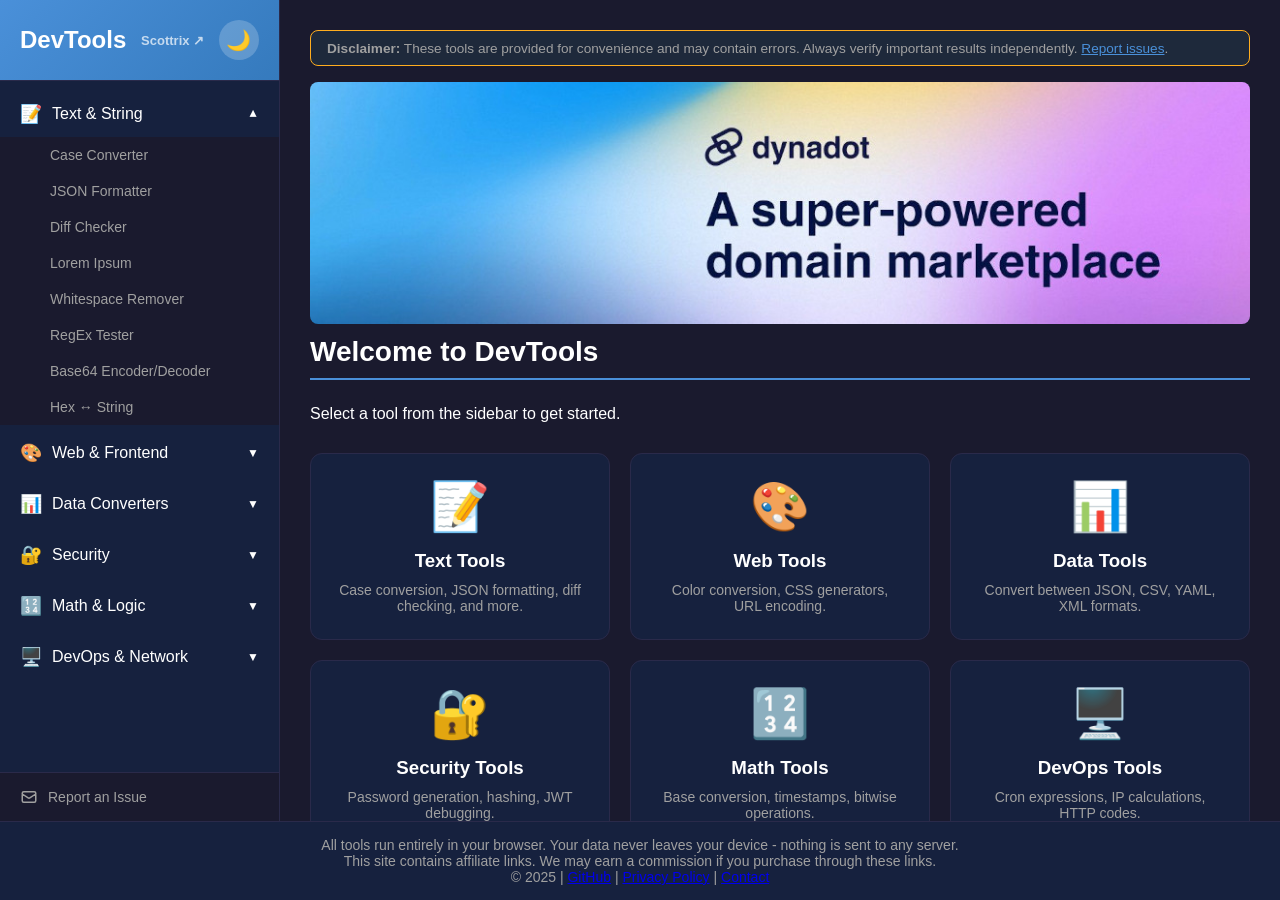
<file: index.html>
<!DOCTYPE html>
<html lang="en">
<head>
<script>/* gcanonical-redirect */(function(){var p=location.pathname,q=location.search,h=location.hash,m=/^(.*)\/index\.html$/.exec(p);if(m){location.replace(m[1]+"/"+q+h);return}if(!p.endsWith("/")&&!/\.[a-z0-9]{1,10}$/i.test(p)){location.replace(p+".html"+q+h)}})();</script>
    <meta charset="UTF-8">
    <meta name="viewport" content="width=device-width, initial-scale=1.0">
    <title>DevTools - Free Online Developer Utilities | JSON, Base64, Regex & More</title>
    
    <meta name="description" content="Free online developer tools: JSON formatter, Base64 encoder/decoder, regex tester, timestamp converter, password generator, color converter, and 30+ more utilities. All client-side, fast & private.">
    <meta name="keywords" content="json formatter, base64 encoder, base64 decoder, regex tester, timestamp converter, password generator, color converter, online developer tools, url encoder, hash generator, uuid generator, cron generator, ascii table, calculator, unit converter">
    <meta name="author" content="Scott Harrison">
    <meta name="robots" content="index, follow">
    <link rel="canonical" href="https://scottrix.github.io/devtools/">
    
    <meta property="og:title" content="DevTools - Free Online Developer Utilities">
    <meta property="og:description" content="30+ free online developer tools: JSON formatter, Base64 encoder, regex tester, timestamp converter & more. All client-side, fast & private.">
    <meta property="og:type" content="website">
    <meta property="og:url" content="https://scottrix.github.io/devtools/">
    <meta property="og:site_name" content="DevTools">
    <meta property="og:locale" content="en_US">
    
    <meta name="twitter:card" content="summary_large_image">
    <meta name="twitter:title" content="DevTools - Free Online Developer Utilities">
    <meta name="twitter:description" content="30+ free online developer tools: JSON formatter, Base64 encoder, regex tester, timestamp converter & more.">
    
    <link rel="stylesheet" href="styles.css">
    
    <script type="application/ld+json">
    {
        "@context": "https://schema.org",
        "@type": "WebApplication",
        "name": "DevTools",
        "description": "Free online developer utilities: JSON formatter, Base64 encoder/decoder, regex tester, timestamp converter, password generator, and 30+ more tools.",
        "url": "https://scottrix.github.io/devtools/",
        "applicationCategory": "DeveloperApplication",
        "operatingSystem": "Any",
        "offers": {
            "@type": "Offer",
            "price": "0",
            "priceCurrency": "USD"
        },
        "featureList": [
            "JSON Formatter",
            "Base64 Encoder/Decoder",
            "Regex Tester",
            "Unix Timestamp Converter",
            "Password Generator",
            "Hash Generator",
            "Color Converter",
            "UUID Generator",
            "Cron Expression Generator",
            "ASCII Table",
            "Calculator"
        ]
    }
    </script>
</head>
<body>
<button class="mobile-menu-btn" onclick="toggleMobileMenu()" aria-label="Toggle menu">☰</button>
<div class="app-layout">
<div class="sidebar-overlay" onclick="toggleMobileMenu()"></div>
<nav class="sidebar">
        <div class="logo">
            <h1>DevTools</h1>
            <a href="https://scottrix.github.io/" class="scottrix-home-link" title="Scottrix home">Scottrix &#8599;</a>
            <button class="theme-toggle" onclick="toggleTheme()" title="Toggle theme">
                <span id="theme-icon">🌙</span>
            </button>
        </div>
        <ul class="nav-categories">
            <li class="category">
                <span class="category-header" onclick="toggleCategory(this)">
                    <span class="icon">📝</span> Text & String
                    <span class="arrow">▼</span>
                </span>
                <ul class="nav-items">
                    <li><a href="#" data-tool="case-converter">Case Converter</a></li>
                    <li><a href="#" data-tool="json-formatter">JSON Formatter</a></li>
                    <li><a href="#" data-tool="diff-checker">Diff Checker</a></li>
                    <li><a href="#" data-tool="lorem-ipsum">Lorem Ipsum</a></li>
                    <li><a href="#" data-tool="whitespace-remover">Whitespace Remover</a></li>
                    <li><a href="#" data-tool="regex-tester">RegEx Tester</a></li>
                    <li><a href="#" data-tool="base64">Base64 Encoder/Decoder</a></li>
                    <li><a href="#" data-tool="hex-string">Hex ↔ String</a></li>
                </ul>
            </li>
            <li class="category">
                <span class="category-header" onclick="toggleCategory(this)">
                    <span class="icon">🎨</span> Web & Frontend
                    <span class="arrow">▼</span>
                </span>
                <ul class="nav-items">
                    <li><a href="#" data-tool="color-converter">Color Converter</a></li>
                    <li><a href="#" data-tool="pixel-rem">Pixel to REM/EM</a></li>
                    <li><a href="#" data-tool="css-grid">CSS Grid Generator</a></li>
                    <li><a href="#" data-tool="svg-optimizer">SVG Optimizer</a></li>
                    <li><a href="#" data-tool="url-encoder">URL Encoder/Decoder</a></li>
                    <li><a href="#" data-tool="html-entity">HTML Entity Encoder</a></li>
                </ul>
            </li>
            <li class="category">
                <span class="category-header" onclick="toggleCategory(this)">
                    <span class="icon">📊</span> Data Converters
                    <span class="arrow">▼</span>
                </span>
                <ul class="nav-items">
                    <li><a href="#" data-tool="json-csv">JSON ↔ CSV</a></li>
                    <li><a href="#" data-tool="json-yaml">JSON ↔ YAML</a></li>
                    <li><a href="#" data-tool="xml-json">XML ↔ JSON</a></li>
                    <li><a href="#" data-tool="sql-formatter">SQL Formatter</a></li>
                    <li><a href="#" data-tool="markdown-preview">Markdown Preview</a></li>
                </ul>
            </li>
            <li class="category">
                <span class="category-header" onclick="toggleCategory(this)">
                    <span class="icon">🔐</span> Security
                    <span class="arrow">▼</span>
                </span>
                <ul class="nav-items">
                    <li><a href="#" data-tool="password-generator">Password Generator</a></li>
                    <li><a href="#" data-tool="hash-generator">Hash Generator</a></li>
                    <li><a href="#" data-tool="jwt-debugger">JWT Debugger</a></li>
                    <li><a href="#" data-tool="uuid-generator">UUID Generator</a></li>
                </ul>
            </li>
            <li class="category">
                <span class="category-header" onclick="toggleCategory(this)">
                    <span class="icon">🔢</span> Math & Logic
                    <span class="arrow">▼</span>
                </span>
                <ul class="nav-items">
                    <li><a href="#" data-tool="calculator">Calculator</a></li>
                    <li><a href="#" data-tool="base-converter">Base Converter</a></li>
                    <li><a href="#" data-tool="timestamp">Unix Timestamp</a></li>
                    <li><a href="#" data-tool="bitwise">Bitwise Calculator</a></li>
                    <li><a href="#" data-tool="big-o">Big O Cheat Sheet</a></li>
                    <li><a href="#" data-tool="prime-numbers">Prime Numbers</a></li>
                    <li><a href="#" data-tool="ascii-table">ASCII Table</a></li>
                </ul>
            </li>
            <li class="category">
                <span class="category-header" onclick="toggleCategory(this)">
                    <span class="icon">🖥️</span> DevOps & Network
                    <span class="arrow">▼</span>
                </span>
                <ul class="nav-items">
                    <li><a href="#" data-tool="cron-generator">Cron Generator</a></li>
                    <li><a href="#" data-tool="ip-calculator">IP Calculator</a></li>
                    <li><a href="#" data-tool="http-status">HTTP Status Codes</a></li>
                    <li><a href="#" data-tool="curl-converter">Curl to Fetch</a></li>
                </ul>
            </li>
        </ul>
        <div class="sidebar-footer">
            <a href="mailto:devtools@scott.scottrix.co.uk" class="contact-link">
                <svg xmlns="http://www.w3.org/2000/svg" fill="none" viewBox="0 0 24 24" stroke="currentColor">
                    <path stroke-linecap="round" stroke-linejoin="round" stroke-width="2" d="M3 8l7.89 5.26a2 2 0 002.22 0L21 8M5 19h14a2 2 0 002-2V7a2 2 0 00-2-2H5a2 2 0 00-2 2v10a2 2 0 002 2z" />
                </svg>
                Report an Issue
            </a>
        </div>
    </nav>

<main class="content">
<div class="disclaimer-banner"><strong>Disclaimer:</strong> These tools are provided for convenience and may contain errors. Always verify important results independently. <a href="mailto:devtools@scott.scottrix.co.uk">Report issues</a>.</div>
<a class="fastmail-topbar" data-banner="fastmail" href="https://join.fastmail.com/0d63b2d52105" target="_blank" rel="noopener"><img src="FM Billboard 970x250.png" alt="Fastmail" loading="lazy"></a>
<a class="fastmail-topbar" data-banner="dynadot" href="https://www.dynadot.com/?ref=scottrix" target="_blank" rel="nofollow noopener" hidden><img src="dynadot-banner.jpg" alt="Dynadot — register a new domain, web hosting, SSL" loading="lazy" onerror="this.parentElement.style.display='none';document.querySelector('[data-banner=fastmail]').hidden=false"></a>
<script>(function(){var fm=document.querySelector('[data-banner=fastmail]');var dd=document.querySelector('[data-banner=dynadot]');if(Math.random()<0.5){fm.hidden=true;dd.hidden=false}})();</script>
<div id="welcome" class="tool-panel active">
    <h2>Welcome to DevTools</h2>
    <p class="welcome-msg-desktop">Select a tool from the sidebar to get started.</p>
    <p class="welcome-msg-mobile">Tap the menu button (☰) or a category below to get started.</p>
    <div class="feature-grid">
        <div class="feature-card" onclick="scrollToCategory(0)">
            <span class="feature-icon">📝</span>
            <h3>Text Tools</h3>
            <p>Case conversion, JSON formatting, diff checking, and more.</p>
        </div>
        <div class="feature-card" onclick="scrollToCategory(1)">
            <span class="feature-icon">🎨</span>
            <h3>Web Tools</h3>
            <p>Color conversion, CSS generators, URL encoding.</p>
        </div>
        <div class="feature-card" onclick="scrollToCategory(2)">
            <span class="feature-icon">📊</span>
            <h3>Data Tools</h3>
            <p>Convert between JSON, CSV, YAML, XML formats.</p>
        </div>
        <div class="feature-card" onclick="scrollToCategory(3)">
            <span class="feature-icon">🔐</span>
            <h3>Security Tools</h3>
            <p>Password generation, hashing, JWT debugging.</p>
        </div>
<div class="feature-card" onclick="scrollToCategory(4)">
            <span class="feature-icon">🔢</span>
            <h3>Math Tools</h3>
            <p>Base conversion, timestamps, bitwise operations.</p>
        </div>
        <div class="feature-card" onclick="scrollToCategory(5)">
            <span class="feature-icon">🖥️</span>
            <h3>DevOps Tools</h3>
            <p>Cron expressions, IP calculations, HTTP codes.</p>
        </div>
    </div>
</div>

        <div id="case-converter" class="tool-panel">
            <h2>Case Converter</h2>
            <div class="tool-container">
                <div class="input-section">
                    <label>Input Text:</label>
                    <textarea id="case-input" placeholder="Enter your text here..."></textarea>
                </div>
                <div class="button-group">
                    <button onclick="convertCase('camel')">camelCase</button>
                    <button onclick="convertCase('snake')">snake_case</button>
                    <button onclick="convertCase('pascal')">PascalCase</button>
                    <button onclick="convertCase('kebab')">kebab-case</button>
                    <button onclick="convertCase('upper')">UPPERCASE</button>
                    <button onclick="convertCase('lower')">lowercase</button>
                </div>
                <div class="output-section">
                    <label>Output:</label>
                    <textarea id="case-output" readonly></textarea>
                    <button onclick="copyToClipboard('case-output')" class="copy-btn">Copy</button>
                </div>
            </div>

  <div class="affiliate-section">
    <h3>Recommended</h3>
    <div class="affiliate-cards">
      <a data-amazon-search="JavaScript programming books" href="#" class="affiliate-card" target="_blank" rel="nofollow noopener">
        <div class="affiliate-card-title">Browse JavaScript Programming Books →</div>
        <div class="affiliate-card-desc">Browse javascript programming books on Amazon</div>
        <div class="affiliate-card-store"><img src="amazon-smile.svg" alt="Amazon"> amazon.<span class="affiliate-store-hint">com</span></div>
      
        <div class="affiliate-card-urgency">Essential for developers</div>
      </a>
      <a href="https://join.fastmail.com/0d63b2d52105" class="affiliate-card" target="_blank" rel="nofollow noopener">
        <div class="affiliate-card-title">Fastmail — Private Email</div>
        <div class="affiliate-card-desc">Privacy-first email with no ads and no tracking</div>
        <div class="affiliate-card-store">fastmail.com</div>
      </a>
      <a href="https://www.dynadot.com/?ref=scottrix" class="affiliate-card" target="_blank" rel="nofollow noopener">
        <div class="affiliate-card-title">Dynadot — Domain Registration →</div>
        <div class="affiliate-card-desc">Register or transfer domains with free SSL and affordable pricing</div>
        <div class="affiliate-card-store">dynadot.com</div>
      </a>
      <a href="https://zen.mention-me.com/m/ol/yv3qsjix-scott-harrison" class="affiliate-card" target="_blank" rel="nofollow noopener">
        <div class="affiliate-card-title">Zen Internet — UK Broadband →</div>
        <div class="affiliate-card-desc">Award-winning UK broadband with no data caps and great customer service</div>
        <div class="affiliate-card-store">zen.co.uk</div>
      </a>
    </div>
    <div class="affiliate-disclaimer">We may earn a commission if you purchase through these links.</div>
  </div>
        </div>

        <div id="json-formatter" class="tool-panel">
            <h2>JSON Formatter / Validator</h2>
            <div class="tool-container">
                <div class="input-section">
                    <label>Input JSON:</label>
                    <textarea id="json-input" placeholder='{"key": "value"}'></textarea>
                </div>
                <div class="button-group">
                    <button onclick="formatJSON()">Format</button>
                    <button onclick="minifyJSON()">Minify</button>
                    <button onclick="validateJSON()">Validate</button>
                </div>
                <div id="json-status" class="status-message"></div>
                <div class="output-section">
                    <label>Output:</label>
                    <textarea id="json-output" readonly></textarea>
                    <button onclick="copyToClipboard('json-output')" class="copy-btn">Copy</button>
                </div>
            </div>

  <div class="affiliate-section">
    <h3>Recommended</h3>
    <div class="affiliate-cards">
      <a data-amazon-search="Python programming books" href="#" class="affiliate-card" target="_blank" rel="nofollow noopener">
        <div class="affiliate-card-title">Browse Python Programming Books →</div>
        <div class="affiliate-card-desc">Browse python programming books on Amazon</div>
        <div class="affiliate-card-store"><img src="amazon-smile.svg" alt="Amazon"> amazon.<span class="affiliate-store-hint">com</span></div>
      
        <div class="affiliate-card-urgency">Essential for developers</div>
      </a>
      <a href="https://join.fastmail.com/0d63b2d52105" class="affiliate-card" target="_blank" rel="nofollow noopener">
        <div class="affiliate-card-title">Fastmail — Private Email</div>
        <div class="affiliate-card-desc">Privacy-first email with no ads and no tracking</div>
        <div class="affiliate-card-store">fastmail.com</div>
      </a>
      <a href="https://www.dynadot.com/?ref=scottrix" class="affiliate-card" target="_blank" rel="nofollow noopener">
        <div class="affiliate-card-title">Dynadot — Domain Registration →</div>
        <div class="affiliate-card-desc">Register or transfer domains with free SSL and affordable pricing</div>
        <div class="affiliate-card-store">dynadot.com</div>
      </a>
      <a href="https://zen.mention-me.com/m/ol/yv3qsjix-scott-harrison" class="affiliate-card" target="_blank" rel="nofollow noopener">
        <div class="affiliate-card-title">Zen Internet — UK Broadband →</div>
        <div class="affiliate-card-desc">Award-winning UK broadband with no data caps and great customer service</div>
        <div class="affiliate-card-store">zen.co.uk</div>
      </a>
    </div>
    <div class="affiliate-disclaimer">We may earn a commission if you purchase through these links.</div>
  </div>
        </div>

        <div id="diff-checker" class="tool-panel">
            <h2>Diff Checker</h2>
            <div class="tool-container diff-container">
                <div class="diff-panel">
                    <label>Original Text:</label>
                    <textarea id="diff-input1" placeholder="Enter original text..."></textarea>
                </div>
                <div class="diff-panel">
                    <label>Modified Text:</label>
                    <textarea id="diff-input2" placeholder="Enter modified text..."></textarea>
                </div>
            </div>
            <div class="button-group">
                <button onclick="computeDiff()">Compare</button>
            </div>
            <div id="diff-output" class="diff-output"></div>

  <div class="affiliate-section">
    <h3>Recommended</h3>
    <div class="affiliate-cards">
      <a data-amazon-search="Git version control books" href="#" class="affiliate-card" target="_blank" rel="nofollow noopener">
        <div class="affiliate-card-title">Browse Git Version Control Books →</div>
        <div class="affiliate-card-desc">Browse git version control books on Amazon</div>
        <div class="affiliate-card-store"><img src="amazon-smile.svg" alt="Amazon"> amazon.<span class="affiliate-store-hint">com</span></div>
      
        <div class="affiliate-card-urgency">Essential for developers</div>
      </a>
      <a href="https://join.fastmail.com/0d63b2d52105" class="affiliate-card" target="_blank" rel="nofollow noopener">
        <div class="affiliate-card-title">Fastmail — Private Email</div>
        <div class="affiliate-card-desc">Privacy-first email with no ads and no tracking</div>
        <div class="affiliate-card-store">fastmail.com</div>
      </a>
      <a href="https://www.dynadot.com/?ref=scottrix" class="affiliate-card" target="_blank" rel="nofollow noopener">
        <div class="affiliate-card-title">Dynadot — Domain Registration →</div>
        <div class="affiliate-card-desc">Register or transfer domains with free SSL and affordable pricing</div>
        <div class="affiliate-card-store">dynadot.com</div>
      </a>
      <a href="https://zen.mention-me.com/m/ol/yv3qsjix-scott-harrison" class="affiliate-card" target="_blank" rel="nofollow noopener">
        <div class="affiliate-card-title">Zen Internet — UK Broadband →</div>
        <div class="affiliate-card-desc">Award-winning UK broadband with no data caps and great customer service</div>
        <div class="affiliate-card-store">zen.co.uk</div>
      </a>
    </div>
    <div class="affiliate-disclaimer">We may earn a commission if you purchase through these links.</div>
  </div>
        </div>

        <div id="lorem-ipsum" class="tool-panel">
            <h2>Lorem Ipsum Generator</h2>
            <div class="tool-container">
                <div class="input-section">
                    <div class="form-row">
                        <label>Paragraphs:</label>
                        <input type="number" id="lorem-paragraphs" value="3" min="1" max="20">
                    </div>
                    <div class="form-row">
                        <label>Type:</label>
                        <select id="lorem-type">
                            <option value="paragraphs">Paragraphs</option>
                            <option value="sentences">Sentences</option>
                            <option value="words">Words</option>
                        </select>
                    </div>
                    <div class="form-row">
                        <label>Start with "Lorem ipsum...":</label>
                        <input type="checkbox" id="lorem-start" checked>
                    </div>
                </div>
                <div class="button-group">
                    <button onclick="generateLorem()">Generate</button>
                </div>
                <div class="output-section">
                    <textarea id="lorem-output" readonly></textarea>
                    <button onclick="copyToClipboard('lorem-output')" class="copy-btn">Copy</button>
                </div>
            </div>

  <div class="affiliate-section">
    <h3>Recommended</h3>
    <div class="affiliate-cards">
      <a data-amazon-search="UX web design books" href="#" class="affiliate-card" target="_blank" rel="nofollow noopener">
        <div class="affiliate-card-title">Browse UX Web Design Books →</div>
        <div class="affiliate-card-desc">Browse ux web design books on Amazon</div>
        <div class="affiliate-card-store"><img src="amazon-smile.svg" alt="Amazon"> amazon.<span class="affiliate-store-hint">com</span></div>
      
        <div class="affiliate-card-urgency">Essential for developers</div>
      </a>
      <a href="https://join.fastmail.com/0d63b2d52105" class="affiliate-card" target="_blank" rel="nofollow noopener">
        <div class="affiliate-card-title">Fastmail — Private Email</div>
        <div class="affiliate-card-desc">Privacy-first email with no ads and no tracking</div>
        <div class="affiliate-card-store">fastmail.com</div>
      </a>
      <a href="https://www.dynadot.com/?ref=scottrix" class="affiliate-card" target="_blank" rel="nofollow noopener">
        <div class="affiliate-card-title">Dynadot — Domain Registration →</div>
        <div class="affiliate-card-desc">Register or transfer domains with free SSL and affordable pricing</div>
        <div class="affiliate-card-store">dynadot.com</div>
      </a>
      <a href="https://zen.mention-me.com/m/ol/yv3qsjix-scott-harrison" class="affiliate-card" target="_blank" rel="nofollow noopener">
        <div class="affiliate-card-title">Zen Internet — UK Broadband →</div>
        <div class="affiliate-card-desc">Award-winning UK broadband with no data caps and great customer service</div>
        <div class="affiliate-card-store">zen.co.uk</div>
      </a>
    </div>
    <div class="affiliate-disclaimer">We may earn a commission if you purchase through these links.</div>
  </div>
        </div>

        <div id="whitespace-remover" class="tool-panel">
            <h2>Whitespace Remover</h2>
            <div class="tool-container">
                <div class="input-section">
                    <label>Input Text:</label>
                    <textarea id="ws-input" placeholder="Enter text with extra whitespace..."></textarea>
                </div>
                <div class="checkbox-group">
                    <label><input type="checkbox" id="ws-trailing" checked> Remove trailing spaces</label>
                    <label><input type="checkbox" id="ws-double" checked> Remove double spaces</label>
                    <label><input type="checkbox" id="ws-empty" checked> Remove empty lines</label>
                    <label><input type="checkbox" id="ws-leading"> Remove leading spaces</label>
                </div>
                <div class="button-group">
                    <button onclick="removeWhitespace()">Process</button>
                </div>
                <div class="output-section">
                    <label>Output:</label>
                    <textarea id="ws-output" readonly></textarea>
                    <button onclick="copyToClipboard('ws-output')" class="copy-btn">Copy</button>
                </div>
            </div>

  <div class="affiliate-section">
    <h3>Recommended</h3>
    <div class="affiliate-cards">
      <a data-amazon-search="Python programming books" href="#" class="affiliate-card" target="_blank" rel="nofollow noopener">
        <div class="affiliate-card-title">Browse Python Programming Books →</div>
        <div class="affiliate-card-desc">Browse python programming books on Amazon</div>
        <div class="affiliate-card-store"><img src="amazon-smile.svg" alt="Amazon"> amazon.<span class="affiliate-store-hint">com</span></div>
      
        <div class="affiliate-card-urgency">Essential for developers</div>
      </a>
      <a href="https://join.fastmail.com/0d63b2d52105" class="affiliate-card" target="_blank" rel="nofollow noopener">
        <div class="affiliate-card-title">Fastmail — Private Email</div>
        <div class="affiliate-card-desc">Privacy-first email with no ads and no tracking</div>
        <div class="affiliate-card-store">fastmail.com</div>
      </a>
      <a href="https://www.dynadot.com/?ref=scottrix" class="affiliate-card" target="_blank" rel="nofollow noopener">
        <div class="affiliate-card-title">Dynadot — Domain Registration →</div>
        <div class="affiliate-card-desc">Register or transfer domains with free SSL and affordable pricing</div>
        <div class="affiliate-card-store">dynadot.com</div>
      </a>
      <a href="https://zen.mention-me.com/m/ol/yv3qsjix-scott-harrison" class="affiliate-card" target="_blank" rel="nofollow noopener">
        <div class="affiliate-card-title">Zen Internet — UK Broadband →</div>
        <div class="affiliate-card-desc">Award-winning UK broadband with no data caps and great customer service</div>
        <div class="affiliate-card-store">zen.co.uk</div>
      </a>
    </div>
    <div class="affiliate-disclaimer">We may earn a commission if you purchase through these links.</div>
  </div>
        </div>

        <div id="regex-tester" class="tool-panel">
            <h2>RegEx Tester</h2>
            <div class="tool-container">
                <div class="input-section">
                    <div class="form-row">
                        <label>Pattern:</label>
                        <input type="text" id="regex-pattern" placeholder="Enter regex pattern...">
                    </div>
                    <div class="form-row">
                        <label>Flags:</label>
                        <div class="flag-checkboxes">
                            <label><input type="checkbox" id="flag-g" checked> g (global)</label>
                            <label><input type="checkbox" id="flag-i"> i (case insensitive)</label>
                            <label><input type="checkbox" id="flag-m"> m (multiline)</label>
                        </div>
                    </div>
                    <label>Test String:</label>
                    <textarea id="regex-input" placeholder="Enter test string..."></textarea>
                </div>
                <div class="button-group">
                    <button onclick="testRegex()">Test</button>
                </div>
                <div id="regex-output" class="regex-output">
                    <div class="matches-section">
                        <h4>Matches:</h4>
                        <div id="regex-matches"></div>
                    </div>
                </div>
            </div>

  <div class="affiliate-section">
    <h3>Recommended</h3>
    <div class="affiliate-cards">
      <a data-amazon-search="Regular expressions books" href="#" class="affiliate-card" target="_blank" rel="nofollow noopener">
        <div class="affiliate-card-title">Browse Regular Expressions Books →</div>
        <div class="affiliate-card-desc">Browse regular expressions books on Amazon</div>
        <div class="affiliate-card-store"><img src="amazon-smile.svg" alt="Amazon"> amazon.<span class="affiliate-store-hint">com</span></div>
      
        <div class="affiliate-card-urgency">Essential for developers</div>
      </a>
      <a href="https://join.fastmail.com/0d63b2d52105" class="affiliate-card" target="_blank" rel="nofollow noopener">
        <div class="affiliate-card-title">Fastmail — Private Email</div>
        <div class="affiliate-card-desc">Privacy-first email with no ads and no tracking</div>
        <div class="affiliate-card-store">fastmail.com</div>
      </a>
      <a href="https://www.dynadot.com/?ref=scottrix" class="affiliate-card" target="_blank" rel="nofollow noopener">
        <div class="affiliate-card-title">Dynadot — Domain Registration →</div>
        <div class="affiliate-card-desc">Register or transfer domains with free SSL and affordable pricing</div>
        <div class="affiliate-card-store">dynadot.com</div>
      </a>
      <a href="https://zen.mention-me.com/m/ol/yv3qsjix-scott-harrison" class="affiliate-card" target="_blank" rel="nofollow noopener">
        <div class="affiliate-card-title">Zen Internet — UK Broadband →</div>
        <div class="affiliate-card-desc">Award-winning UK broadband with no data caps and great customer service</div>
        <div class="affiliate-card-store">zen.co.uk</div>
      </a>
    </div>
    <div class="affiliate-disclaimer">We may earn a commission if you purchase through these links.</div>
  </div>
        </div>

        <div id="base64" class="tool-panel">
            <h2>Base64 Encoder / Decoder</h2>
            <div class="tool-container">
                <div class="input-section">
                    <label>Input:</label>
                    <textarea id="base64-input" placeholder="Enter text to encode or Base64 to decode..."></textarea>
                </div>
                <div class="button-group">
                    <button onclick="encodeBase64()">Encode</button>
                    <button onclick="decodeBase64()">Decode</button>
                </div>
                <div class="output-section">
                    <label>Output:</label>
                    <textarea id="base64-output" readonly></textarea>
                    <button onclick="copyToClipboard('base64-output')" class="copy-btn">Copy</button>
                </div>
            </div>

  <div class="affiliate-section">
    <h3>Recommended</h3>
    <div class="affiliate-cards">
      <a data-amazon-search="Cryptography books" href="#" class="affiliate-card" target="_blank" rel="nofollow noopener">
        <div class="affiliate-card-title">Cryptography Books</div>
        <div class="affiliate-card-desc">Browse cryptography books on Amazon</div>
        <div class="affiliate-card-store"><img src="amazon-smile.svg" alt="Amazon"> amazon.<span class="affiliate-store-hint">com</span></div>
      
        <div class="affiliate-card-urgency">Essential for developers</div>
      </a>
      <a href="https://join.fastmail.com/0d63b2d52105" class="affiliate-card" target="_blank" rel="nofollow noopener">
        <div class="affiliate-card-title">Fastmail — Private Email</div>
        <div class="affiliate-card-desc">Privacy-first email with no ads and no tracking</div>
        <div class="affiliate-card-store">fastmail.com</div>
      </a>
      <a href="https://www.dynadot.com/?ref=scottrix" class="affiliate-card" target="_blank" rel="nofollow noopener">
        <div class="affiliate-card-title">Dynadot — Domain Registration →</div>
        <div class="affiliate-card-desc">Register or transfer domains with free SSL and affordable pricing</div>
        <div class="affiliate-card-store">dynadot.com</div>
      </a>
      <a href="https://zen.mention-me.com/m/ol/yv3qsjix-scott-harrison" class="affiliate-card" target="_blank" rel="nofollow noopener">
        <div class="affiliate-card-title">Zen Internet — UK Broadband →</div>
        <div class="affiliate-card-desc">Award-winning UK broadband with no data caps and great customer service</div>
        <div class="affiliate-card-store">zen.co.uk</div>
      </a>
    </div>
    <div class="affiliate-disclaimer">We may earn a commission if you purchase through these links.</div>
  </div>
        </div>

        <div id="hex-string" class="tool-panel">
            <h2>Hex ↔ String Converter</h2>
            <div class="tool-container">
                <div class="input-section">
                    <label>Input:</label>
                    <textarea id="hex-input" placeholder="Enter text or hex string (e.g., 48656c6c6f)"></textarea>
                </div>
                <div class="checkbox-group">
                    <label><input type="checkbox" id="hex-spaces" checked> Add spaces between hex bytes</label>
                    <label><input type="checkbox" id="hex-uppercase"> Uppercase hex letters</label>
                </div>
                <div class="button-group">
                    <button onclick="stringToHex()">String → Hex</button>
                    <button onclick="hexToString()">Hex → String</button>
                </div>
                <div class="output-section">
                    <label>Output:</label>
                    <textarea id="hex-output" readonly></textarea>
                    <button onclick="copyToClipboard('hex-output')" class="copy-btn">Copy</button>
                </div>
            </div>

  <div class="affiliate-section">
    <h3>Recommended</h3>
    <div class="affiliate-cards">
      <a data-amazon-search="Cryptography books" href="#" class="affiliate-card" target="_blank" rel="nofollow noopener">
        <div class="affiliate-card-title">Cryptography Books</div>
        <div class="affiliate-card-desc">Browse cryptography books on Amazon</div>
        <div class="affiliate-card-store"><img src="amazon-smile.svg" alt="Amazon"> amazon.<span class="affiliate-store-hint">com</span></div>
      
        <div class="affiliate-card-urgency">Essential for developers</div>
      </a>
      <a href="https://join.fastmail.com/0d63b2d52105" class="affiliate-card" target="_blank" rel="nofollow noopener">
        <div class="affiliate-card-title">Fastmail — Private Email</div>
        <div class="affiliate-card-desc">Privacy-first email with no ads and no tracking</div>
        <div class="affiliate-card-store">fastmail.com</div>
      </a>
      <a href="https://www.dynadot.com/?ref=scottrix" class="affiliate-card" target="_blank" rel="nofollow noopener">
        <div class="affiliate-card-title">Dynadot — Domain Registration →</div>
        <div class="affiliate-card-desc">Register or transfer domains with free SSL and affordable pricing</div>
        <div class="affiliate-card-store">dynadot.com</div>
      </a>
      <a href="https://zen.mention-me.com/m/ol/yv3qsjix-scott-harrison" class="affiliate-card" target="_blank" rel="nofollow noopener">
        <div class="affiliate-card-title">Zen Internet — UK Broadband →</div>
        <div class="affiliate-card-desc">Award-winning UK broadband with no data caps and great customer service</div>
        <div class="affiliate-card-store">zen.co.uk</div>
      </a>
    </div>
    <div class="affiliate-disclaimer">We may earn a commission if you purchase through these links.</div>
  </div>
        </div>

        <div id="color-converter" class="tool-panel">
            <h2>Color Converter</h2>
            <div class="tool-container">
                <div class="color-preview-section">
                    <div class="color-preview" id="color-preview"></div>
                    <input type="color" id="color-picker" value="#4A90D9">
                </div>
                <div class="input-section">
                    <div class="form-row">
                        <label>HEX:</label>
                        <input type="text" id="color-hex" placeholder="#4A90D9">
                    </div>
                    <div class="form-row">
                        <label>RGB:</label>
                        <input type="text" id="color-rgb" placeholder="rgb(74, 144, 217)">
                    </div>
                    <div class="form-row">
                        <label>HSL:</label>
                        <input type="text" id="color-hsl" placeholder="hsl(210, 65%, 57%)">
                    </div>
                </div>
                <div class="button-group">
                    <button onclick="convertColor('hex')">From HEX</button>
                    <button onclick="convertColor('rgb')">From RGB</button>
                    <button onclick="convertColor('hsl')">From HSL</button>
                </div>
            </div>

  <div class="affiliate-section">
    <h3>Recommended</h3>
    <div class="affiliate-cards">
      <a data-amazon-search="UX web design books" href="#" class="affiliate-card" target="_blank" rel="nofollow noopener">
        <div class="affiliate-card-title">Browse UX Web Design Books →</div>
        <div class="affiliate-card-desc">Browse ux web design books on Amazon</div>
        <div class="affiliate-card-store"><img src="amazon-smile.svg" alt="Amazon"> amazon.<span class="affiliate-store-hint">com</span></div>
      
        <div class="affiliate-card-urgency">Essential for developers</div>
      </a>
      <a href="https://join.fastmail.com/0d63b2d52105" class="affiliate-card" target="_blank" rel="nofollow noopener">
        <div class="affiliate-card-title">Fastmail — Private Email</div>
        <div class="affiliate-card-desc">Privacy-first email with no ads and no tracking</div>
        <div class="affiliate-card-store">fastmail.com</div>
      </a>
      <a href="https://www.dynadot.com/?ref=scottrix" class="affiliate-card" target="_blank" rel="nofollow noopener">
        <div class="affiliate-card-title">Dynadot — Domain Registration →</div>
        <div class="affiliate-card-desc">Register or transfer domains with free SSL and affordable pricing</div>
        <div class="affiliate-card-store">dynadot.com</div>
      </a>
      <a href="https://zen.mention-me.com/m/ol/yv3qsjix-scott-harrison" class="affiliate-card" target="_blank" rel="nofollow noopener">
        <div class="affiliate-card-title">Zen Internet — UK Broadband →</div>
        <div class="affiliate-card-desc">Award-winning UK broadband with no data caps and great customer service</div>
        <div class="affiliate-card-store">zen.co.uk</div>
      </a>
    </div>
    <div class="affiliate-disclaimer">We may earn a commission if you purchase through these links.</div>
  </div>
        </div>

        <div id="pixel-rem" class="tool-panel">
            <h2>Pixel to REM / EM Converter</h2>
            <div class="tool-container">
                <div class="form-row">
                    <label>Base Font Size (px):</label>
                    <input type="number" id="base-font-size" value="16" min="1">
                </div>
                <div class="converter-grid">
                    <div class="converter-col">
                        <h4>Pixels</h4>
                        <input type="number" id="px-value" placeholder="Enter px">
                        <div class="button-group vertical">
                            <button onclick="pxToRem()">Convert to REM →</button>
                            <button onclick="pxToEm()">Convert to EM →</button>
                        </div>
                    </div>
                    <div class="converter-col">
                        <h4>REM</h4>
                        <input type="number" id="rem-value" placeholder="Enter rem" step="0.001">
                        <button onclick="remToPx()">← Convert to PX</button>
                    </div>
                </div>
                <div id="px-result" class="result-display"></div>
            </div>

  <div class="affiliate-section">
    <h3>Recommended</h3>
    <div class="affiliate-cards">
      <a data-amazon-search="CSS web design books" href="#" class="affiliate-card" target="_blank" rel="nofollow noopener">
        <div class="affiliate-card-title">CSS Web Design Books</div>
        <div class="affiliate-card-desc">Browse css web design books on Amazon</div>
        <div class="affiliate-card-store"><img src="amazon-smile.svg" alt="Amazon"> amazon.<span class="affiliate-store-hint">com</span></div>
      
        <div class="affiliate-card-urgency">Essential for developers</div>
      </a>
      <a href="https://join.fastmail.com/0d63b2d52105" class="affiliate-card" target="_blank" rel="nofollow noopener">
        <div class="affiliate-card-title">Fastmail — Private Email</div>
        <div class="affiliate-card-desc">Privacy-first email with no ads and no tracking</div>
        <div class="affiliate-card-store">fastmail.com</div>
      </a>
      <a href="https://www.dynadot.com/?ref=scottrix" class="affiliate-card" target="_blank" rel="nofollow noopener">
        <div class="affiliate-card-title">Dynadot — Domain Registration →</div>
        <div class="affiliate-card-desc">Register or transfer domains with free SSL and affordable pricing</div>
        <div class="affiliate-card-store">dynadot.com</div>
      </a>
      <a href="https://zen.mention-me.com/m/ol/yv3qsjix-scott-harrison" class="affiliate-card" target="_blank" rel="nofollow noopener">
        <div class="affiliate-card-title">Zen Internet — UK Broadband →</div>
        <div class="affiliate-card-desc">Award-winning UK broadband with no data caps and great customer service</div>
        <div class="affiliate-card-store">zen.co.uk</div>
      </a>
    </div>
    <div class="affiliate-disclaimer">We may earn a commission if you purchase through these links.</div>
  </div>
        </div>

        <div id="css-grid" class="tool-panel">
            <h2>CSS Grid Generator</h2>
            <div class="tool-container">
                <div class="grid-controls">
                    <div class="form-row">
                        <label>Columns:</label>
                        <input type="number" id="grid-cols" value="3" min="1" max="12">
                    </div>
                    <div class="form-row">
                        <label>Rows:</label>
                        <input type="number" id="grid-rows" value="2" min="1" max="12">
                    </div>
                    <div class="form-row">
                        <label>Gap (px):</label>
                        <input type="number" id="grid-gap" value="20" min="0" max="100">
                    </div>
                    <div class="form-row">
                        <label>Column Width:</label>
                        <select id="grid-col-type">
                            <option value="fr">fr (flexible)</option>
                            <option value="px">px (fixed)</option>
                            <option value="%">% (percentage)</option>
                        </select>
                    </div>
                </div>
                <div class="button-group">
                    <button onclick="generateGrid()">Generate</button>
                </div>
                <div class="grid-preview" id="grid-preview"></div>
                <div class="output-section">
                    <label>CSS Code:</label>
                    <textarea id="grid-output" readonly></textarea>
                    <button onclick="copyToClipboard('grid-output')" class="copy-btn">Copy</button>
                </div>
            </div>

  <div class="affiliate-section">
    <h3>Recommended</h3>
    <div class="affiliate-cards">
      <a data-amazon-search="CSS web design books" href="#" class="affiliate-card" target="_blank" rel="nofollow noopener">
        <div class="affiliate-card-title">CSS Web Design Books</div>
        <div class="affiliate-card-desc">Browse css web design books on Amazon</div>
        <div class="affiliate-card-store"><img src="amazon-smile.svg" alt="Amazon"> amazon.<span class="affiliate-store-hint">com</span></div>
      
        <div class="affiliate-card-urgency">Essential for developers</div>
      </a>
      <a href="https://join.fastmail.com/0d63b2d52105" class="affiliate-card" target="_blank" rel="nofollow noopener">
        <div class="affiliate-card-title">Fastmail — Private Email</div>
        <div class="affiliate-card-desc">Privacy-first email with no ads and no tracking</div>
        <div class="affiliate-card-store">fastmail.com</div>
      </a>
      <a href="https://www.dynadot.com/?ref=scottrix" class="affiliate-card" target="_blank" rel="nofollow noopener">
        <div class="affiliate-card-title">Dynadot — Domain Registration →</div>
        <div class="affiliate-card-desc">Register or transfer domains with free SSL and affordable pricing</div>
        <div class="affiliate-card-store">dynadot.com</div>
      </a>
      <a href="https://zen.mention-me.com/m/ol/yv3qsjix-scott-harrison" class="affiliate-card" target="_blank" rel="nofollow noopener">
        <div class="affiliate-card-title">Zen Internet — UK Broadband →</div>
        <div class="affiliate-card-desc">Award-winning UK broadband with no data caps and great customer service</div>
        <div class="affiliate-card-store">zen.co.uk</div>
      </a>
    </div>
    <div class="affiliate-disclaimer">We may earn a commission if you purchase through these links.</div>
  </div>
        </div>

        <div id="svg-optimizer" class="tool-panel">
            <h2>SVG Optimizer</h2>
            <div class="tool-container">
                <div class="input-section">
                    <label>Input SVG:</label>
                    <textarea id="svg-input" placeholder="Paste your SVG code..."></textarea>
                </div>
                <div class="checkbox-group">
                    <label><input type="checkbox" id="svg-remove-comments" checked> Remove comments</label>
                    <label><input type="checkbox" id="svg-remove-metadata" checked> Remove metadata</label>
                    <label><input type="checkbox" id="svg-collapse-whitespace" checked> Collapse whitespace</label>
                </div>
                <div class="button-group">
                    <button onclick="optimizeSvg()">Optimize</button>
                </div>
                <div class="stats-row">
                    <span>Original: <strong id="svg-original-size">0</strong> bytes</span>
                    <span>Optimized: <strong id="svg-optimized-size">0</strong> bytes</span>
                    <span>Saved: <strong id="svg-saved">0</strong>%</span>
                </div>
                <div class="output-section">
                    <label>Output SVG:</label>
                    <textarea id="svg-output" readonly></textarea>
                    <button onclick="copyToClipboard('svg-output')" class="copy-btn">Copy</button>
                </div>
            </div>

  <div class="affiliate-section">
    <h3>Recommended</h3>
    <div class="affiliate-cards">
      <a data-amazon-search="JavaScript programming books" href="#" class="affiliate-card" target="_blank" rel="nofollow noopener">
        <div class="affiliate-card-title">Browse JavaScript Programming Books →</div>
        <div class="affiliate-card-desc">Browse javascript programming books on Amazon</div>
        <div class="affiliate-card-store"><img src="amazon-smile.svg" alt="Amazon"> amazon.<span class="affiliate-store-hint">com</span></div>
      
        <div class="affiliate-card-urgency">Essential for developers</div>
      </a>
      <a href="https://join.fastmail.com/0d63b2d52105" class="affiliate-card" target="_blank" rel="nofollow noopener">
        <div class="affiliate-card-title">Fastmail — Private Email</div>
        <div class="affiliate-card-desc">Privacy-first email with no ads and no tracking</div>
        <div class="affiliate-card-store">fastmail.com</div>
      </a>
      <a href="https://www.dynadot.com/?ref=scottrix" class="affiliate-card" target="_blank" rel="nofollow noopener">
        <div class="affiliate-card-title">Dynadot — Domain Registration →</div>
        <div class="affiliate-card-desc">Register or transfer domains with free SSL and affordable pricing</div>
        <div class="affiliate-card-store">dynadot.com</div>
      </a>
      <a href="https://zen.mention-me.com/m/ol/yv3qsjix-scott-harrison" class="affiliate-card" target="_blank" rel="nofollow noopener">
        <div class="affiliate-card-title">Zen Internet — UK Broadband →</div>
        <div class="affiliate-card-desc">Award-winning UK broadband with no data caps and great customer service</div>
        <div class="affiliate-card-store">zen.co.uk</div>
      </a>
    </div>
    <div class="affiliate-disclaimer">We may earn a commission if you purchase through these links.</div>
  </div>
        </div>

        <div id="url-encoder" class="tool-panel">
            <h2>URL Encoder / Decoder</h2>
            <div class="tool-container">
                <div class="input-section">
                    <label>Input:</label>
                    <textarea id="url-input" placeholder="Enter URL or encoded string..."></textarea>
                </div>
                <div class="button-group">
                    <button onclick="encodeURL()">Encode</button>
                    <button onclick="decodeURL()">Decode</button>
                    <button onclick="encodeURLComponent()">Encode Component</button>
                    <button onclick="decodeURLComponent()">Decode Component</button>
                </div>
                <div class="output-section">
                    <label>Output:</label>
                    <textarea id="url-output" readonly></textarea>
                    <button onclick="copyToClipboard('url-output')" class="copy-btn">Copy</button>
                </div>
            </div>

  <div class="affiliate-section">
    <h3>Recommended</h3>
    <div class="affiliate-cards">
      <a data-amazon-search="Git version control books" href="#" class="affiliate-card" target="_blank" rel="nofollow noopener">
        <div class="affiliate-card-title">Browse Git Version Control Books →</div>
        <div class="affiliate-card-desc">Browse git version control books on Amazon</div>
        <div class="affiliate-card-store"><img src="amazon-smile.svg" alt="Amazon"> amazon.<span class="affiliate-store-hint">com</span></div>
      
        <div class="affiliate-card-urgency">Essential for developers</div>
      </a>
      <a href="https://join.fastmail.com/0d63b2d52105" class="affiliate-card" target="_blank" rel="nofollow noopener">
        <div class="affiliate-card-title">Fastmail — Private Email</div>
        <div class="affiliate-card-desc">Privacy-first email with no ads and no tracking</div>
        <div class="affiliate-card-store">fastmail.com</div>
      </a>
      <a href="https://www.dynadot.com/?ref=scottrix" class="affiliate-card" target="_blank" rel="nofollow noopener">
        <div class="affiliate-card-title">Dynadot — Domain Registration →</div>
        <div class="affiliate-card-desc">Register or transfer domains with free SSL and affordable pricing</div>
        <div class="affiliate-card-store">dynadot.com</div>
      </a>
      <a href="https://zen.mention-me.com/m/ol/yv3qsjix-scott-harrison" class="affiliate-card" target="_blank" rel="nofollow noopener">
        <div class="affiliate-card-title">Zen Internet — UK Broadband →</div>
        <div class="affiliate-card-desc">Award-winning UK broadband with no data caps and great customer service</div>
        <div class="affiliate-card-store">zen.co.uk</div>
      </a>
    </div>
    <div class="affiliate-disclaimer">We may earn a commission if you purchase through these links.</div>
  </div>
        </div>

        <div id="html-entity" class="tool-panel">
            <h2>HTML Entity Encoder / Decoder</h2>
            <div class="tool-container">
                <div class="input-section">
                    <label>Input:</label>
                    <textarea id="entity-input" placeholder="Enter text with < > & etc. or HTML entities..."></textarea>
                </div>
                <div class="button-group">
                    <button onclick="encodeHTMLEntities()">Encode</button>
                    <button onclick="decodeHTMLEntities()">Decode</button>
                </div>
                <div class="output-section">
                    <label>Output:</label>
                    <textarea id="entity-output" readonly></textarea>
                    <button onclick="copyToClipboard('entity-output')" class="copy-btn">Copy</button>
                </div>
            </div>

  <div class="affiliate-section">
    <h3>Recommended</h3>
    <div class="affiliate-cards">
      <a data-amazon-search="CSS web design books" href="#" class="affiliate-card" target="_blank" rel="nofollow noopener">
        <div class="affiliate-card-title">CSS Web Design Books</div>
        <div class="affiliate-card-desc">Browse css web design books on Amazon</div>
        <div class="affiliate-card-store"><img src="amazon-smile.svg" alt="Amazon"> amazon.<span class="affiliate-store-hint">com</span></div>
      
        <div class="affiliate-card-urgency">Essential for developers</div>
      </a>
      <a href="https://join.fastmail.com/0d63b2d52105" class="affiliate-card" target="_blank" rel="nofollow noopener">
        <div class="affiliate-card-title">Fastmail — Private Email</div>
        <div class="affiliate-card-desc">Privacy-first email with no ads and no tracking</div>
        <div class="affiliate-card-store">fastmail.com</div>
      </a>
      <a href="https://www.dynadot.com/?ref=scottrix" class="affiliate-card" target="_blank" rel="nofollow noopener">
        <div class="affiliate-card-title">Dynadot — Domain Registration →</div>
        <div class="affiliate-card-desc">Register or transfer domains with free SSL and affordable pricing</div>
        <div class="affiliate-card-store">dynadot.com</div>
      </a>
      <a href="https://zen.mention-me.com/m/ol/yv3qsjix-scott-harrison" class="affiliate-card" target="_blank" rel="nofollow noopener">
        <div class="affiliate-card-title">Zen Internet — UK Broadband →</div>
        <div class="affiliate-card-desc">Award-winning UK broadband with no data caps and great customer service</div>
        <div class="affiliate-card-store">zen.co.uk</div>
      </a>
    </div>
    <div class="affiliate-disclaimer">We may earn a commission if you purchase through these links.</div>
  </div>
        </div>

        <div id="json-csv" class="tool-panel">
            <h2>JSON ↔ CSV Converter</h2>
            <div class="tool-container">
                <div class="input-section">
                    <label>Input:</label>
                    <textarea id="json-csv-input" placeholder="Paste JSON array or CSV data..."></textarea>
                </div>
                <div class="button-group">
                    <button onclick="jsonToCSV()">JSON → CSV</button>
                    <button onclick="csvToJSON()">CSV → JSON</button>
                </div>
                <div class="output-section">
                    <label>Output:</label>
                    <textarea id="json-csv-output" readonly></textarea>
                    <button onclick="copyToClipboard('json-csv-output')" class="copy-btn">Copy</button>
                </div>
            </div>

  <div class="affiliate-section">
    <h3>Recommended</h3>
    <div class="affiliate-cards">
      <a data-amazon-search="Python programming books" href="#" class="affiliate-card" target="_blank" rel="nofollow noopener">
        <div class="affiliate-card-title">Browse Python Programming Books →</div>
        <div class="affiliate-card-desc">Browse python programming books on Amazon</div>
        <div class="affiliate-card-store"><img src="amazon-smile.svg" alt="Amazon"> amazon.<span class="affiliate-store-hint">com</span></div>
      
        <div class="affiliate-card-urgency">Essential for developers</div>
      </a>
      <a href="https://join.fastmail.com/0d63b2d52105" class="affiliate-card" target="_blank" rel="nofollow noopener">
        <div class="affiliate-card-title">Fastmail — Private Email</div>
        <div class="affiliate-card-desc">Privacy-first email with no ads and no tracking</div>
        <div class="affiliate-card-store">fastmail.com</div>
      </a>
      <a href="https://www.dynadot.com/?ref=scottrix" class="affiliate-card" target="_blank" rel="nofollow noopener">
        <div class="affiliate-card-title">Dynadot — Domain Registration →</div>
        <div class="affiliate-card-desc">Register or transfer domains with free SSL and affordable pricing</div>
        <div class="affiliate-card-store">dynadot.com</div>
      </a>
      <a href="https://zen.mention-me.com/m/ol/yv3qsjix-scott-harrison" class="affiliate-card" target="_blank" rel="nofollow noopener">
        <div class="affiliate-card-title">Zen Internet — UK Broadband →</div>
        <div class="affiliate-card-desc">Award-winning UK broadband with no data caps and great customer service</div>
        <div class="affiliate-card-store">zen.co.uk</div>
      </a>
    </div>
    <div class="affiliate-disclaimer">We may earn a commission if you purchase through these links.</div>
  </div>
        </div>

        <div id="json-yaml" class="tool-panel">
            <h2>JSON ↔ YAML Converter</h2>
            <div class="tool-container">
                <div class="input-section">
                    <label>Input:</label>
                    <textarea id="json-yaml-input" placeholder="Paste JSON or YAML..."></textarea>
                </div>
                <div class="button-group">
                    <button onclick="jsonToYAML()">JSON → YAML</button>
                    <button onclick="yamlToJSON()">YAML → JSON</button>
                </div>
                <div class="output-section">
                    <label>Output:</label>
                    <textarea id="json-yaml-output" readonly></textarea>
                    <button onclick="copyToClipboard('json-yaml-output')" class="copy-btn">Copy</button>
                </div>
            </div>

  <div class="affiliate-section">
    <h3>Recommended</h3>
    <div class="affiliate-cards">
      <a data-amazon-search="Python programming books" href="#" class="affiliate-card" target="_blank" rel="nofollow noopener">
        <div class="affiliate-card-title">Browse Python Programming Books →</div>
        <div class="affiliate-card-desc">Browse python programming books on Amazon</div>
        <div class="affiliate-card-store"><img src="amazon-smile.svg" alt="Amazon"> amazon.<span class="affiliate-store-hint">com</span></div>
      
        <div class="affiliate-card-urgency">Essential for developers</div>
      </a>
      <a href="https://join.fastmail.com/0d63b2d52105" class="affiliate-card" target="_blank" rel="nofollow noopener">
        <div class="affiliate-card-title">Fastmail — Private Email</div>
        <div class="affiliate-card-desc">Privacy-first email with no ads and no tracking</div>
        <div class="affiliate-card-store">fastmail.com</div>
      </a>
      <a href="https://www.dynadot.com/?ref=scottrix" class="affiliate-card" target="_blank" rel="nofollow noopener">
        <div class="affiliate-card-title">Dynadot — Domain Registration →</div>
        <div class="affiliate-card-desc">Register or transfer domains with free SSL and affordable pricing</div>
        <div class="affiliate-card-store">dynadot.com</div>
      </a>
      <a href="https://zen.mention-me.com/m/ol/yv3qsjix-scott-harrison" class="affiliate-card" target="_blank" rel="nofollow noopener">
        <div class="affiliate-card-title">Zen Internet — UK Broadband →</div>
        <div class="affiliate-card-desc">Award-winning UK broadband with no data caps and great customer service</div>
        <div class="affiliate-card-store">zen.co.uk</div>
      </a>
    </div>
    <div class="affiliate-disclaimer">We may earn a commission if you purchase through these links.</div>
  </div>
        </div>

        <div id="xml-json" class="tool-panel">
            <h2>XML ↔ JSON Converter</h2>
            <div class="tool-container">
                <div class="input-section">
                    <label>Input:</label>
                    <textarea id="xml-json-input" placeholder="Paste XML or JSON..."></textarea>
                </div>
                <div class="button-group">
                    <button onclick="xmlToJSON()">XML → JSON</button>
                    <button onclick="jsonToXML()">JSON → XML</button>
                </div>
                <div class="output-section">
                    <label>Output:</label>
                    <textarea id="xml-json-output" readonly></textarea>
                    <button onclick="copyToClipboard('xml-json-output')" class="copy-btn">Copy</button>
                </div>
            </div>

  <div class="affiliate-section">
    <h3>Recommended</h3>
    <div class="affiliate-cards">
      <a data-amazon-search="Python programming books" href="#" class="affiliate-card" target="_blank" rel="nofollow noopener">
        <div class="affiliate-card-title">Browse Python Programming Books →</div>
        <div class="affiliate-card-desc">Browse python programming books on Amazon</div>
        <div class="affiliate-card-store"><img src="amazon-smile.svg" alt="Amazon"> amazon.<span class="affiliate-store-hint">com</span></div>
      
        <div class="affiliate-card-urgency">Essential for developers</div>
      </a>
      <a href="https://join.fastmail.com/0d63b2d52105" class="affiliate-card" target="_blank" rel="nofollow noopener">
        <div class="affiliate-card-title">Fastmail — Private Email</div>
        <div class="affiliate-card-desc">Privacy-first email with no ads and no tracking</div>
        <div class="affiliate-card-store">fastmail.com</div>
      </a>
      <a href="https://www.dynadot.com/?ref=scottrix" class="affiliate-card" target="_blank" rel="nofollow noopener">
        <div class="affiliate-card-title">Dynadot — Domain Registration →</div>
        <div class="affiliate-card-desc">Register or transfer domains with free SSL and affordable pricing</div>
        <div class="affiliate-card-store">dynadot.com</div>
      </a>
      <a href="https://zen.mention-me.com/m/ol/yv3qsjix-scott-harrison" class="affiliate-card" target="_blank" rel="nofollow noopener">
        <div class="affiliate-card-title">Zen Internet — UK Broadband →</div>
        <div class="affiliate-card-desc">Award-winning UK broadband with no data caps and great customer service</div>
        <div class="affiliate-card-store">zen.co.uk</div>
      </a>
    </div>
    <div class="affiliate-disclaimer">We may earn a commission if you purchase through these links.</div>
  </div>
        </div>

        <div id="sql-formatter" class="tool-panel">
            <h2>SQL Formatter</h2>
            <div class="tool-container">
                <div class="input-section">
                    <label>Input SQL:</label>
                    <textarea id="sql-input" placeholder="SELECT * FROM users WHERE id = 1"></textarea>
                </div>
                <div class="button-group">
                    <button onclick="formatSQL()">Format SQL</button>
                </div>
                <div class="output-section">
                    <label>Formatted SQL:</label>
                    <textarea id="sql-output" readonly></textarea>
                    <button onclick="copyToClipboard('sql-output')" class="copy-btn">Copy</button>
                </div>
            </div>

  <div class="affiliate-section">
    <h3>Recommended</h3>
    <div class="affiliate-cards">
      <a data-amazon-search="Regular expressions books" href="#" class="affiliate-card" target="_blank" rel="nofollow noopener">
        <div class="affiliate-card-title">Browse Regular Expressions Books →</div>
        <div class="affiliate-card-desc">Browse regular expressions books on Amazon</div>
        <div class="affiliate-card-store"><img src="amazon-smile.svg" alt="Amazon"> amazon.<span class="affiliate-store-hint">com</span></div>
      
        <div class="affiliate-card-urgency">Essential for developers</div>
      </a>
      <a href="https://join.fastmail.com/0d63b2d52105" class="affiliate-card" target="_blank" rel="nofollow noopener">
        <div class="affiliate-card-title">Fastmail — Private Email</div>
        <div class="affiliate-card-desc">Privacy-first email with no ads and no tracking</div>
        <div class="affiliate-card-store">fastmail.com</div>
      </a>
      <a href="https://www.dynadot.com/?ref=scottrix" class="affiliate-card" target="_blank" rel="nofollow noopener">
        <div class="affiliate-card-title">Dynadot — Domain Registration →</div>
        <div class="affiliate-card-desc">Register or transfer domains with free SSL and affordable pricing</div>
        <div class="affiliate-card-store">dynadot.com</div>
      </a>
      <a href="https://zen.mention-me.com/m/ol/yv3qsjix-scott-harrison" class="affiliate-card" target="_blank" rel="nofollow noopener">
        <div class="affiliate-card-title">Zen Internet — UK Broadband →</div>
        <div class="affiliate-card-desc">Award-winning UK broadband with no data caps and great customer service</div>
        <div class="affiliate-card-store">zen.co.uk</div>
      </a>
    </div>
    <div class="affiliate-disclaimer">We may earn a commission if you purchase through these links.</div>
  </div>
        </div>

        <div id="markdown-preview" class="tool-panel">
            <h2>Markdown Preview</h2>
            <div class="tool-container markdown-container">
                <div class="markdown-panel">
                    <label>Markdown:</label>
                    <textarea id="md-input" placeholder="# Heading&#10;&#10;Write **bold** or *italic* text..."></textarea>
                </div>
                <div class="markdown-panel">
                    <label>Preview:</label>
                    <div id="md-output" class="markdown-preview-area"></div>
                </div>
            </div>

  <div class="affiliate-section">
    <h3>Recommended</h3>
    <div class="affiliate-cards">
      <a data-amazon-search="UX web design books" href="#" class="affiliate-card" target="_blank" rel="nofollow noopener">
        <div class="affiliate-card-title">Browse UX Web Design Books →</div>
        <div class="affiliate-card-desc">Browse ux web design books on Amazon</div>
        <div class="affiliate-card-store"><img src="amazon-smile.svg" alt="Amazon"> amazon.<span class="affiliate-store-hint">com</span></div>
      
        <div class="affiliate-card-urgency">Essential for developers</div>
      </a>
      <a href="https://join.fastmail.com/0d63b2d52105" class="affiliate-card" target="_blank" rel="nofollow noopener">
        <div class="affiliate-card-title">Fastmail — Private Email</div>
        <div class="affiliate-card-desc">Privacy-first email with no ads and no tracking</div>
        <div class="affiliate-card-store">fastmail.com</div>
      </a>
      <a href="https://www.dynadot.com/?ref=scottrix" class="affiliate-card" target="_blank" rel="nofollow noopener">
        <div class="affiliate-card-title">Dynadot — Domain Registration →</div>
        <div class="affiliate-card-desc">Register or transfer domains with free SSL and affordable pricing</div>
        <div class="affiliate-card-store">dynadot.com</div>
      </a>
      <a href="https://zen.mention-me.com/m/ol/yv3qsjix-scott-harrison" class="affiliate-card" target="_blank" rel="nofollow noopener">
        <div class="affiliate-card-title">Zen Internet — UK Broadband →</div>
        <div class="affiliate-card-desc">Award-winning UK broadband with no data caps and great customer service</div>
        <div class="affiliate-card-store">zen.co.uk</div>
      </a>
    </div>
    <div class="affiliate-disclaimer">We may earn a commission if you purchase through these links.</div>
  </div>
        </div>

        <div id="password-generator" class="tool-panel">
            <h2>Password Generator</h2>
            <div class="tool-container">
                <div class="password-options">
                    <div class="form-row">
                        <label>Length:</label>
                        <input type="range" id="pwd-length" min="8" max="64" value="16" oninput="updateLengthDisplay()">
                        <span id="pwd-length-display">16</span>
                    </div>
                    <div class="checkbox-group">
                        <label><input type="checkbox" id="pwd-upper" checked> Uppercase (A-Z)</label>
                        <label><input type="checkbox" id="pwd-lower" checked> Lowercase (a-z)</label>
                        <label><input type="checkbox" id="pwd-numbers" checked> Numbers (0-9)</label>
                        <label><input type="checkbox" id="pwd-symbols" checked> Symbols (!@#$%)</label>
                    </div>
                </div>
                <div class="button-group">
                    <button onclick="generatePassword()">Generate Password</button>
                </div>
                <div class="output-section">
                    <label>Generated Password:</label>
                    <div class="password-display">
                        <input type="text" id="pwd-output" readonly>
                        <button onclick="copyToClipboard('pwd-output')" class="copy-btn">Copy</button>
                    </div>
                    <div class="strength-meter">
                        <div id="pwd-strength" class="strength-bar"></div>
                        <span id="pwd-strength-text">Strength: --</span>
                    </div>
                </div>
            </div>

  <div class="affiliate-section">
    <h3>Recommended</h3>
    <div class="affiliate-cards">
      <a data-amazon-search="Cryptography books" href="#" class="affiliate-card" target="_blank" rel="nofollow noopener">
        <div class="affiliate-card-title">Cryptography Books</div>
        <div class="affiliate-card-desc">Browse cryptography books on Amazon</div>
        <div class="affiliate-card-store"><img src="amazon-smile.svg" alt="Amazon"> amazon.<span class="affiliate-store-hint">com</span></div>
      
        <div class="affiliate-card-urgency">Essential for developers</div>
      </a>
      <a href="https://join.fastmail.com/0d63b2d52105" class="affiliate-card" target="_blank" rel="nofollow noopener">
        <div class="affiliate-card-title">Fastmail — Private Email</div>
        <div class="affiliate-card-desc">Privacy-first email with no ads and no tracking</div>
        <div class="affiliate-card-store">fastmail.com</div>
      </a>
      <a href="https://www.dynadot.com/?ref=scottrix" class="affiliate-card" target="_blank" rel="nofollow noopener">
        <div class="affiliate-card-title">Dynadot — Domain Registration →</div>
        <div class="affiliate-card-desc">Register or transfer domains with free SSL and affordable pricing</div>
        <div class="affiliate-card-store">dynadot.com</div>
      </a>
      <a href="https://zen.mention-me.com/m/ol/yv3qsjix-scott-harrison" class="affiliate-card" target="_blank" rel="nofollow noopener">
        <div class="affiliate-card-title">Zen Internet — UK Broadband →</div>
        <div class="affiliate-card-desc">Award-winning UK broadband with no data caps and great customer service</div>
        <div class="affiliate-card-store">zen.co.uk</div>
      </a>
    </div>
    <div class="affiliate-disclaimer">We may earn a commission if you purchase through these links.</div>
  </div>
        </div>

        <div id="hash-generator" class="tool-panel">
            <h2>Hash Generator</h2>
            <div class="tool-container">
                <div class="input-section">
                    <label>Input Text:</label>
                    <textarea id="hash-input" placeholder="Enter text to hash..."></textarea>
                </div>
                <div class="button-group">
                    <button onclick="generateHash('MD5')">MD5</button>
                    <button onclick="generateHash('SHA-1')">SHA-1</button>
                    <button onclick="generateHash('SHA-256')">SHA-256</button>
                    <button onclick="generateHash('SHA-512')">SHA-512</button>
                </div>
                <div class="hash-results">
                    <div class="form-row">
                        <label>MD5:</label>
                        <input type="text" id="hash-md5" readonly>
                        <button onclick="copyToClipboard('hash-md5')" class="copy-btn-sm">Copy</button>
                    </div>
                    <div class="form-row">
                        <label>SHA-1:</label>
                        <input type="text" id="hash-sha1" readonly>
                        <button onclick="copyToClipboard('hash-sha1')" class="copy-btn-sm">Copy</button>
                    </div>
                    <div class="form-row">
                        <label>SHA-256:</label>
                        <input type="text" id="hash-sha256" readonly>
                        <button onclick="copyToClipboard('hash-sha256')" class="copy-btn-sm">Copy</button>
                    </div>
                    <div class="form-row">
                        <label>SHA-512:</label>
                        <input type="text" id="hash-sha512" readonly>
                        <button onclick="copyToClipboard('hash-sha512')" class="copy-btn-sm">Copy</button>
                    </div>
                </div>
            </div>

  <div class="affiliate-section">
    <h3>Recommended</h3>
    <div class="affiliate-cards">
      <a data-amazon-search="Cryptography books" href="#" class="affiliate-card" target="_blank" rel="nofollow noopener">
        <div class="affiliate-card-title">Cryptography Books</div>
        <div class="affiliate-card-desc">Browse cryptography books on Amazon</div>
        <div class="affiliate-card-store"><img src="amazon-smile.svg" alt="Amazon"> amazon.<span class="affiliate-store-hint">com</span></div>
      
        <div class="affiliate-card-urgency">Essential for developers</div>
      </a>
      <a href="https://join.fastmail.com/0d63b2d52105" class="affiliate-card" target="_blank" rel="nofollow noopener">
        <div class="affiliate-card-title">Fastmail — Private Email</div>
        <div class="affiliate-card-desc">Privacy-first email with no ads and no tracking</div>
        <div class="affiliate-card-store">fastmail.com</div>
      </a>
      <a href="https://www.dynadot.com/?ref=scottrix" class="affiliate-card" target="_blank" rel="nofollow noopener">
        <div class="affiliate-card-title">Dynadot — Domain Registration →</div>
        <div class="affiliate-card-desc">Register or transfer domains with free SSL and affordable pricing</div>
        <div class="affiliate-card-store">dynadot.com</div>
      </a>
      <a href="https://zen.mention-me.com/m/ol/yv3qsjix-scott-harrison" class="affiliate-card" target="_blank" rel="nofollow noopener">
        <div class="affiliate-card-title">Zen Internet — UK Broadband →</div>
        <div class="affiliate-card-desc">Award-winning UK broadband with no data caps and great customer service</div>
        <div class="affiliate-card-store">zen.co.uk</div>
      </a>
    </div>
    <div class="affiliate-disclaimer">We may earn a commission if you purchase through these links.</div>
  </div>
        </div>

        <div id="jwt-debugger" class="tool-panel">
            <h2>JWT Debugger</h2>
            <div class="tool-container">
                <div class="input-section">
                    <label>JWT Token:</label>
                    <textarea id="jwt-input" placeholder="Paste your JWT token here..."></textarea>
                </div>
                <div class="button-group">
                    <button onclick="decodeJWT()">Decode</button>
                </div>
                <div class="jwt-sections">
                    <div class="jwt-section">
                        <h4>Header</h4>
                        <textarea id="jwt-header" readonly></textarea>
                    </div>
                    <div class="jwt-section">
                        <h4>Payload</h4>
                        <textarea id="jwt-payload" readonly></textarea>
                    </div>
                </div>
            </div>

  <div class="affiliate-section">
    <h3>Recommended</h3>
    <div class="affiliate-cards">
      <a data-amazon-search="Python programming books" href="#" class="affiliate-card" target="_blank" rel="nofollow noopener">
        <div class="affiliate-card-title">Browse Python Programming Books →</div>
        <div class="affiliate-card-desc">Browse python programming books on Amazon</div>
        <div class="affiliate-card-store"><img src="amazon-smile.svg" alt="Amazon"> amazon.<span class="affiliate-store-hint">com</span></div>
      
        <div class="affiliate-card-urgency">Essential for developers</div>
      </a>
      <a href="https://join.fastmail.com/0d63b2d52105" class="affiliate-card" target="_blank" rel="nofollow noopener">
        <div class="affiliate-card-title">Fastmail — Private Email</div>
        <div class="affiliate-card-desc">Privacy-first email with no ads and no tracking</div>
        <div class="affiliate-card-store">fastmail.com</div>
      </a>
      <a href="https://www.dynadot.com/?ref=scottrix" class="affiliate-card" target="_blank" rel="nofollow noopener">
        <div class="affiliate-card-title">Dynadot — Domain Registration →</div>
        <div class="affiliate-card-desc">Register or transfer domains with free SSL and affordable pricing</div>
        <div class="affiliate-card-store">dynadot.com</div>
      </a>
      <a href="https://zen.mention-me.com/m/ol/yv3qsjix-scott-harrison" class="affiliate-card" target="_blank" rel="nofollow noopener">
        <div class="affiliate-card-title">Zen Internet — UK Broadband →</div>
        <div class="affiliate-card-desc">Award-winning UK broadband with no data caps and great customer service</div>
        <div class="affiliate-card-store">zen.co.uk</div>
      </a>
    </div>
    <div class="affiliate-disclaimer">We may earn a commission if you purchase through these links.</div>
  </div>
        </div>

        <div id="uuid-generator" class="tool-panel">
            <h2>UUID / GUID Generator</h2>
            <div class="tool-container">
                <div class="form-row">
                    <label>Version:</label>
                    <select id="uuid-version">
                        <option value="v4">UUID v4 (Random)</option>
                        <option value="v1">UUID v1 (Timestamp)</option>
                    </select>
                </div>
                <div class="form-row">
                    <label>Quantity:</label>
                    <input type="number" id="uuid-count" value="1" min="1" max="100">
                </div>
                <div class="button-group">
                    <button onclick="generateUUID()">Generate</button>
                </div>
                <div class="output-section">
                    <label>Generated UUIDs:</label>
                    <textarea id="uuid-output" readonly></textarea>
                    <button onclick="copyToClipboard('uuid-output')" class="copy-btn">Copy</button>
                </div>
            </div>

  <div class="affiliate-section">
    <h3>Recommended</h3>
    <div class="affiliate-cards">
      <a data-amazon-search="JavaScript programming books" href="#" class="affiliate-card" target="_blank" rel="nofollow noopener">
        <div class="affiliate-card-title">Browse JavaScript Programming Books →</div>
        <div class="affiliate-card-desc">Browse javascript programming books on Amazon</div>
        <div class="affiliate-card-store"><img src="amazon-smile.svg" alt="Amazon"> amazon.<span class="affiliate-store-hint">com</span></div>
      
        <div class="affiliate-card-urgency">Essential for developers</div>
      </a>
      <a href="https://join.fastmail.com/0d63b2d52105" class="affiliate-card" target="_blank" rel="nofollow noopener">
        <div class="affiliate-card-title">Fastmail — Private Email</div>
        <div class="affiliate-card-desc">Privacy-first email with no ads and no tracking</div>
        <div class="affiliate-card-store">fastmail.com</div>
      </a>
      <a href="https://www.dynadot.com/?ref=scottrix" class="affiliate-card" target="_blank" rel="nofollow noopener">
        <div class="affiliate-card-title">Dynadot — Domain Registration →</div>
        <div class="affiliate-card-desc">Register or transfer domains with free SSL and affordable pricing</div>
        <div class="affiliate-card-store">dynadot.com</div>
      </a>
      <a href="https://zen.mention-me.com/m/ol/yv3qsjix-scott-harrison" class="affiliate-card" target="_blank" rel="nofollow noopener">
        <div class="affiliate-card-title">Zen Internet — UK Broadband →</div>
        <div class="affiliate-card-desc">Award-winning UK broadband with no data caps and great customer service</div>
        <div class="affiliate-card-store">zen.co.uk</div>
      </a>
    </div>
    <div class="affiliate-disclaimer">We may earn a commission if you purchase through these links.</div>
  </div>
        </div>

        <div id="base-converter" class="tool-panel">
            <h2>Base Converter</h2>
            <div class="tool-container">
                <div class="converter-grid">
                    <div class="converter-col">
                        <h4>Decimal</h4>
                        <input type="text" id="base-decimal" placeholder="10">
                    </div>
                    <div class="converter-col">
                        <h4>Binary</h4>
                        <input type="text" id="base-binary" placeholder="1010">
                    </div>
                    <div class="converter-col">
                        <h4>Hexadecimal</h4>
                        <input type="text" id="base-hex" placeholder="A">
                    </div>
                    <div class="converter-col">
                        <h4>Octal</h4>
                        <input type="text" id="base-octal" placeholder="12">
                    </div>
                </div>
                <div class="button-group">
                    <button onclick="convertFromBase('decimal')">Convert from Decimal</button>
                    <button onclick="convertFromBase('binary')">Convert from Binary</button>
                    <button onclick="convertFromBase('hex')">Convert from Hex</button>
                    <button onclick="convertFromBase('octal')">Convert from Octal</button>
                </div>
            </div>

  <div class="affiliate-section">
    <h3>Recommended</h3>
    <div class="affiliate-cards">
      <a data-amazon-search="Regular expressions books" href="#" class="affiliate-card" target="_blank" rel="nofollow noopener">
        <div class="affiliate-card-title">Browse Regular Expressions Books →</div>
        <div class="affiliate-card-desc">Browse regular expressions books on Amazon</div>
        <div class="affiliate-card-store"><img src="amazon-smile.svg" alt="Amazon"> amazon.<span class="affiliate-store-hint">com</span></div>
      
        <div class="affiliate-card-urgency">Essential for developers</div>
      </a>
      <a href="https://join.fastmail.com/0d63b2d52105" class="affiliate-card" target="_blank" rel="nofollow noopener">
        <div class="affiliate-card-title">Fastmail — Private Email</div>
        <div class="affiliate-card-desc">Privacy-first email with no ads and no tracking</div>
        <div class="affiliate-card-store">fastmail.com</div>
      </a>
      <a href="https://www.dynadot.com/?ref=scottrix" class="affiliate-card" target="_blank" rel="nofollow noopener">
        <div class="affiliate-card-title">Dynadot — Domain Registration →</div>
        <div class="affiliate-card-desc">Register or transfer domains with free SSL and affordable pricing</div>
        <div class="affiliate-card-store">dynadot.com</div>
      </a>
      <a href="https://zen.mention-me.com/m/ol/yv3qsjix-scott-harrison" class="affiliate-card" target="_blank" rel="nofollow noopener">
        <div class="affiliate-card-title">Zen Internet — UK Broadband →</div>
        <div class="affiliate-card-desc">Award-winning UK broadband with no data caps and great customer service</div>
        <div class="affiliate-card-store">zen.co.uk</div>
      </a>
    </div>
    <div class="affiliate-disclaimer">We may earn a commission if you purchase through these links.</div>
  </div>
        </div>

        <div id="calculator" class="tool-panel">
            <h2>Calculator</h2>
            <div class="tool-container">
                <div class="calculator-display">
                    <input type="text" id="calc-display" readonly value="0">
                    <div id="calc-history" class="calc-history"></div>
                </div>
                <div class="calculator-buttons">
                    <button onclick="calcClear()" class="calc-btn clear">C</button>
                    <button onclick="calcBackspace()" class="calc-btn">⌫</button>
                    <button onclick="calcInput('(')" class="calc-btn">(</button>
                    <button onclick="calcInput(')')" class="calc-btn">)</button>
                    <button onclick="calcInput('7')" class="calc-btn">7</button>
                    <button onclick="calcInput('8')" class="calc-btn">8</button>
                    <button onclick="calcInput('9')" class="calc-btn">9</button>
                    <button onclick="calcInput('/')" class="calc-btn operator">÷</button>
                    <button onclick="calcInput('4')" class="calc-btn">4</button>
                    <button onclick="calcInput('5')" class="calc-btn">5</button>
                    <button onclick="calcInput('6')" class="calc-btn">6</button>
                    <button onclick="calcInput('*')" class="calc-btn operator">×</button>
                    <button onclick="calcInput('1')" class="calc-btn">1</button>
                    <button onclick="calcInput('2')" class="calc-btn">2</button>
                    <button onclick="calcInput('3')" class="calc-btn">3</button>
                    <button onclick="calcInput('-')" class="calc-btn operator">−</button>
                    <button onclick="calcInput('0')" class="calc-btn zero">0</button>
                    <button onclick="calcInput('.')" class="calc-btn">.</button>
                    <button onclick="calcEquals()" class="calc-btn equals">=</button>
                    <button onclick="calcInput('+')" class="calc-btn operator">+</button>
                </div>
                <div class="calc-scientific">
                    <button onclick="calcFunc('sqrt')" class="calc-btn">√</button>
                    <button onclick="calcFunc('pow')" class="calc-btn">x²</button>
                    <button onclick="calcFunc('sin')" class="calc-btn">sin</button>
                    <button onclick="calcFunc('cos')" class="calc-btn">cos</button>
                    <button onclick="calcFunc('tan')" class="calc-btn">tan</button>
                    <button onclick="calcFunc('log')" class="calc-btn">log</button>
                    <button onclick="calcFunc('ln')" class="calc-btn">ln</button>
                    <button onclick="calcConst('pi')" class="calc-btn">π</button>
                </div>
            </div>

  <div class="affiliate-section">
    <h3>Recommended</h3>
    <div class="affiliate-cards">
      <a data-amazon-search="Regular expressions books" href="#" class="affiliate-card" target="_blank" rel="nofollow noopener">
        <div class="affiliate-card-title">Browse Regular Expressions Books →</div>
        <div class="affiliate-card-desc">Browse regular expressions books on Amazon</div>
        <div class="affiliate-card-store"><img src="amazon-smile.svg" alt="Amazon"> amazon.<span class="affiliate-store-hint">com</span></div>
      
        <div class="affiliate-card-urgency">Essential for developers</div>
      </a>
      <a href="https://join.fastmail.com/0d63b2d52105" class="affiliate-card" target="_blank" rel="nofollow noopener">
        <div class="affiliate-card-title">Fastmail — Private Email</div>
        <div class="affiliate-card-desc">Privacy-first email with no ads and no tracking</div>
        <div class="affiliate-card-store">fastmail.com</div>
      </a>
      <a href="https://www.dynadot.com/?ref=scottrix" class="affiliate-card" target="_blank" rel="nofollow noopener">
        <div class="affiliate-card-title">Dynadot — Domain Registration →</div>
        <div class="affiliate-card-desc">Register or transfer domains with free SSL and affordable pricing</div>
        <div class="affiliate-card-store">dynadot.com</div>
      </a>
      <a href="https://zen.mention-me.com/m/ol/yv3qsjix-scott-harrison" class="affiliate-card" target="_blank" rel="nofollow noopener">
        <div class="affiliate-card-title">Zen Internet — UK Broadband →</div>
        <div class="affiliate-card-desc">Award-winning UK broadband with no data caps and great customer service</div>
        <div class="affiliate-card-store">zen.co.uk</div>
      </a>
    </div>
    <div class="affiliate-disclaimer">We may earn a commission if you purchase through these links.</div>
  </div>
        </div>

        <div id="ascii-table" class="tool-panel">
            <h2>ASCII Table</h2>
            <div class="tool-container">
                <div class="form-row">
                    <label>Search:</label>
                    <input type="text" id="ascii-search" placeholder="Search by character, code, or description..." oninput="filterAsciiTable()">
                </div>
                <div class="ascii-filters">
                    <button onclick="filterAsciiCategory('all')" class="ascii-filter active">All</button>
                    <button onclick="filterAsciiCategory('control')" class="ascii-filter">Control (0-31)</button>
                    <button onclick="filterAsciiCategory('printable')" class="ascii-filter">Printable (32-126)</button>
                    <button onclick="filterAsciiCategory('extended')" class="ascii-filter">Extended (128-255)</button>
                </div>
                <div class="table-container">
                    <table class="ascii-table" id="ascii-table-content">
                        <thead>
                            <tr>
                                <th>Dec</th>
                                <th>Hex</th>
                                <th>Oct</th>
                                <th>Char</th>
                                <th>Description</th>
                            </tr>
                        </thead>
                        <tbody id="ascii-tbody"></tbody>
                    </table>
                </div>
            </div>

  <div class="affiliate-section">
    <h3>Recommended</h3>
    <div class="affiliate-cards">
      <a data-amazon-search="JavaScript programming books" href="#" class="affiliate-card" target="_blank" rel="nofollow noopener">
        <div class="affiliate-card-title">Browse JavaScript Programming Books →</div>
        <div class="affiliate-card-desc">Browse javascript programming books on Amazon</div>
        <div class="affiliate-card-store"><img src="amazon-smile.svg" alt="Amazon"> amazon.<span class="affiliate-store-hint">com</span></div>
      
        <div class="affiliate-card-urgency">Essential for developers</div>
      </a>
      <a href="https://join.fastmail.com/0d63b2d52105" class="affiliate-card" target="_blank" rel="nofollow noopener">
        <div class="affiliate-card-title">Fastmail — Private Email</div>
        <div class="affiliate-card-desc">Privacy-first email with no ads and no tracking</div>
        <div class="affiliate-card-store">fastmail.com</div>
      </a>
      <a href="https://www.dynadot.com/?ref=scottrix" class="affiliate-card" target="_blank" rel="nofollow noopener">
        <div class="affiliate-card-title">Dynadot — Domain Registration →</div>
        <div class="affiliate-card-desc">Register or transfer domains with free SSL and affordable pricing</div>
        <div class="affiliate-card-store">dynadot.com</div>
      </a>
      <a href="https://zen.mention-me.com/m/ol/yv3qsjix-scott-harrison" class="affiliate-card" target="_blank" rel="nofollow noopener">
        <div class="affiliate-card-title">Zen Internet — UK Broadband →</div>
        <div class="affiliate-card-desc">Award-winning UK broadband with no data caps and great customer service</div>
        <div class="affiliate-card-store">zen.co.uk</div>
      </a>
    </div>
    <div class="affiliate-disclaimer">We may earn a commission if you purchase through these links.</div>
  </div>
        </div>

        <div id="timestamp" class="tool-panel">
            <h2>Unix Timestamp Converter</h2>
            <div class="tool-container">
                <div class="current-timestamp">
                    <span>Current Unix Timestamp: </span>
                    <strong id="current-ts">--</strong>
                </div>
                <div class="converter-section">
                    <div class="form-row">
                        <label>Unix Timestamp:</label>
                        <input type="text" id="ts-unix" placeholder="1699012345">
                    </div>
                    <div class="button-group">
                        <button onclick="timestampToDate()">→ To Date</button>
                        <button onclick="dateToTimestamp()">From Date →</button>
                    </div>
                    <div class="form-row">
                        <label>Date:</label>
                        <input type="datetime-local" id="ts-date">
                    </div>
                    <div class="form-row">
                        <label>ISO 8601:</label>
                        <input type="text" id="ts-iso" readonly>
                    </div>
                    <div class="form-row">
                        <label>Readable:</label>
                        <input type="text" id="ts-readable" readonly>
                    </div>
                </div>
            </div>

  <div class="affiliate-section">
    <h3>Recommended</h3>
    <div class="affiliate-cards">
      <a data-amazon-search="JavaScript programming books" href="#" class="affiliate-card" target="_blank" rel="nofollow noopener">
        <div class="affiliate-card-title">Browse JavaScript Programming Books →</div>
        <div class="affiliate-card-desc">Browse javascript programming books on Amazon</div>
        <div class="affiliate-card-store"><img src="amazon-smile.svg" alt="Amazon"> amazon.<span class="affiliate-store-hint">com</span></div>
      
        <div class="affiliate-card-urgency">Essential for developers</div>
      </a>
      <a href="https://join.fastmail.com/0d63b2d52105" class="affiliate-card" target="_blank" rel="nofollow noopener">
        <div class="affiliate-card-title">Fastmail — Private Email</div>
        <div class="affiliate-card-desc">Privacy-first email with no ads and no tracking</div>
        <div class="affiliate-card-store">fastmail.com</div>
      </a>
      <a href="https://www.dynadot.com/?ref=scottrix" class="affiliate-card" target="_blank" rel="nofollow noopener">
        <div class="affiliate-card-title">Dynadot — Domain Registration →</div>
        <div class="affiliate-card-desc">Register or transfer domains with free SSL and affordable pricing</div>
        <div class="affiliate-card-store">dynadot.com</div>
      </a>
      <a href="https://zen.mention-me.com/m/ol/yv3qsjix-scott-harrison" class="affiliate-card" target="_blank" rel="nofollow noopener">
        <div class="affiliate-card-title">Zen Internet — UK Broadband →</div>
        <div class="affiliate-card-desc">Award-winning UK broadband with no data caps and great customer service</div>
        <div class="affiliate-card-store">zen.co.uk</div>
      </a>
    </div>
    <div class="affiliate-disclaimer">We may earn a commission if you purchase through these links.</div>
  </div>
        </div>

        <div id="bitwise" class="tool-panel">
            <h2>Bitwise Calculator</h2>
            <div class="tool-container">
                <div class="bitwise-inputs">
                    <div class="form-row">
                        <label>Number A:</label>
                        <input type="number" id="bit-a" placeholder="Enter number">
                        <input type="text" id="bit-a-bin" placeholder="Binary" readonly>
                    </div>
                    <div class="form-row">
                        <label>Number B:</label>
                        <input type="number" id="bit-b" placeholder="Enter number">
                        <input type="text" id="bit-b-bin" placeholder="Binary" readonly>
                    </div>
                </div>
                <div class="button-group">
                    <button onclick="bitwiseOp('AND')">AND</button>
                    <button onclick="bitwiseOp('OR')">OR</button>
                    <button onclick="bitwiseOp('XOR')">XOR</button>
                    <button onclick="bitwiseOp('NOT')">NOT A</button>
                    <button onclick="bitwiseOp('LEFT')">A << B</button>
                    <button onclick="bitwiseOp('RIGHT')">A >> B</button>
                </div>
                <div class="output-section">
                    <label>Result:</label>
                    <div class="form-row">
                        <span>Decimal:</span>
                        <input type="text" id="bit-result-dec" readonly>
                    </div>
                    <div class="form-row">
                        <span>Binary:</span>
                        <input type="text" id="bit-result-bin" readonly>
                    </div>
                </div>
            </div>

  <div class="affiliate-section">
    <h3>Recommended</h3>
    <div class="affiliate-cards">
      <a data-amazon-search="Regular expressions books" href="#" class="affiliate-card" target="_blank" rel="nofollow noopener">
        <div class="affiliate-card-title">Browse Regular Expressions Books →</div>
        <div class="affiliate-card-desc">Browse regular expressions books on Amazon</div>
        <div class="affiliate-card-store"><img src="amazon-smile.svg" alt="Amazon"> amazon.<span class="affiliate-store-hint">com</span></div>
      
        <div class="affiliate-card-urgency">Essential for developers</div>
      </a>
      <a href="https://join.fastmail.com/0d63b2d52105" class="affiliate-card" target="_blank" rel="nofollow noopener">
        <div class="affiliate-card-title">Fastmail — Private Email</div>
        <div class="affiliate-card-desc">Privacy-first email with no ads and no tracking</div>
        <div class="affiliate-card-store">fastmail.com</div>
      </a>
      <a href="https://www.dynadot.com/?ref=scottrix" class="affiliate-card" target="_blank" rel="nofollow noopener">
        <div class="affiliate-card-title">Dynadot — Domain Registration →</div>
        <div class="affiliate-card-desc">Register or transfer domains with free SSL and affordable pricing</div>
        <div class="affiliate-card-store">dynadot.com</div>
      </a>
      <a href="https://zen.mention-me.com/m/ol/yv3qsjix-scott-harrison" class="affiliate-card" target="_blank" rel="nofollow noopener">
        <div class="affiliate-card-title">Zen Internet — UK Broadband →</div>
        <div class="affiliate-card-desc">Award-winning UK broadband with no data caps and great customer service</div>
        <div class="affiliate-card-store">zen.co.uk</div>
      </a>
    </div>
    <div class="affiliate-disclaimer">We may earn a commission if you purchase through these links.</div>
  </div>
        </div>

        <div id="big-o" class="tool-panel">
            <h2>Big O Complexity Cheat Sheet</h2>
            <div class="tool-container">
                <div class="table-container">
                    <table class="big-o-table">
                        <thead>
                            <tr>
                                <th>Data Structure</th>
                                <th>Access</th>
                                <th>Search</th>
                                <th>Insert</th>
                                <th>Delete</th>
                            </tr>
                        </thead>
                        <tbody>
                            <tr><td>Array</td><td>O(1)</td><td>O(n)</td><td>O(n)</td><td>O(n)</td></tr>
                            <tr><td>Linked List</td><td>O(n)</td><td>O(n)</td><td>O(1)</td><td>O(1)</td></tr>
                            <tr><td>Hash Table</td><td>N/A</td><td>O(1)</td><td>O(1)</td><td>O(1)</td></tr>
                            <tr><td>Binary Search Tree</td><td>O(log n)</td><td>O(log n)</td><td>O(log n)</td><td>O(log n)</td></tr>
                            <tr><td>AVL Tree</td><td>O(log n)</td><td>O(log n)</td><td>O(log n)</td><td>O(log n)</td></tr>
                            <tr><td>B-Tree</td><td>O(log n)</td><td>O(log n)</td><td>O(log n)</td><td>O(log n)</td></tr>
                            <tr><td>Queue</td><td>O(n)</td><td>O(n)</td><td>O(1)</td><td>O(1)</td></tr>
                            <tr><td>Stack</td><td>O(n)</td><td>O(n)</td><td>O(1)</td><td>O(1)</td></tr>
                        </tbody>
                    </table>
                </div>
                <div class="table-container">
                    <table class="big-o-table">
                        <thead>
                            <tr>
                                <th>Sorting Algorithm</th>
                                <th>Best</th>
                                <th>Average</th>
                                <th>Worst</th>
                                <th>Space</th>
                            </tr>
                        </thead>
                        <tbody>
                            <tr><td>Merge Sort</td><td>O(n log n)</td><td>O(n log n)</td><td>O(n log n)</td><td>O(n)</td></tr>
                            <tr><td>Quick Sort</td><td>O(n log n)</td><td>O(n log n)</td><td>O(n²)</td><td>O(log n)</td></tr>
                            <tr><td>Heap Sort</td><td>O(n log n)</td><td>O(n log n)</td><td>O(n log n)</td><td>O(1)</td></tr>
                            <tr><td>Bubble Sort</td><td>O(n)</td><td>O(n²)</td><td>O(n²)</td><td>O(1)</td></tr>
                            <tr><td>Insertion Sort</td><td>O(n)</td><td>O(n²)</td><td>O(n²)</td><td>O(1)</td></tr>
                            <tr><td>Selection Sort</td><td>O(n²)</td><td>O(n²)</td><td>O(n²)</td><td>O(1)</td></tr>
                            <tr><td>Radix Sort</td><td>O(nk)</td><td>O(nk)</td><td>O(nk)</td><td>O(n+k)</td></tr>
                        </tbody>
                    </table>
                </div>
            </div>

  <div class="affiliate-section">
    <h3>Recommended</h3>
    <div class="affiliate-cards">
      <a data-amazon-search="Algorithms computer science books" href="#" class="affiliate-card" target="_blank" rel="nofollow noopener">
        <div class="affiliate-card-title">Algorithms Computer Science Books</div>
        <div class="affiliate-card-desc">Browse algorithms computer science books on Amazon</div>
        <div class="affiliate-card-store"><img src="amazon-smile.svg" alt="Amazon"> amazon.<span class="affiliate-store-hint">com</span></div>
      
        <div class="affiliate-card-urgency">Essential for developers</div>
      </a>
      <a href="https://join.fastmail.com/0d63b2d52105" class="affiliate-card" target="_blank" rel="nofollow noopener">
        <div class="affiliate-card-title">Fastmail — Private Email</div>
        <div class="affiliate-card-desc">Privacy-first email with no ads and no tracking</div>
        <div class="affiliate-card-store">fastmail.com</div>
      </a>
      <a href="https://www.dynadot.com/?ref=scottrix" class="affiliate-card" target="_blank" rel="nofollow noopener">
        <div class="affiliate-card-title">Dynadot — Domain Registration →</div>
        <div class="affiliate-card-desc">Register or transfer domains with free SSL and affordable pricing</div>
        <div class="affiliate-card-store">dynadot.com</div>
      </a>
      <a href="https://zen.mention-me.com/m/ol/yv3qsjix-scott-harrison" class="affiliate-card" target="_blank" rel="nofollow noopener">
        <div class="affiliate-card-title">Zen Internet — UK Broadband →</div>
        <div class="affiliate-card-desc">Award-winning UK broadband with no data caps and great customer service</div>
        <div class="affiliate-card-store">zen.co.uk</div>
      </a>
    </div>
    <div class="affiliate-disclaimer">We may earn a commission if you purchase through these links.</div>
  </div>
        </div>

        <div id="prime-numbers" class="tool-panel">
            <h2>Prime Number Tool</h2>
            <div class="tool-container">
                <div class="form-row">
                    <label>Mode:</label>
                    <select id="prime-mode">
                        <option value="check">Check if prime</option>
                        <option value="generate">Generate primes in range</option>
                    </select>
                </div>
                <div id="prime-check-section" class="prime-section">
                    <div class="form-row">
                        <label>Number:</label>
                        <input type="number" id="prime-check-input" placeholder="Enter a number">
                    </div>
                    <div class="button-group">
                        <button onclick="checkPrime()">Check</button>
                    </div>
                    <div id="prime-check-result" class="result-display"></div>
                </div>
                <div id="prime-gen-section" class="prime-section" style="display:none">
                    <div class="form-row">
                        <label>From:</label>
                        <input type="number" id="prime-from" value="1" min="1">
                    </div>
                    <div class="form-row">
                        <label>To:</label>
                        <input type="number" id="prime-to" value="100" min="2">
                    </div>
                    <div class="button-group">
                        <button onclick="generatePrimes()">Generate</button>
                    </div>
                    <div class="output-section">
                        <label>Primes:</label>
                        <textarea id="prime-output" readonly></textarea>
                        <div class="stats-row">
                            <span>Count: <strong id="prime-count">0</strong></span>
                        </div>
                    </div>
                </div>
            </div>

  <div class="affiliate-section">
    <h3>Recommended</h3>
    <div class="affiliate-cards">
      <a data-amazon-search="Algorithms computer science books" href="#" class="affiliate-card" target="_blank" rel="nofollow noopener">
        <div class="affiliate-card-title">Algorithms Computer Science Books</div>
        <div class="affiliate-card-desc">Browse algorithms computer science books on Amazon</div>
        <div class="affiliate-card-store"><img src="amazon-smile.svg" alt="Amazon"> amazon.<span class="affiliate-store-hint">com</span></div>
      
        <div class="affiliate-card-urgency">Essential for developers</div>
      </a>
      <a href="https://join.fastmail.com/0d63b2d52105" class="affiliate-card" target="_blank" rel="nofollow noopener">
        <div class="affiliate-card-title">Fastmail — Private Email</div>
        <div class="affiliate-card-desc">Privacy-first email with no ads and no tracking</div>
        <div class="affiliate-card-store">fastmail.com</div>
      </a>
      <a href="https://www.dynadot.com/?ref=scottrix" class="affiliate-card" target="_blank" rel="nofollow noopener">
        <div class="affiliate-card-title">Dynadot — Domain Registration →</div>
        <div class="affiliate-card-desc">Register or transfer domains with free SSL and affordable pricing</div>
        <div class="affiliate-card-store">dynadot.com</div>
      </a>
      <a href="https://zen.mention-me.com/m/ol/yv3qsjix-scott-harrison" class="affiliate-card" target="_blank" rel="nofollow noopener">
        <div class="affiliate-card-title">Zen Internet — UK Broadband →</div>
        <div class="affiliate-card-desc">Award-winning UK broadband with no data caps and great customer service</div>
        <div class="affiliate-card-store">zen.co.uk</div>
      </a>
    </div>
    <div class="affiliate-disclaimer">We may earn a commission if you purchase through these links.</div>
  </div>
        </div>

        <div id="cron-generator" class="tool-panel">
            <h2>Cron Job Expression Generator</h2>
            <div class="tool-container">
                <div class="cron-builder">
                    <div class="cron-row">
                        <div class="form-row">
                            <label>Minute:</label>
                            <select id="cron-minute">
                                <option value="*">Every minute (*)</option>
                                <option value="0">At minute 0</option>
                                <option value="*/5">Every 5 minutes</option>
                                <option value="*/10">Every 10 minutes</option>
                                <option value="*/15">Every 15 minutes</option>
                                <option value="*/30">Every 30 minutes</option>
                            </select>
                        </div>
                        <div class="form-row">
                            <label>Hour:</label>
                            <select id="cron-hour">
                                <option value="*">Every hour (*)</option>
                                <option value="0">At hour 0 (midnight)</option>
                                <option value="6">At 6 AM</option>
                                <option value="12">At noon</option>
                                <option value="*/2">Every 2 hours</option>
                                <option value="*/6">Every 6 hours</option>
                            </select>
                        </div>
                    </div>
                    <div class="cron-row">
                        <div class="form-row">
                            <label>Day of Month:</label>
                            <select id="cron-dom">
                                <option value="*">Every day (*)</option>
                                <option value="1">On day 1</option>
                                <option value="15">On day 15</option>
                                <option value="*/2">Every 2 days</option>
                            </select>
                        </div>
                        <div class="form-row">
                            <label>Month:</label>
                            <select id="cron-month">
                                <option value="*">Every month (*)</option>
                                <option value="1">January</option>
                                <option value="*/3">Every 3 months</option>
                                <option value="*/6">Every 6 months</option>
                            </select>
                        </div>
                    </div>
                    <div class="cron-row">
                        <div class="form-row">
                            <label>Day of Week:</label>
                            <select id="cron-dow">
                                <option value="*">Any day (*)</option>
                                <option value="0">Sunday</option>
                                <option value="1">Monday</option>
                                <option value="2">Tuesday</option>
                                <option value="3">Wednesday</option>
                                <option value="4">Thursday</option>
                                <option value="5">Friday</option>
                                <option value="6">Saturday</option>
                                <option value="1-5">Mon-Fri</option>
                                <option value="0,6">Weekends</option>
                            </select>
                        </div>
                    </div>
                </div>
                <div class="button-group">
                    <button onclick="generateCron()">Generate</button>
                </div>
                <div class="output-section">
                    <label>Cron Expression:</label>
                    <input type="text" id="cron-output" readonly>
                    <button onclick="copyToClipboard('cron-output')" class="copy-btn">Copy</button>
                </div>
                <div class="output-section">
                    <label>Human Readable:</label>
                    <input type="text" id="cron-human" readonly>
                </div>
                <div class="output-section">
                    <label>Next 5 Runs:</label>
                    <div id="cron-next" class="next-runs"></div>
                </div>
            </div>

  <div class="affiliate-section">
    <h3>Recommended</h3>
    <div class="affiliate-cards">
      <a data-amazon-search="Git version control books" href="#" class="affiliate-card" target="_blank" rel="nofollow noopener">
        <div class="affiliate-card-title">Browse Git Version Control Books →</div>
        <div class="affiliate-card-desc">Browse git version control books on Amazon</div>
        <div class="affiliate-card-store"><img src="amazon-smile.svg" alt="Amazon"> amazon.<span class="affiliate-store-hint">com</span></div>
      
        <div class="affiliate-card-urgency">Essential for developers</div>
      </a>
      <a href="https://join.fastmail.com/0d63b2d52105" class="affiliate-card" target="_blank" rel="nofollow noopener">
        <div class="affiliate-card-title">Fastmail — Private Email</div>
        <div class="affiliate-card-desc">Privacy-first email with no ads and no tracking</div>
        <div class="affiliate-card-store">fastmail.com</div>
      </a>
      <a href="https://www.dynadot.com/?ref=scottrix" class="affiliate-card" target="_blank" rel="nofollow noopener">
        <div class="affiliate-card-title">Dynadot — Domain Registration →</div>
        <div class="affiliate-card-desc">Register or transfer domains with free SSL and affordable pricing</div>
        <div class="affiliate-card-store">dynadot.com</div>
      </a>
      <a href="https://zen.mention-me.com/m/ol/yv3qsjix-scott-harrison" class="affiliate-card" target="_blank" rel="nofollow noopener">
        <div class="affiliate-card-title">Zen Internet — UK Broadband →</div>
        <div class="affiliate-card-desc">Award-winning UK broadband with no data caps and great customer service</div>
        <div class="affiliate-card-store">zen.co.uk</div>
      </a>
    </div>
    <div class="affiliate-disclaimer">We may earn a commission if you purchase through these links.</div>
  </div>
        </div>

        <div id="ip-calculator" class="tool-panel">
            <h2>IP Address Calculator</h2>
            <div class="tool-container">
                <div class="form-row">
                    <label>IP Address:</label>
                    <input type="text" id="ip-address" placeholder="192.168.1.100">
                </div>
                <div class="form-row">
                    <label>Subnet Mask (CIDR):</label>
                    <input type="number" id="ip-cidr" value="24" min="0" max="32">
                </div>
                <div class="form-row">
                    <label>Or Subnet Mask:</label>
                    <input type="text" id="ip-mask" placeholder="255.255.255.0">
                </div>
                <div class="button-group">
                    <button onclick="calculateIP()">Calculate</button>
                </div>
                <div class="ip-results">
                    <div class="form-row">
                        <label>Network Address:</label>
                        <input type="text" id="ip-network" readonly>
                    </div>
                    <div class="form-row">
                        <label>Broadcast Address:</label>
                        <input type="text" id="ip-broadcast" readonly>
                    </div>
                    <div class="form-row">
                        <label>First Usable Host:</label>
                        <input type="text" id="ip-first" readonly>
                    </div>
                    <div class="form-row">
                        <label>Last Usable Host:</label>
                        <input type="text" id="ip-last" readonly>
                    </div>
                    <div class="form-row">
                        <label>Total Hosts:</label>
                        <input type="text" id="ip-total" readonly>
                    </div>
                    <div class="form-row">
                        <label>Usable Hosts:</label>
                        <input type="text" id="ip-usable" readonly>
                    </div>
                </div>
            </div>

  <div class="affiliate-section">
    <h3>Recommended</h3>
    <div class="affiliate-cards">
      <a data-amazon-search="Git version control books" href="#" class="affiliate-card" target="_blank" rel="nofollow noopener">
        <div class="affiliate-card-title">Browse Git Version Control Books →</div>
        <div class="affiliate-card-desc">Browse git version control books on Amazon</div>
        <div class="affiliate-card-store"><img src="amazon-smile.svg" alt="Amazon"> amazon.<span class="affiliate-store-hint">com</span></div>
      
        <div class="affiliate-card-urgency">Essential for developers</div>
      </a>
      <a href="https://join.fastmail.com/0d63b2d52105" class="affiliate-card" target="_blank" rel="nofollow noopener">
        <div class="affiliate-card-title">Fastmail — Private Email</div>
        <div class="affiliate-card-desc">Privacy-first email with no ads and no tracking</div>
        <div class="affiliate-card-store">fastmail.com</div>
      </a>
      <a href="https://www.dynadot.com/?ref=scottrix" class="affiliate-card" target="_blank" rel="nofollow noopener">
        <div class="affiliate-card-title">Dynadot — Domain Registration →</div>
        <div class="affiliate-card-desc">Register or transfer domains with free SSL and affordable pricing</div>
        <div class="affiliate-card-store">dynadot.com</div>
      </a>
      <a href="https://zen.mention-me.com/m/ol/yv3qsjix-scott-harrison" class="affiliate-card" target="_blank" rel="nofollow noopener">
        <div class="affiliate-card-title">Zen Internet — UK Broadband →</div>
        <div class="affiliate-card-desc">Award-winning UK broadband with no data caps and great customer service</div>
        <div class="affiliate-card-store">zen.co.uk</div>
      </a>
    </div>
    <div class="affiliate-disclaimer">We may earn a commission if you purchase through these links.</div>
  </div>
        </div>

        <div id="http-status" class="tool-panel">
            <h2>HTTP Status Code Lookup</h2>
            <div class="tool-container">
                <div class="form-row">
                    <label>Search:</label>
                    <input type="text" id="http-search" placeholder="Search by code or name..." oninput="filterHTTPStatus()">
                </div>
                <div class="http-status-list" id="http-status-list">
                </div>
            </div>

  <div class="affiliate-section">
    <h3>Recommended</h3>
    <div class="affiliate-cards">
      <a data-amazon-search="Python programming books" href="#" class="affiliate-card" target="_blank" rel="nofollow noopener">
        <div class="affiliate-card-title">Browse Python Programming Books →</div>
        <div class="affiliate-card-desc">Browse python programming books on Amazon</div>
        <div class="affiliate-card-store"><img src="amazon-smile.svg" alt="Amazon"> amazon.<span class="affiliate-store-hint">com</span></div>
      
        <div class="affiliate-card-urgency">Essential for developers</div>
      </a>
      <a href="https://join.fastmail.com/0d63b2d52105" class="affiliate-card" target="_blank" rel="nofollow noopener">
        <div class="affiliate-card-title">Fastmail — Private Email</div>
        <div class="affiliate-card-desc">Privacy-first email with no ads and no tracking</div>
        <div class="affiliate-card-store">fastmail.com</div>
      </a>
      <a href="https://www.dynadot.com/?ref=scottrix" class="affiliate-card" target="_blank" rel="nofollow noopener">
        <div class="affiliate-card-title">Dynadot — Domain Registration →</div>
        <div class="affiliate-card-desc">Register or transfer domains with free SSL and affordable pricing</div>
        <div class="affiliate-card-store">dynadot.com</div>
      </a>
      <a href="https://zen.mention-me.com/m/ol/yv3qsjix-scott-harrison" class="affiliate-card" target="_blank" rel="nofollow noopener">
        <div class="affiliate-card-title">Zen Internet — UK Broadband →</div>
        <div class="affiliate-card-desc">Award-winning UK broadband with no data caps and great customer service</div>
        <div class="affiliate-card-store">zen.co.uk</div>
      </a>
    </div>
    <div class="affiliate-disclaimer">We may earn a commission if you purchase through these links.</div>
  </div>
        </div>

        <div id="curl-converter" class="tool-panel">
            <h2>Curl to Fetch / Axios Converter</h2>
            <div class="tool-container">
                <div class="input-section">
                    <label>Curl Command:</label>
                    <textarea id="curl-input" placeholder="curl -X POST https://api.example.com/data -H 'Content-Type: application/json' -d '{&quot;key&quot;:&quot;value&quot;}'"></textarea>
                </div>
                <div class="button-group">
                    <button onclick="curlToFetch()">Convert to Fetch</button>
                    <button onclick="curlToAxios()">Convert to Axios</button>
                </div>
                <div class="output-section">
                    <label>Output:</label>
                    <textarea id="curl-output" readonly></textarea>
                    <button onclick="copyToClipboard('curl-output')" class="copy-btn">Copy</button>
                </div>
            </div>

  <div class="affiliate-section">
    <h3>Recommended</h3>
    <div class="affiliate-cards">
      <a data-amazon-search="Python programming books" href="#" class="affiliate-card" target="_blank" rel="nofollow noopener">
        <div class="affiliate-card-title">Browse Python Programming Books →</div>
        <div class="affiliate-card-desc">Browse python programming books on Amazon</div>
        <div class="affiliate-card-store"><img src="amazon-smile.svg" alt="Amazon"> amazon.<span class="affiliate-store-hint">com</span></div>
      
        <div class="affiliate-card-urgency">Essential for developers</div>
      </a>
      <a href="https://join.fastmail.com/0d63b2d52105" class="affiliate-card" target="_blank" rel="nofollow noopener">
        <div class="affiliate-card-title">Fastmail — Private Email</div>
        <div class="affiliate-card-desc">Privacy-first email with no ads and no tracking</div>
        <div class="affiliate-card-store">fastmail.com</div>
      </a>
      <a href="https://www.dynadot.com/?ref=scottrix" class="affiliate-card" target="_blank" rel="nofollow noopener">
        <div class="affiliate-card-title">Dynadot — Domain Registration →</div>
        <div class="affiliate-card-desc">Register or transfer domains with free SSL and affordable pricing</div>
        <div class="affiliate-card-store">dynadot.com</div>
      </a>
      <a href="https://zen.mention-me.com/m/ol/yv3qsjix-scott-harrison" class="affiliate-card" target="_blank" rel="nofollow noopener">
        <div class="affiliate-card-title">Zen Internet — UK Broadband →</div>
        <div class="affiliate-card-desc">Award-winning UK broadband with no data caps and great customer service</div>
        <div class="affiliate-card-store">zen.co.uk</div>
      </a>
    </div>
    <div class="affiliate-disclaimer">We may earn a commission if you purchase through these links.</div>
  </div>
        </div>
    </main>
</div>
    
<footer class="site-footer">
<p>All tools run entirely in your browser. Your data never leaves your device - nothing is sent to any server.</p>
<p>This site contains affiliate links. We may earn a commission if you purchase through these links.</p>
<p>&copy; 2025 | <a href="https://github.com/scottrix/devtools">GitHub</a> | <a href="privacy.html">Privacy Policy</a> | <a href="mailto:devtools@scott.scottrix.co.uk">Contact</a></p>
</footer>

    <script src="tools.js"></script>
    <script src="affiliate.js"></script>
</body>
</html>
</file>
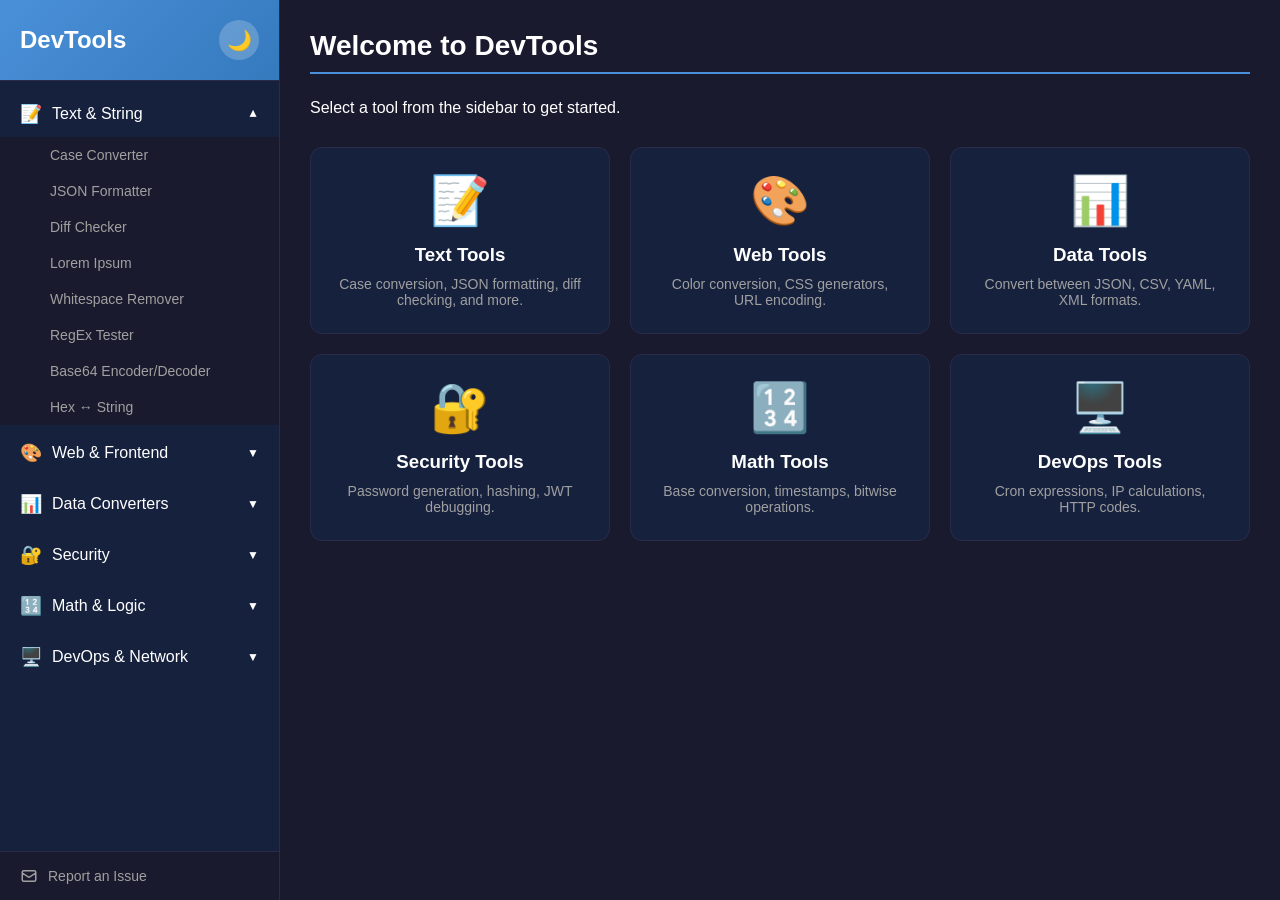
<file: site/index.html>
<!DOCTYPE html>
<html lang="en">
<head>
    <meta charset="UTF-8">
    <meta name="viewport" content="width=device-width, initial-scale=1.0">
    <title>DevTools - Developer Utilities</title>
    <link rel="stylesheet" href="styles.css">
</head>
<body>
<nav class="sidebar">
        <div class="logo">
            <h1>DevTools</h1>
            <button class="theme-toggle" onclick="toggleTheme()" title="Toggle theme">
                <span id="theme-icon">🌙</span>
            </button>
        </div>
        <ul class="nav-categories">
            <li class="category">
                <span class="category-header" onclick="toggleCategory(this)">
                    <span class="icon">📝</span> Text & String
                    <span class="arrow">▼</span>
                </span>
                <ul class="nav-items">
                    <li><a href="#" data-tool="case-converter">Case Converter</a></li>
                    <li><a href="#" data-tool="json-formatter">JSON Formatter</a></li>
                    <li><a href="#" data-tool="diff-checker">Diff Checker</a></li>
                    <li><a href="#" data-tool="lorem-ipsum">Lorem Ipsum</a></li>
                    <li><a href="#" data-tool="whitespace-remover">Whitespace Remover</a></li>
                    <li><a href="#" data-tool="regex-tester">RegEx Tester</a></li>
                    <li><a href="#" data-tool="base64">Base64 Encoder/Decoder</a></li>
                    <li><a href="#" data-tool="hex-string">Hex ↔ String</a></li>
                </ul>
            </li>
            <li class="category">
                <span class="category-header" onclick="toggleCategory(this)">
                    <span class="icon">🎨</span> Web & Frontend
                    <span class="arrow">▼</span>
                </span>
                <ul class="nav-items">
                    <li><a href="#" data-tool="color-converter">Color Converter</a></li>
                    <li><a href="#" data-tool="pixel-rem">Pixel to REM/EM</a></li>
                    <li><a href="#" data-tool="css-grid">CSS Grid Generator</a></li>
                    <li><a href="#" data-tool="svg-optimizer">SVG Optimizer</a></li>
                    <li><a href="#" data-tool="url-encoder">URL Encoder/Decoder</a></li>
                    <li><a href="#" data-tool="html-entity">HTML Entity Encoder</a></li>
                </ul>
            </li>
            <li class="category">
                <span class="category-header" onclick="toggleCategory(this)">
                    <span class="icon">📊</span> Data Converters
                    <span class="arrow">▼</span>
                </span>
                <ul class="nav-items">
                    <li><a href="#" data-tool="json-csv">JSON ↔ CSV</a></li>
                    <li><a href="#" data-tool="json-yaml">JSON ↔ YAML</a></li>
                    <li><a href="#" data-tool="xml-json">XML ↔ JSON</a></li>
                    <li><a href="#" data-tool="sql-formatter">SQL Formatter</a></li>
                    <li><a href="#" data-tool="markdown-preview">Markdown Preview</a></li>
                </ul>
            </li>
            <li class="category">
                <span class="category-header" onclick="toggleCategory(this)">
                    <span class="icon">🔐</span> Security
                    <span class="arrow">▼</span>
                </span>
                <ul class="nav-items">
                    <li><a href="#" data-tool="password-generator">Password Generator</a></li>
                    <li><a href="#" data-tool="hash-generator">Hash Generator</a></li>
                    <li><a href="#" data-tool="jwt-debugger">JWT Debugger</a></li>
                    <li><a href="#" data-tool="uuid-generator">UUID Generator</a></li>
                </ul>
            </li>
            <li class="category">
                <span class="category-header" onclick="toggleCategory(this)">
                    <span class="icon">🔢</span> Math & Logic
                    <span class="arrow">▼</span>
                </span>
                <ul class="nav-items">
                    <li><a href="#" data-tool="calculator">Calculator</a></li>
                    <li><a href="#" data-tool="base-converter">Base Converter</a></li>
                    <li><a href="#" data-tool="timestamp">Unix Timestamp</a></li>
                    <li><a href="#" data-tool="bitwise">Bitwise Calculator</a></li>
                    <li><a href="#" data-tool="big-o">Big O Cheat Sheet</a></li>
                    <li><a href="#" data-tool="prime-numbers">Prime Numbers</a></li>
                    <li><a href="#" data-tool="ascii-table">ASCII Table</a></li>
                </ul>
            </li>
            <li class="category">
                <span class="category-header" onclick="toggleCategory(this)">
                    <span class="icon">🖥️</span> DevOps & Network
                    <span class="arrow">▼</span>
                </span>
                <ul class="nav-items">
                    <li><a href="#" data-tool="cron-generator">Cron Generator</a></li>
                    <li><a href="#" data-tool="ip-calculator">IP Calculator</a></li>
                    <li><a href="#" data-tool="http-status">HTTP Status Codes</a></li>
                    <li><a href="#" data-tool="curl-converter">Curl to Fetch</a></li>
                </ul>
            </li>
        </ul>
        <div class="sidebar-footer">
            <a href="mailto:support@devtools.example.com" class="contact-link">
                <svg xmlns="http://www.w3.org/2000/svg" fill="none" viewBox="0 0 24 24" stroke="currentColor">
                    <path stroke-linecap="round" stroke-linejoin="round" stroke-width="2" d="M3 8l7.89 5.26a2 2 0 002.22 0L21 8M5 19h14a2 2 0 002-2V7a2 2 0 00-2-2H5a2 2 0 00-2 2v10a2 2 0 002 2z" />
                </svg>
                Report an Issue
            </a>
        </div>
    </nav>

    <main class="content">
        <div id="welcome" class="tool-panel active">
            <h2>Welcome to DevTools</h2>
            <p>Select a tool from the sidebar to get started.</p>
            <div class="feature-grid">
                <div class="feature-card">
                    <span class="feature-icon">📝</span>
                    <h3>Text Tools</h3>
                    <p>Case conversion, JSON formatting, diff checking, and more.</p>
                </div>
                <div class="feature-card">
                    <span class="feature-icon">🎨</span>
                    <h3>Web Tools</h3>
                    <p>Color conversion, CSS generators, URL encoding.</p>
                </div>
                <div class="feature-card">
                    <span class="feature-icon">📊</span>
                    <h3>Data Tools</h3>
                    <p>Convert between JSON, CSV, YAML, XML formats.</p>
                </div>
                <div class="feature-card">
                    <span class="feature-icon">🔐</span>
                    <h3>Security Tools</h3>
                    <p>Password generation, hashing, JWT debugging.</p>
                </div>
                <div class="feature-card">
                    <span class="feature-icon">🔢</span>
                    <h3>Math Tools</h3>
                    <p>Base conversion, timestamps, bitwise operations.</p>
                </div>
                <div class="feature-card">
                    <span class="feature-icon">🖥️</span>
                    <h3>DevOps Tools</h3>
                    <p>Cron expressions, IP calculations, HTTP codes.</p>
                </div>
            </div>
        </div>

        <div id="case-converter" class="tool-panel">
            <h2>Case Converter</h2>
            <div class="tool-container">
                <div class="input-section">
                    <label>Input Text:</label>
                    <textarea id="case-input" placeholder="Enter your text here..."></textarea>
                </div>
                <div class="button-group">
                    <button onclick="convertCase('camel')">camelCase</button>
                    <button onclick="convertCase('snake')">snake_case</button>
                    <button onclick="convertCase('pascal')">PascalCase</button>
                    <button onclick="convertCase('kebab')">kebab-case</button>
                    <button onclick="convertCase('upper')">UPPERCASE</button>
                    <button onclick="convertCase('lower')">lowercase</button>
                </div>
                <div class="output-section">
                    <label>Output:</label>
                    <textarea id="case-output" readonly></textarea>
                    <button onclick="copyToClipboard('case-output')" class="copy-btn">Copy</button>
                </div>
            </div>
        </div>

        <div id="json-formatter" class="tool-panel">
            <h2>JSON Formatter / Validator</h2>
            <div class="tool-container">
                <div class="input-section">
                    <label>Input JSON:</label>
                    <textarea id="json-input" placeholder='{"key": "value"}'></textarea>
                </div>
                <div class="button-group">
                    <button onclick="formatJSON()">Format</button>
                    <button onclick="minifyJSON()">Minify</button>
                    <button onclick="validateJSON()">Validate</button>
                </div>
                <div id="json-status" class="status-message"></div>
                <div class="output-section">
                    <label>Output:</label>
                    <textarea id="json-output" readonly></textarea>
                    <button onclick="copyToClipboard('json-output')" class="copy-btn">Copy</button>
                </div>
            </div>
        </div>

        <div id="diff-checker" class="tool-panel">
            <h2>Diff Checker</h2>
            <div class="tool-container diff-container">
                <div class="diff-panel">
                    <label>Original Text:</label>
                    <textarea id="diff-input1" placeholder="Enter original text..."></textarea>
                </div>
                <div class="diff-panel">
                    <label>Modified Text:</label>
                    <textarea id="diff-input2" placeholder="Enter modified text..."></textarea>
                </div>
            </div>
            <div class="button-group">
                <button onclick="computeDiff()">Compare</button>
            </div>
            <div id="diff-output" class="diff-output"></div>
        </div>

        <div id="lorem-ipsum" class="tool-panel">
            <h2>Lorem Ipsum Generator</h2>
            <div class="tool-container">
                <div class="input-section">
                    <div class="form-row">
                        <label>Paragraphs:</label>
                        <input type="number" id="lorem-paragraphs" value="3" min="1" max="20">
                    </div>
                    <div class="form-row">
                        <label>Type:</label>
                        <select id="lorem-type">
                            <option value="paragraphs">Paragraphs</option>
                            <option value="sentences">Sentences</option>
                            <option value="words">Words</option>
                        </select>
                    </div>
                    <div class="form-row">
                        <label>Start with "Lorem ipsum...":</label>
                        <input type="checkbox" id="lorem-start" checked>
                    </div>
                </div>
                <div class="button-group">
                    <button onclick="generateLorem()">Generate</button>
                </div>
                <div class="output-section">
                    <textarea id="lorem-output" readonly></textarea>
                    <button onclick="copyToClipboard('lorem-output')" class="copy-btn">Copy</button>
                </div>
            </div>
        </div>

        <div id="whitespace-remover" class="tool-panel">
            <h2>Whitespace Remover</h2>
            <div class="tool-container">
                <div class="input-section">
                    <label>Input Text:</label>
                    <textarea id="ws-input" placeholder="Enter text with extra whitespace..."></textarea>
                </div>
                <div class="checkbox-group">
                    <label><input type="checkbox" id="ws-trailing" checked> Remove trailing spaces</label>
                    <label><input type="checkbox" id="ws-double" checked> Remove double spaces</label>
                    <label><input type="checkbox" id="ws-empty" checked> Remove empty lines</label>
                    <label><input type="checkbox" id="ws-leading"> Remove leading spaces</label>
                </div>
                <div class="button-group">
                    <button onclick="removeWhitespace()">Process</button>
                </div>
                <div class="output-section">
                    <label>Output:</label>
                    <textarea id="ws-output" readonly></textarea>
                    <button onclick="copyToClipboard('ws-output')" class="copy-btn">Copy</button>
                </div>
            </div>
        </div>

        <div id="regex-tester" class="tool-panel">
            <h2>RegEx Tester</h2>
            <div class="tool-container">
                <div class="input-section">
                    <div class="form-row">
                        <label>Pattern:</label>
                        <input type="text" id="regex-pattern" placeholder="Enter regex pattern...">
                    </div>
                    <div class="form-row">
                        <label>Flags:</label>
                        <div class="flag-checkboxes">
                            <label><input type="checkbox" id="flag-g" checked> g (global)</label>
                            <label><input type="checkbox" id="flag-i"> i (case insensitive)</label>
                            <label><input type="checkbox" id="flag-m"> m (multiline)</label>
                        </div>
                    </div>
                    <label>Test String:</label>
                    <textarea id="regex-input" placeholder="Enter test string..."></textarea>
                </div>
                <div class="button-group">
                    <button onclick="testRegex()">Test</button>
                </div>
                <div id="regex-output" class="regex-output">
                    <div class="matches-section">
                        <h4>Matches:</h4>
                        <div id="regex-matches"></div>
                    </div>
                </div>
            </div>
        </div>

        <div id="base64" class="tool-panel">
            <h2>Base64 Encoder / Decoder</h2>
            <div class="tool-container">
                <div class="input-section">
                    <label>Input:</label>
                    <textarea id="base64-input" placeholder="Enter text to encode or Base64 to decode..."></textarea>
                </div>
                <div class="button-group">
                    <button onclick="encodeBase64()">Encode</button>
                    <button onclick="decodeBase64()">Decode</button>
                </div>
                <div class="output-section">
                    <label>Output:</label>
                    <textarea id="base64-output" readonly></textarea>
                    <button onclick="copyToClipboard('base64-output')" class="copy-btn">Copy</button>
                </div>
            </div>
        </div>

        <div id="hex-string" class="tool-panel">
            <h2>Hex ↔ String Converter</h2>
            <div class="tool-container">
                <div class="input-section">
                    <label>Input:</label>
                    <textarea id="hex-input" placeholder="Enter text or hex string (e.g., 48656c6c6f)"></textarea>
                </div>
                <div class="checkbox-group">
                    <label><input type="checkbox" id="hex-spaces" checked> Add spaces between hex bytes</label>
                    <label><input type="checkbox" id="hex-uppercase"> Uppercase hex letters</label>
                </div>
                <div class="button-group">
                    <button onclick="stringToHex()">String → Hex</button>
                    <button onclick="hexToString()">Hex → String</button>
                </div>
                <div class="output-section">
                    <label>Output:</label>
                    <textarea id="hex-output" readonly></textarea>
                    <button onclick="copyToClipboard('hex-output')" class="copy-btn">Copy</button>
                </div>
            </div>
        </div>

        <div id="color-converter" class="tool-panel">
            <h2>Color Converter</h2>
            <div class="tool-container">
                <div class="color-preview-section">
                    <div class="color-preview" id="color-preview"></div>
                    <input type="color" id="color-picker" value="#4A90D9">
                </div>
                <div class="input-section">
                    <div class="form-row">
                        <label>HEX:</label>
                        <input type="text" id="color-hex" placeholder="#4A90D9">
                    </div>
                    <div class="form-row">
                        <label>RGB:</label>
                        <input type="text" id="color-rgb" placeholder="rgb(74, 144, 217)">
                    </div>
                    <div class="form-row">
                        <label>HSL:</label>
                        <input type="text" id="color-hsl" placeholder="hsl(210, 65%, 57%)">
                    </div>
                </div>
                <div class="button-group">
                    <button onclick="convertColor('hex')">From HEX</button>
                    <button onclick="convertColor('rgb')">From RGB</button>
                    <button onclick="convertColor('hsl')">From HSL</button>
                </div>
            </div>
        </div>

        <div id="pixel-rem" class="tool-panel">
            <h2>Pixel to REM / EM Converter</h2>
            <div class="tool-container">
                <div class="form-row">
                    <label>Base Font Size (px):</label>
                    <input type="number" id="base-font-size" value="16" min="1">
                </div>
                <div class="converter-grid">
                    <div class="converter-col">
                        <h4>Pixels</h4>
                        <input type="number" id="px-value" placeholder="Enter px">
                        <div class="button-group vertical">
                            <button onclick="pxToRem()">Convert to REM →</button>
                            <button onclick="pxToEm()">Convert to EM →</button>
                        </div>
                    </div>
                    <div class="converter-col">
                        <h4>REM</h4>
                        <input type="number" id="rem-value" placeholder="Enter rem" step="0.001">
                        <button onclick="remToPx()">← Convert to PX</button>
                    </div>
                </div>
                <div id="px-result" class="result-display"></div>
            </div>
        </div>

        <div id="css-grid" class="tool-panel">
            <h2>CSS Grid Generator</h2>
            <div class="tool-container">
                <div class="grid-controls">
                    <div class="form-row">
                        <label>Columns:</label>
                        <input type="number" id="grid-cols" value="3" min="1" max="12">
                    </div>
                    <div class="form-row">
                        <label>Rows:</label>
                        <input type="number" id="grid-rows" value="2" min="1" max="12">
                    </div>
                    <div class="form-row">
                        <label>Gap (px):</label>
                        <input type="number" id="grid-gap" value="20" min="0" max="100">
                    </div>
                    <div class="form-row">
                        <label>Column Width:</label>
                        <select id="grid-col-type">
                            <option value="fr">fr (flexible)</option>
                            <option value="px">px (fixed)</option>
                            <option value="%">% (percentage)</option>
                        </select>
                    </div>
                </div>
                <div class="button-group">
                    <button onclick="generateGrid()">Generate</button>
                </div>
                <div class="grid-preview" id="grid-preview"></div>
                <div class="output-section">
                    <label>CSS Code:</label>
                    <textarea id="grid-output" readonly></textarea>
                    <button onclick="copyToClipboard('grid-output')" class="copy-btn">Copy</button>
                </div>
            </div>
        </div>

        <div id="svg-optimizer" class="tool-panel">
            <h2>SVG Optimizer</h2>
            <div class="tool-container">
                <div class="input-section">
                    <label>Input SVG:</label>
                    <textarea id="svg-input" placeholder="Paste your SVG code..."></textarea>
                </div>
                <div class="checkbox-group">
                    <label><input type="checkbox" id="svg-remove-comments" checked> Remove comments</label>
                    <label><input type="checkbox" id="svg-remove-metadata" checked> Remove metadata</label>
                    <label><input type="checkbox" id="svg-collapse-whitespace" checked> Collapse whitespace</label>
                </div>
                <div class="button-group">
                    <button onclick="optimizeSvg()">Optimize</button>
                </div>
                <div class="stats-row">
                    <span>Original: <strong id="svg-original-size">0</strong> bytes</span>
                    <span>Optimized: <strong id="svg-optimized-size">0</strong> bytes</span>
                    <span>Saved: <strong id="svg-saved">0</strong>%</span>
                </div>
                <div class="output-section">
                    <label>Output SVG:</label>
                    <textarea id="svg-output" readonly></textarea>
                    <button onclick="copyToClipboard('svg-output')" class="copy-btn">Copy</button>
                </div>
            </div>
        </div>

        <div id="url-encoder" class="tool-panel">
            <h2>URL Encoder / Decoder</h2>
            <div class="tool-container">
                <div class="input-section">
                    <label>Input:</label>
                    <textarea id="url-input" placeholder="Enter URL or encoded string..."></textarea>
                </div>
                <div class="button-group">
                    <button onclick="encodeURL()">Encode</button>
                    <button onclick="decodeURL()">Decode</button>
                    <button onclick="encodeURLComponent()">Encode Component</button>
                    <button onclick="decodeURLComponent()">Decode Component</button>
                </div>
                <div class="output-section">
                    <label>Output:</label>
                    <textarea id="url-output" readonly></textarea>
                    <button onclick="copyToClipboard('url-output')" class="copy-btn">Copy</button>
                </div>
            </div>
        </div>

        <div id="html-entity" class="tool-panel">
            <h2>HTML Entity Encoder / Decoder</h2>
            <div class="tool-container">
                <div class="input-section">
                    <label>Input:</label>
                    <textarea id="entity-input" placeholder="Enter text with < > & etc. or HTML entities..."></textarea>
                </div>
                <div class="button-group">
                    <button onclick="encodeHTMLEntities()">Encode</button>
                    <button onclick="decodeHTMLEntities()">Decode</button>
                </div>
                <div class="output-section">
                    <label>Output:</label>
                    <textarea id="entity-output" readonly></textarea>
                    <button onclick="copyToClipboard('entity-output')" class="copy-btn">Copy</button>
                </div>
            </div>
        </div>

        <div id="json-csv" class="tool-panel">
            <h2>JSON ↔ CSV Converter</h2>
            <div class="tool-container">
                <div class="input-section">
                    <label>Input:</label>
                    <textarea id="json-csv-input" placeholder="Paste JSON array or CSV data..."></textarea>
                </div>
                <div class="button-group">
                    <button onclick="jsonToCSV()">JSON → CSV</button>
                    <button onclick="csvToJSON()">CSV → JSON</button>
                </div>
                <div class="output-section">
                    <label>Output:</label>
                    <textarea id="json-csv-output" readonly></textarea>
                    <button onclick="copyToClipboard('json-csv-output')" class="copy-btn">Copy</button>
                </div>
            </div>
        </div>

        <div id="json-yaml" class="tool-panel">
            <h2>JSON ↔ YAML Converter</h2>
            <div class="tool-container">
                <div class="input-section">
                    <label>Input:</label>
                    <textarea id="json-yaml-input" placeholder="Paste JSON or YAML..."></textarea>
                </div>
                <div class="button-group">
                    <button onclick="jsonToYAML()">JSON → YAML</button>
                    <button onclick="yamlToJSON()">YAML → JSON</button>
                </div>
                <div class="output-section">
                    <label>Output:</label>
                    <textarea id="json-yaml-output" readonly></textarea>
                    <button onclick="copyToClipboard('json-yaml-output')" class="copy-btn">Copy</button>
                </div>
            </div>
        </div>

        <div id="xml-json" class="tool-panel">
            <h2>XML ↔ JSON Converter</h2>
            <div class="tool-container">
                <div class="input-section">
                    <label>Input:</label>
                    <textarea id="xml-json-input" placeholder="Paste XML or JSON..."></textarea>
                </div>
                <div class="button-group">
                    <button onclick="xmlToJSON()">XML → JSON</button>
                    <button onclick="jsonToXML()">JSON → XML</button>
                </div>
                <div class="output-section">
                    <label>Output:</label>
                    <textarea id="xml-json-output" readonly></textarea>
                    <button onclick="copyToClipboard('xml-json-output')" class="copy-btn">Copy</button>
                </div>
            </div>
        </div>

        <div id="sql-formatter" class="tool-panel">
            <h2>SQL Formatter</h2>
            <div class="tool-container">
                <div class="input-section">
                    <label>Input SQL:</label>
                    <textarea id="sql-input" placeholder="SELECT * FROM users WHERE id = 1"></textarea>
                </div>
                <div class="button-group">
                    <button onclick="formatSQL()">Format SQL</button>
                </div>
                <div class="output-section">
                    <label>Formatted SQL:</label>
                    <textarea id="sql-output" readonly></textarea>
                    <button onclick="copyToClipboard('sql-output')" class="copy-btn">Copy</button>
                </div>
            </div>
        </div>

        <div id="markdown-preview" class="tool-panel">
            <h2>Markdown Preview</h2>
            <div class="tool-container markdown-container">
                <div class="markdown-panel">
                    <label>Markdown:</label>
                    <textarea id="md-input" placeholder="# Heading&#10;&#10;Write **bold** or *italic* text..."></textarea>
                </div>
                <div class="markdown-panel">
                    <label>Preview:</label>
                    <div id="md-output" class="markdown-preview-area"></div>
                </div>
            </div>
        </div>

        <div id="password-generator" class="tool-panel">
            <h2>Password Generator</h2>
            <div class="tool-container">
                <div class="password-options">
                    <div class="form-row">
                        <label>Length:</label>
                        <input type="range" id="pwd-length" min="8" max="64" value="16" oninput="updateLengthDisplay()">
                        <span id="pwd-length-display">16</span>
                    </div>
                    <div class="checkbox-group">
                        <label><input type="checkbox" id="pwd-upper" checked> Uppercase (A-Z)</label>
                        <label><input type="checkbox" id="pwd-lower" checked> Lowercase (a-z)</label>
                        <label><input type="checkbox" id="pwd-numbers" checked> Numbers (0-9)</label>
                        <label><input type="checkbox" id="pwd-symbols" checked> Symbols (!@#$%)</label>
                    </div>
                </div>
                <div class="button-group">
                    <button onclick="generatePassword()">Generate Password</button>
                </div>
                <div class="output-section">
                    <label>Generated Password:</label>
                    <div class="password-display">
                        <input type="text" id="pwd-output" readonly>
                        <button onclick="copyToClipboard('pwd-output')" class="copy-btn">Copy</button>
                    </div>
                    <div class="strength-meter">
                        <div id="pwd-strength" class="strength-bar"></div>
                        <span id="pwd-strength-text">Strength: --</span>
                    </div>
                </div>
            </div>
        </div>

        <div id="hash-generator" class="tool-panel">
            <h2>Hash Generator</h2>
            <div class="tool-container">
                <div class="input-section">
                    <label>Input Text:</label>
                    <textarea id="hash-input" placeholder="Enter text to hash..."></textarea>
                </div>
                <div class="button-group">
                    <button onclick="generateHash('MD5')">MD5</button>
                    <button onclick="generateHash('SHA-1')">SHA-1</button>
                    <button onclick="generateHash('SHA-256')">SHA-256</button>
                    <button onclick="generateHash('SHA-512')">SHA-512</button>
                </div>
                <div class="hash-results">
                    <div class="form-row">
                        <label>MD5:</label>
                        <input type="text" id="hash-md5" readonly>
                        <button onclick="copyToClipboard('hash-md5')" class="copy-btn-sm">Copy</button>
                    </div>
                    <div class="form-row">
                        <label>SHA-1:</label>
                        <input type="text" id="hash-sha1" readonly>
                        <button onclick="copyToClipboard('hash-sha1')" class="copy-btn-sm">Copy</button>
                    </div>
                    <div class="form-row">
                        <label>SHA-256:</label>
                        <input type="text" id="hash-sha256" readonly>
                        <button onclick="copyToClipboard('hash-sha256')" class="copy-btn-sm">Copy</button>
                    </div>
                    <div class="form-row">
                        <label>SHA-512:</label>
                        <input type="text" id="hash-sha512" readonly>
                        <button onclick="copyToClipboard('hash-sha512')" class="copy-btn-sm">Copy</button>
                    </div>
                </div>
            </div>
        </div>

        <div id="jwt-debugger" class="tool-panel">
            <h2>JWT Debugger</h2>
            <div class="tool-container">
                <div class="input-section">
                    <label>JWT Token:</label>
                    <textarea id="jwt-input" placeholder="Paste your JWT token here..."></textarea>
                </div>
                <div class="button-group">
                    <button onclick="decodeJWT()">Decode</button>
                </div>
                <div class="jwt-sections">
                    <div class="jwt-section">
                        <h4>Header</h4>
                        <textarea id="jwt-header" readonly></textarea>
                    </div>
                    <div class="jwt-section">
                        <h4>Payload</h4>
                        <textarea id="jwt-payload" readonly></textarea>
                    </div>
                </div>
            </div>
        </div>

        <div id="uuid-generator" class="tool-panel">
            <h2>UUID / GUID Generator</h2>
            <div class="tool-container">
                <div class="form-row">
                    <label>Version:</label>
                    <select id="uuid-version">
                        <option value="v4">UUID v4 (Random)</option>
                        <option value="v1">UUID v1 (Timestamp)</option>
                    </select>
                </div>
                <div class="form-row">
                    <label>Quantity:</label>
                    <input type="number" id="uuid-count" value="1" min="1" max="100">
                </div>
                <div class="button-group">
                    <button onclick="generateUUID()">Generate</button>
                </div>
                <div class="output-section">
                    <label>Generated UUIDs:</label>
                    <textarea id="uuid-output" readonly></textarea>
                    <button onclick="copyToClipboard('uuid-output')" class="copy-btn">Copy</button>
                </div>
            </div>
        </div>

        <div id="base-converter" class="tool-panel">
            <h2>Base Converter</h2>
            <div class="tool-container">
                <div class="converter-grid">
                    <div class="converter-col">
                        <h4>Decimal</h4>
                        <input type="text" id="base-decimal" placeholder="10">
                    </div>
                    <div class="converter-col">
                        <h4>Binary</h4>
                        <input type="text" id="base-binary" placeholder="1010">
                    </div>
                    <div class="converter-col">
                        <h4>Hexadecimal</h4>
                        <input type="text" id="base-hex" placeholder="A">
                    </div>
                    <div class="converter-col">
                        <h4>Octal</h4>
                        <input type="text" id="base-octal" placeholder="12">
                    </div>
                </div>
                <div class="button-group">
                    <button onclick="convertFromBase('decimal')">Convert from Decimal</button>
                    <button onclick="convertFromBase('binary')">Convert from Binary</button>
                    <button onclick="convertFromBase('hex')">Convert from Hex</button>
                    <button onclick="convertFromBase('octal')">Convert from Octal</button>
                </div>
            </div>
        </div>

        <div id="calculator" class="tool-panel">
            <h2>Calculator</h2>
            <div class="tool-container">
                <div class="calculator-display">
                    <input type="text" id="calc-display" readonly value="0">
                    <div id="calc-history" class="calc-history"></div>
                </div>
                <div class="calculator-buttons">
                    <button onclick="calcClear()" class="calc-btn clear">C</button>
                    <button onclick="calcBackspace()" class="calc-btn">⌫</button>
                    <button onclick="calcInput('(')" class="calc-btn">(</button>
                    <button onclick="calcInput(')')" class="calc-btn">)</button>
                    <button onclick="calcInput('7')" class="calc-btn">7</button>
                    <button onclick="calcInput('8')" class="calc-btn">8</button>
                    <button onclick="calcInput('9')" class="calc-btn">9</button>
                    <button onclick="calcInput('/')" class="calc-btn operator">÷</button>
                    <button onclick="calcInput('4')" class="calc-btn">4</button>
                    <button onclick="calcInput('5')" class="calc-btn">5</button>
                    <button onclick="calcInput('6')" class="calc-btn">6</button>
                    <button onclick="calcInput('*')" class="calc-btn operator">×</button>
                    <button onclick="calcInput('1')" class="calc-btn">1</button>
                    <button onclick="calcInput('2')" class="calc-btn">2</button>
                    <button onclick="calcInput('3')" class="calc-btn">3</button>
                    <button onclick="calcInput('-')" class="calc-btn operator">−</button>
                    <button onclick="calcInput('0')" class="calc-btn zero">0</button>
                    <button onclick="calcInput('.')" class="calc-btn">.</button>
                    <button onclick="calcEquals()" class="calc-btn equals">=</button>
                    <button onclick="calcInput('+')" class="calc-btn operator">+</button>
                </div>
                <div class="calc-scientific">
                    <button onclick="calcFunc('sqrt')" class="calc-btn">√</button>
                    <button onclick="calcFunc('pow')" class="calc-btn">x²</button>
                    <button onclick="calcFunc('sin')" class="calc-btn">sin</button>
                    <button onclick="calcFunc('cos')" class="calc-btn">cos</button>
                    <button onclick="calcFunc('tan')" class="calc-btn">tan</button>
                    <button onclick="calcFunc('log')" class="calc-btn">log</button>
                    <button onclick="calcFunc('ln')" class="calc-btn">ln</button>
                    <button onclick="calcConst('pi')" class="calc-btn">π</button>
                </div>
            </div>
        </div>

        <div id="ascii-table" class="tool-panel">
            <h2>ASCII Table</h2>
            <div class="tool-container">
                <div class="form-row">
                    <label>Search:</label>
                    <input type="text" id="ascii-search" placeholder="Search by character, code, or description..." oninput="filterAsciiTable()">
                </div>
                <div class="ascii-filters">
                    <button onclick="filterAsciiCategory('all')" class="ascii-filter active">All</button>
                    <button onclick="filterAsciiCategory('control')" class="ascii-filter">Control (0-31)</button>
                    <button onclick="filterAsciiCategory('printable')" class="ascii-filter">Printable (32-126)</button>
                    <button onclick="filterAsciiCategory('extended')" class="ascii-filter">Extended (128-255)</button>
                </div>
                <div class="table-container">
                    <table class="ascii-table" id="ascii-table-content">
                        <thead>
                            <tr>
                                <th>Dec</th>
                                <th>Hex</th>
                                <th>Oct</th>
                                <th>Char</th>
                                <th>Description</th>
                            </tr>
                        </thead>
                        <tbody id="ascii-tbody"></tbody>
                    </table>
                </div>
            </div>
        </div>

        <div id="timestamp" class="tool-panel">
            <h2>Unix Timestamp Converter</h2>
            <div class="tool-container">
                <div class="current-timestamp">
                    <span>Current Unix Timestamp: </span>
                    <strong id="current-ts">--</strong>
                </div>
                <div class="converter-section">
                    <div class="form-row">
                        <label>Unix Timestamp:</label>
                        <input type="text" id="ts-unix" placeholder="1699012345">
                    </div>
                    <div class="button-group">
                        <button onclick="timestampToDate()">→ To Date</button>
                        <button onclick="dateToTimestamp()">From Date →</button>
                    </div>
                    <div class="form-row">
                        <label>Date:</label>
                        <input type="datetime-local" id="ts-date">
                    </div>
                    <div class="form-row">
                        <label>ISO 8601:</label>
                        <input type="text" id="ts-iso" readonly>
                    </div>
                    <div class="form-row">
                        <label>Readable:</label>
                        <input type="text" id="ts-readable" readonly>
                    </div>
                </div>
            </div>
        </div>

        <div id="bitwise" class="tool-panel">
            <h2>Bitwise Calculator</h2>
            <div class="tool-container">
                <div class="bitwise-inputs">
                    <div class="form-row">
                        <label>Number A:</label>
                        <input type="number" id="bit-a" placeholder="Enter number">
                        <input type="text" id="bit-a-bin" placeholder="Binary" readonly>
                    </div>
                    <div class="form-row">
                        <label>Number B:</label>
                        <input type="number" id="bit-b" placeholder="Enter number">
                        <input type="text" id="bit-b-bin" placeholder="Binary" readonly>
                    </div>
                </div>
                <div class="button-group">
                    <button onclick="bitwiseOp('AND')">AND</button>
                    <button onclick="bitwiseOp('OR')">OR</button>
                    <button onclick="bitwiseOp('XOR')">XOR</button>
                    <button onclick="bitwiseOp('NOT')">NOT A</button>
                    <button onclick="bitwiseOp('LEFT')">A << B</button>
                    <button onclick="bitwiseOp('RIGHT')">A >> B</button>
                </div>
                <div class="output-section">
                    <label>Result:</label>
                    <div class="form-row">
                        <span>Decimal:</span>
                        <input type="text" id="bit-result-dec" readonly>
                    </div>
                    <div class="form-row">
                        <span>Binary:</span>
                        <input type="text" id="bit-result-bin" readonly>
                    </div>
                </div>
            </div>
        </div>

        <div id="big-o" class="tool-panel">
            <h2>Big O Complexity Cheat Sheet</h2>
            <div class="tool-container">
                <div class="table-container">
                    <table class="big-o-table">
                        <thead>
                            <tr>
                                <th>Data Structure</th>
                                <th>Access</th>
                                <th>Search</th>
                                <th>Insert</th>
                                <th>Delete</th>
                            </tr>
                        </thead>
                        <tbody>
                            <tr><td>Array</td><td>O(1)</td><td>O(n)</td><td>O(n)</td><td>O(n)</td></tr>
                            <tr><td>Linked List</td><td>O(n)</td><td>O(n)</td><td>O(1)</td><td>O(1)</td></tr>
                            <tr><td>Hash Table</td><td>N/A</td><td>O(1)</td><td>O(1)</td><td>O(1)</td></tr>
                            <tr><td>Binary Search Tree</td><td>O(log n)</td><td>O(log n)</td><td>O(log n)</td><td>O(log n)</td></tr>
                            <tr><td>AVL Tree</td><td>O(log n)</td><td>O(log n)</td><td>O(log n)</td><td>O(log n)</td></tr>
                            <tr><td>B-Tree</td><td>O(log n)</td><td>O(log n)</td><td>O(log n)</td><td>O(log n)</td></tr>
                            <tr><td>Queue</td><td>O(n)</td><td>O(n)</td><td>O(1)</td><td>O(1)</td></tr>
                            <tr><td>Stack</td><td>O(n)</td><td>O(n)</td><td>O(1)</td><td>O(1)</td></tr>
                        </tbody>
                    </table>
                </div>
                <div class="table-container">
                    <table class="big-o-table">
                        <thead>
                            <tr>
                                <th>Sorting Algorithm</th>
                                <th>Best</th>
                                <th>Average</th>
                                <th>Worst</th>
                                <th>Space</th>
                            </tr>
                        </thead>
                        <tbody>
                            <tr><td>Merge Sort</td><td>O(n log n)</td><td>O(n log n)</td><td>O(n log n)</td><td>O(n)</td></tr>
                            <tr><td>Quick Sort</td><td>O(n log n)</td><td>O(n log n)</td><td>O(n²)</td><td>O(log n)</td></tr>
                            <tr><td>Heap Sort</td><td>O(n log n)</td><td>O(n log n)</td><td>O(n log n)</td><td>O(1)</td></tr>
                            <tr><td>Bubble Sort</td><td>O(n)</td><td>O(n²)</td><td>O(n²)</td><td>O(1)</td></tr>
                            <tr><td>Insertion Sort</td><td>O(n)</td><td>O(n²)</td><td>O(n²)</td><td>O(1)</td></tr>
                            <tr><td>Selection Sort</td><td>O(n²)</td><td>O(n²)</td><td>O(n²)</td><td>O(1)</td></tr>
                            <tr><td>Radix Sort</td><td>O(nk)</td><td>O(nk)</td><td>O(nk)</td><td>O(n+k)</td></tr>
                        </tbody>
                    </table>
                </div>
            </div>
        </div>

        <div id="prime-numbers" class="tool-panel">
            <h2>Prime Number Tool</h2>
            <div class="tool-container">
                <div class="form-row">
                    <label>Mode:</label>
                    <select id="prime-mode">
                        <option value="check">Check if prime</option>
                        <option value="generate">Generate primes in range</option>
                    </select>
                </div>
                <div id="prime-check-section" class="prime-section">
                    <div class="form-row">
                        <label>Number:</label>
                        <input type="number" id="prime-check-input" placeholder="Enter a number">
                    </div>
                    <div class="button-group">
                        <button onclick="checkPrime()">Check</button>
                    </div>
                    <div id="prime-check-result" class="result-display"></div>
                </div>
                <div id="prime-gen-section" class="prime-section" style="display:none">
                    <div class="form-row">
                        <label>From:</label>
                        <input type="number" id="prime-from" value="1" min="1">
                    </div>
                    <div class="form-row">
                        <label>To:</label>
                        <input type="number" id="prime-to" value="100" min="2">
                    </div>
                    <div class="button-group">
                        <button onclick="generatePrimes()">Generate</button>
                    </div>
                    <div class="output-section">
                        <label>Primes:</label>
                        <textarea id="prime-output" readonly></textarea>
                        <div class="stats-row">
                            <span>Count: <strong id="prime-count">0</strong></span>
                        </div>
                    </div>
                </div>
            </div>
        </div>

        <div id="cron-generator" class="tool-panel">
            <h2>Cron Job Expression Generator</h2>
            <div class="tool-container">
                <div class="cron-builder">
                    <div class="cron-row">
                        <div class="form-row">
                            <label>Minute:</label>
                            <select id="cron-minute">
                                <option value="*">Every minute (*)</option>
                                <option value="0">At minute 0</option>
                                <option value="*/5">Every 5 minutes</option>
                                <option value="*/10">Every 10 minutes</option>
                                <option value="*/15">Every 15 minutes</option>
                                <option value="*/30">Every 30 minutes</option>
                            </select>
                        </div>
                        <div class="form-row">
                            <label>Hour:</label>
                            <select id="cron-hour">
                                <option value="*">Every hour (*)</option>
                                <option value="0">At hour 0 (midnight)</option>
                                <option value="6">At 6 AM</option>
                                <option value="12">At noon</option>
                                <option value="*/2">Every 2 hours</option>
                                <option value="*/6">Every 6 hours</option>
                            </select>
                        </div>
                    </div>
                    <div class="cron-row">
                        <div class="form-row">
                            <label>Day of Month:</label>
                            <select id="cron-dom">
                                <option value="*">Every day (*)</option>
                                <option value="1">On day 1</option>
                                <option value="15">On day 15</option>
                                <option value="*/2">Every 2 days</option>
                            </select>
                        </div>
                        <div class="form-row">
                            <label>Month:</label>
                            <select id="cron-month">
                                <option value="*">Every month (*)</option>
                                <option value="1">January</option>
                                <option value="*/3">Every 3 months</option>
                                <option value="*/6">Every 6 months</option>
                            </select>
                        </div>
                    </div>
                    <div class="cron-row">
                        <div class="form-row">
                            <label>Day of Week:</label>
                            <select id="cron-dow">
                                <option value="*">Any day (*)</option>
                                <option value="0">Sunday</option>
                                <option value="1">Monday</option>
                                <option value="2">Tuesday</option>
                                <option value="3">Wednesday</option>
                                <option value="4">Thursday</option>
                                <option value="5">Friday</option>
                                <option value="6">Saturday</option>
                                <option value="1-5">Mon-Fri</option>
                                <option value="0,6">Weekends</option>
                            </select>
                        </div>
                    </div>
                </div>
                <div class="button-group">
                    <button onclick="generateCron()">Generate</button>
                </div>
                <div class="output-section">
                    <label>Cron Expression:</label>
                    <input type="text" id="cron-output" readonly>
                    <button onclick="copyToClipboard('cron-output')" class="copy-btn">Copy</button>
                </div>
                <div class="output-section">
                    <label>Human Readable:</label>
                    <input type="text" id="cron-human" readonly>
                </div>
                <div class="output-section">
                    <label>Next 5 Runs:</label>
                    <div id="cron-next" class="next-runs"></div>
                </div>
            </div>
        </div>

        <div id="ip-calculator" class="tool-panel">
            <h2>IP Address Calculator</h2>
            <div class="tool-container">
                <div class="form-row">
                    <label>IP Address:</label>
                    <input type="text" id="ip-address" placeholder="192.168.1.100">
                </div>
                <div class="form-row">
                    <label>Subnet Mask (CIDR):</label>
                    <input type="number" id="ip-cidr" value="24" min="0" max="32">
                </div>
                <div class="form-row">
                    <label>Or Subnet Mask:</label>
                    <input type="text" id="ip-mask" placeholder="255.255.255.0">
                </div>
                <div class="button-group">
                    <button onclick="calculateIP()">Calculate</button>
                </div>
                <div class="ip-results">
                    <div class="form-row">
                        <label>Network Address:</label>
                        <input type="text" id="ip-network" readonly>
                    </div>
                    <div class="form-row">
                        <label>Broadcast Address:</label>
                        <input type="text" id="ip-broadcast" readonly>
                    </div>
                    <div class="form-row">
                        <label>First Usable Host:</label>
                        <input type="text" id="ip-first" readonly>
                    </div>
                    <div class="form-row">
                        <label>Last Usable Host:</label>
                        <input type="text" id="ip-last" readonly>
                    </div>
                    <div class="form-row">
                        <label>Total Hosts:</label>
                        <input type="text" id="ip-total" readonly>
                    </div>
                    <div class="form-row">
                        <label>Usable Hosts:</label>
                        <input type="text" id="ip-usable" readonly>
                    </div>
                </div>
            </div>
        </div>

        <div id="http-status" class="tool-panel">
            <h2>HTTP Status Code Lookup</h2>
            <div class="tool-container">
                <div class="form-row">
                    <label>Search:</label>
                    <input type="text" id="http-search" placeholder="Search by code or name..." oninput="filterHTTPStatus()">
                </div>
                <div class="http-status-list" id="http-status-list">
                </div>
            </div>
        </div>

        <div id="curl-converter" class="tool-panel">
            <h2>Curl to Fetch / Axios Converter</h2>
            <div class="tool-container">
                <div class="input-section">
                    <label>Curl Command:</label>
                    <textarea id="curl-input" placeholder="curl -X POST https://api.example.com/data -H 'Content-Type: application/json' -d '{&quot;key&quot;:&quot;value&quot;}'"></textarea>
                </div>
                <div class="button-group">
                    <button onclick="curlToFetch()">Convert to Fetch</button>
                    <button onclick="curlToAxios()">Convert to Axios</button>
                </div>
                <div class="output-section">
                    <label>Output:</label>
                    <textarea id="curl-output" readonly></textarea>
                    <button onclick="copyToClipboard('curl-output')" class="copy-btn">Copy</button>
                </div>
            </div>
        </div>
    </main>

    <script src="tools.js"></script>
</body>
</html>
</file>
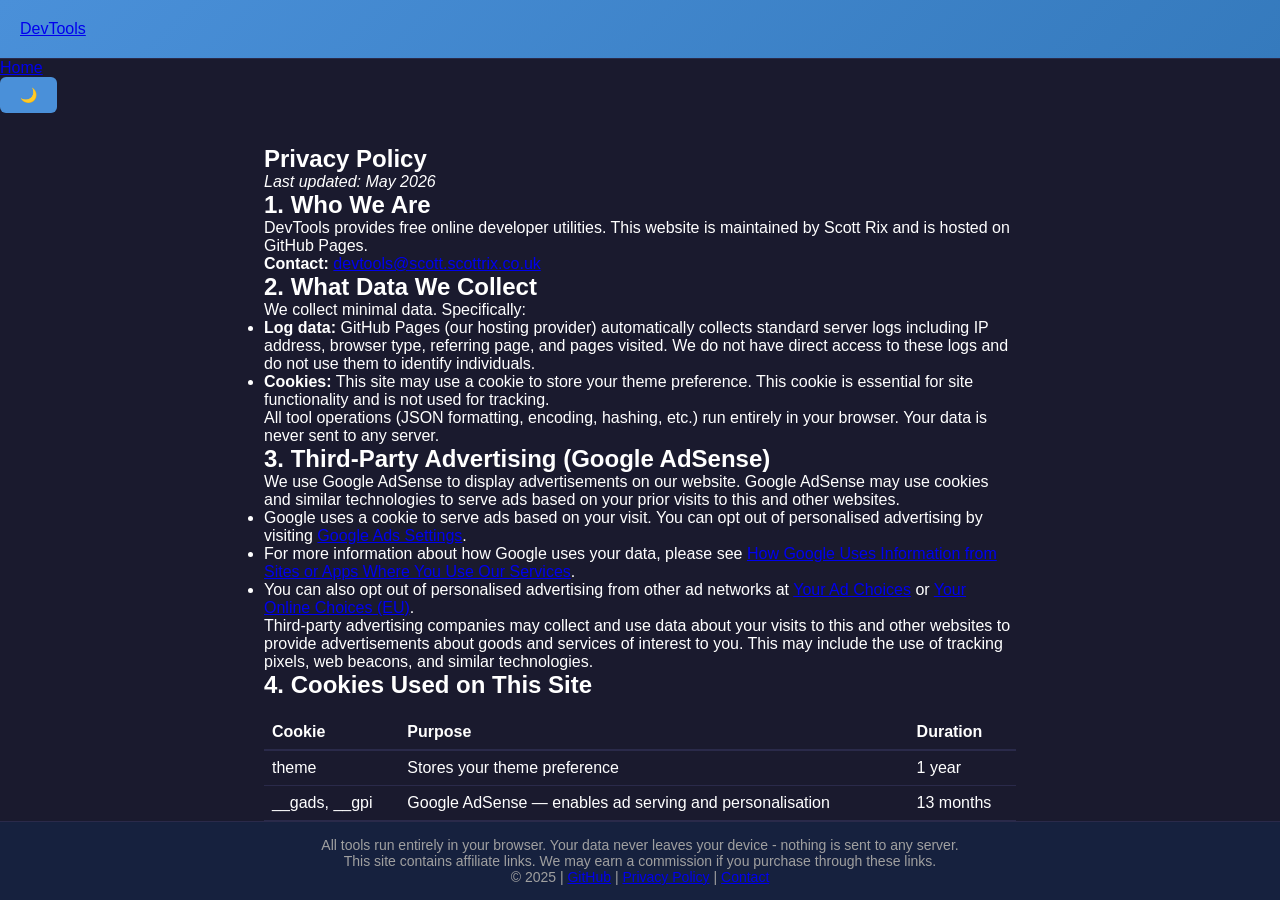
<file: privacy.html>
<!DOCTYPE html>
<html lang="en">
<head>
<meta charset="UTF-8">
<meta name="viewport" content="width=device-width, initial-scale=1.0">
<title>Privacy Policy - DevTools</title>
<meta name="description" content="Privacy policy for DevTools, including information about cookies, data collection, and third-party advertising.">
<meta name="robots" content="noindex">
<link rel="canonical" href="https://scottrix.github.io/devtools/privacy.html">
<link rel="stylesheet" href="styles.css">
</head>
<body>
<header class="site-header">
<div class="header-content">
<a href="index.html" class="logo">DevTools</a>
<nav class="nav">
<a href="index.html">Home</a>
</nav>
<button id="theme-toggle" class="theme-btn">🌙</button>
</div>
</header>
<main class="content" style="max-width:800px;margin:0 auto;padding:2rem 1.5rem;">
<article>
<h1>Privacy Policy</h1>
<p><em>Last updated: May 2026</em></p>

<h2>1. Who We Are</h2>
<p>DevTools provides free online developer utilities. This website is maintained by Scott Rix and is hosted on GitHub Pages.</p>
<p><strong>Contact:</strong> <a href="mailto:devtools@scott.scottrix.co.uk">devtools@scott.scottrix.co.uk</a></p>

<h2>2. What Data We Collect</h2>
<p>We collect minimal data. Specifically:</p>
<ul>
<li><strong>Log data:</strong> GitHub Pages (our hosting provider) automatically collects standard server logs including IP address, browser type, referring page, and pages visited. We do not have direct access to these logs and do not use them to identify individuals.</li>
<li><strong>Cookies:</strong> This site may use a cookie to store your theme preference. This cookie is essential for site functionality and is not used for tracking.</li>
</ul>
<p>All tool operations (JSON formatting, encoding, hashing, etc.) run entirely in your browser. Your data is never sent to any server.</p>

<h2>3. Third-Party Advertising (Google AdSense)</h2>
<p>We use Google AdSense to display advertisements on our website. Google AdSense may use cookies and similar technologies to serve ads based on your prior visits to this and other websites.</p>
<ul>
<li>Google uses a cookie to serve ads based on your visit. You can opt out of personalised advertising by visiting <a href="https://www.google.com/settings/ads" target="_blank" rel="noopener">Google Ads Settings</a>.</li>
<li>For more information about how Google uses your data, please see <a href="https://policies.google.com/technologies/ads" target="_blank" rel="noopener">How Google Uses Information from Sites or Apps Where You Use Our Services</a>.</li>
<li>You can also opt out of personalised advertising from other ad networks at <a href="https://optout.aboutads.info/" target="_blank" rel="noopener">Your Ad Choices</a> or <a href="https://www.youronlinechoices.com/" target="_blank" rel="noopener">Your Online Choices (EU)</a>.</li>
</ul>
<p>Third-party advertising companies may collect and use data about your visits to this and other websites to provide advertisements about goods and services of interest to you. This may include the use of tracking pixels, web beacons, and similar technologies.</p>

<h2>4. Cookies Used on This Site</h2>
<table style="width:100%;border-collapse:collapse;margin:1rem 0;">
<thead>
<tr style="border-bottom:2px solid var(--border, #38444d);">
<th style="text-align:left;padding:0.5rem;">Cookie</th>
<th style="text-align:left;padding:0.5rem;">Purpose</th>
<th style="text-align:left;padding:0.5rem;">Duration</th>
</tr>
</thead>
<tbody>
<tr style="border-bottom:1px solid var(--border, #38444d);">
<td style="padding:0.5rem;">theme</td>
<td style="padding:0.5rem;">Stores your theme preference</td>
<td style="padding:0.5rem;">1 year</td>
</tr>
<tr style="border-bottom:1px solid var(--border, #38444d);">
<td style="padding:0.5rem;">__gads, __gpi</td>
<td style="padding:0.5rem;">Google AdSense — enables ad serving and personalisation</td>
<td style="padding:0.5rem;">13 months</td>
</tr>
<tr style="border-bottom:1px solid var(--border, #38444d);">
<td style="padding:0.5rem;">IDE, DSID</td>
<td style="padding:0.5rem;">Google DoubleClick — ad targeting and measurement</td>
<td style="padding:0.5rem;">1–2 weeks</td>
</tr>
<tr style="border-bottom:1px solid var(--border, #38444d);">
<td style="padding:0.5rem;">NID</td>
<td style="padding:0.5rem;">Google — enables ad preferences and security</td>
<td style="padding:0.5rem;">6 months</td>
</tr>
</tbody>
</table>

<h2>5. How We Protect Your Data</h2>
<p>This site is hosted on GitHub Pages, which provides HTTPS encryption for all connections. All tools run client-side — no data you input into any tool is transmitted to our servers or any third party.</p>

<h2>6. Your Rights</h2>
<p>Under GDPR (for EU/EEA users) and the UK Data Protection Act 2018, you have the right to:</p>
<ul>
<li>Access any personal data we hold about you</li>
<li>Request deletion of your personal data</li>
<li>Object to processing of your personal data</li>
<li>Withdraw consent for cookie-based advertising</li>
</ul>
<p>To exercise any of these rights, contact us at <a href="mailto:devtools@scott.scottrix.co.uk">devtools@scott.scottrix.co.uk</a>.</p>

<h2>7. Changes to This Policy</h2>
<p>We may update this privacy policy from time to time. Any changes will be posted on this page with an updated revision date.</p>

<h2>8. Contact</h2>
<p>If you have any questions about this privacy policy or our data practices, please contact:</p>
<p>Email: <a href="mailto:devtools@scott.scottrix.co.uk">devtools@scott.scottrix.co.uk</a></p>
<h2>10. Affiliate Links and Disclosure</h2>
<p>Some links on this site are affiliate links, meaning we may earn a small commission if you make a purchase through them — at no extra cost to you. This includes links to Amazon products and our email partner, Fastmail. We only recommend products and services we genuinely believe are useful. Affiliate income helps us keep DevTools free for all developers.</p>

</article>
</main>
<footer class="site-footer">
<p>All tools run entirely in your browser. Your data never leaves your device - nothing is sent to any server.</p>
<p>This site contains affiliate links. We may earn a commission if you purchase through these links.</p>
<p>&copy; 2025 | <a href="https://github.com/scottrix/devtools">GitHub</a> | <a href="privacy.html">Privacy Policy</a> | <a href="mailto:devtools@scott.scottrix.co.uk">Contact</a></p>
</footer>
</body>
</html>
</file>
<file: styles.css>
:root {
    --primary: #4A90D9;
    --primary-dark: #357ABD;
    --secondary: #2C3E50;
    --accent: #E74C3C;
    --bg-dark: #1a1a2e;
    --bg-light: #16213e;
    --bg-card: #0f3460;
    --text-primary: #ffffff;
    --text-secondary: #a0a0a0;
    --success: #27ae60;
    --warning: #f39c12;
    --error: #e74c3c;
    --border: #2a2a4a;
}

:root.light-mode {
    --bg-dark: #f5f5f5;
    --bg-light: #ffffff;
    --bg-card: #e8e8e8;
    --text-primary: #1a1a2e;
    --text-secondary: #555555;
    --border: #d0d0d0;
}

* {
    margin: 0;
    padding: 0;
    box-sizing: border-box;
}

html, body {
    font-family: -apple-system, BlinkMacSystemFont, 'Segoe UI', Roboto, Oxygen, Ubuntu, sans-serif;
    background: var(--bg-dark);
    color: var(--text-primary);
    height: 100%;
    margin: 0;
    padding: 0;
    overflow: hidden;
}

body {
    display: flex;
    flex-direction: column;
}

.app-layout {
    display: flex;
    flex: 1;
    overflow: hidden;
}

.sidebar {
    width: 280px;
    min-width: 280px;
    max-width: 280px;
    background: var(--bg-light);
    border-right: 1px solid var(--border);
    overflow-y: auto;
    display: flex;
    flex-direction: column;
    flex-shrink: 0;
}

.logo {
    padding: 20px;
    border-bottom: 1px solid var(--border);
    background: linear-gradient(135deg, var(--primary), var(--primary-dark));
    display: flex;
    justify-content: space-between;
    align-items: center;
}

.logo h1 {
    font-size: 24px;
    font-weight: 700;
    color: white;
}

.scottrix-home-link {
    color: rgba(255, 255, 255, 0.7);
    font-size: 13px;
    font-weight: 600;
    text-decoration: none;
    padding: 4px 8px;
    border-radius: 4px;
    transition: background 0.2s, color 0.2s;
}
.scottrix-home-link:hover {
    background: rgba(255, 255, 255, 0.15);
    color: white;
}

.theme-toggle {
    background: rgba(255,255,255,0.2);
    border: none;
    border-radius: 50%;
    width: 40px;
    height: 40px;
    cursor: pointer;
    display: flex;
    align-items: center;
    justify-content: center;
    font-size: 20px;
    transition: all 0.3s;
    padding: 0;
}

.theme-toggle:hover {
    background: rgba(255,255,255,0.3);
    transform: scale(1.1);
}

.sidebar-footer {
    padding: 15px 20px;
    border-top: 1px solid var(--border);
    background: var(--bg-dark);
    margin-top: auto;
    flex-shrink: 0;
}

.contact-link {
    display: flex;
    align-items: center;
    gap: 10px;
    color: var(--text-secondary);
    text-decoration: none;
    font-size: 14px;
    transition: color 0.2s;
}

.contact-link:hover {
    color: var(--primary);
}

.contact-link svg {
    width: 18px;
    height: 18px;
}

.nav-categories {
    list-style: none;
    padding: 10px 0;
    flex: 1;
    overflow-y: auto;
}

.category {
    margin-bottom: 5px;
}

.category-header {
    display: flex;
    align-items: center;
    padding: 12px 20px;
    cursor: pointer;
    transition: background 0.2s;
    gap: 10px;
}

.category-header:hover {
    background: var(--bg-card);
}

.category-header .icon {
    font-size: 18px;
}

.category-header .arrow {
    margin-left: auto;
    font-size: 12px;
    transition: transform 0.2s;
}

.category-header.active .arrow {
    transform: rotate(180deg);
}

.nav-items {
    list-style: none;
    max-height: 0;
    overflow: hidden;
    transition: max-height 0.3s ease;
    background: var(--bg-dark);
}

.nav-items.show {
    max-height: 500px;
}

.nav-items li a {
    display: block;
    padding: 10px 20px 10px 50px;
    color: var(--text-secondary);
    text-decoration: none;
    font-size: 14px;
    transition: all 0.2s;
}

.nav-items li a:hover,
.nav-items li a.active {
    color: var(--text-primary);
    background: var(--bg-card);
    border-left: 3px solid var(--primary);
}

.content {
    flex: 1;
    padding: 30px;
    overflow-y: auto;
    background: var(--bg-dark);
}

.site-footer {
    padding: 15px 30px;
    background: var(--bg-light);
    border-top: 1px solid var(--border);
    text-align: center;
    color: var(--text-secondary);
    font-size: 14px;
    flex-shrink: 0;
}

.site-footer p {
    margin: 0;
}

.tool-panel {
    display: none;
    animation: fadeIn 0.3s ease;
}

.tool-panel.active {
    display: block;
}

@keyframes fadeIn {
    from { opacity: 0; transform: translateY(10px); }
    to { opacity: 1; transform: translateY(0); }
}

.tool-panel h2 {
    font-size: 28px;
    margin-bottom: 25px;
    color: var(--text-primary);
    border-bottom: 2px solid var(--primary);
    padding-bottom: 10px;
}

.tool-container {
    background: var(--bg-light);
    border-radius: 12px;
    padding: 25px;
    border: 1px solid var(--border);
}

.input-section {
    margin-bottom: 20px;
}

.input-section label,
.output-section label,
.form-row label {
    display: block;
    margin-bottom: 8px;
    color: var(--text-secondary);
    font-weight: 500;
}

textarea,
input[type="text"],
input[type="number"],
input[type="datetime-local"],
select {
    width: 100%;
    padding: 12px 15px;
    background: var(--bg-dark);
    border: 1px solid var(--border);
    border-radius: 8px;
    color: var(--text-primary);
    font-size: 14px;
    font-family: 'Fira Code', 'Monaco', 'Consolas', monospace;
    resize: vertical;
    transition: border-color 0.2s;
}

textarea:focus,
input:focus,
select:focus {
    outline: none;
    border-color: var(--primary);
}

textarea {
    min-height: 120px;
}

.button-group {
    display: flex;
    flex-wrap: wrap;
    gap: 10px;
    margin: 20px 0;
}

.button-group.vertical {
    flex-direction: column;
}

button {
    padding: 10px 20px;
    background: var(--primary);
    color: white;
    border: none;
    border-radius: 6px;
    cursor: pointer;
    font-size: 14px;
    font-weight: 500;
    transition: all 0.2s;
}

button:hover {
    background: var(--primary-dark);
    transform: translateY(-1px);
}

button:active {
    transform: translateY(0);
}

.output-section {
    margin-top: 20px;
}

.copy-btn {
    margin-top: 10px;
    padding: 8px 16px;
    background: var(--secondary);
}

.copy-btn:hover {
    background: var(--primary-dark);
}

.copy-btn-sm {
    padding: 5px 10px;
    font-size: 12px;
    background: var(--secondary);
    margin-left: 10px;
    flex-shrink: 0;
}

.checkbox-group {
    display: flex;
    flex-wrap: wrap;
    gap: 15px;
    margin: 15px 0;
}

.checkbox-group label {
    display: flex;
    align-items: center;
    gap: 8px;
    cursor: pointer;
    color: var(--text-secondary);
}

.checkbox-group input[type="checkbox"] {
    width: 18px;
    height: 18px;
    accent-color: var(--primary);
}

.form-row {
    margin-bottom: 15px;
    display: flex;
    align-items: center;
    gap: 10px;
}

.form-row label {
    min-width: 120px;
    margin-bottom: 0;
}

.form-row input[type="text"],
.form-row input[type="number"],
.form-row input[type="datetime-local"],
.form-row select {
    flex: 1;
}

.status-message {
    padding: 10px 15px;
    border-radius: 6px;
    margin: 10px 0;
    font-size: 14px;
}

.status-message.success {
    background: rgba(39, 174, 96, 0.2);
    color: var(--success);
    border: 1px solid var(--success);
}

.status-message.error {
    background: rgba(231, 76, 60, 0.2);
    color: var(--error);
    border: 1px solid var(--error);
}

.diff-container {
    display: flex;
    gap: 20px;
}

.diff-panel {
    flex: 1;
}

.diff-panel textarea {
    height: 200px;
}

.diff-output {
    background: var(--bg-dark);
    border-radius: 8px;
    padding: 20px;
    font-family: monospace;
    white-space: pre-wrap;
    overflow-x: auto;
    border: 1px solid var(--border);
    min-height: 200px;
}

.diff-output .added {
    background: rgba(39, 174, 96, 0.3);
}

.diff-output .removed {
    background: rgba(231, 76, 60, 0.3);
}

.regex-output {
    background: var(--bg-dark);
    border-radius: 8px;
    padding: 20px;
    border: 1px solid var(--border);
}

.matches-section h4 {
    margin-bottom: 10px;
    color: var(--text-secondary);
}

#regex-matches {
    font-family: monospace;
}

#regex-matches .match {
    display: inline-block;
    background: var(--primary);
    padding: 2px 8px;
    border-radius: 4px;
    margin: 2px;
    font-size: 14px;
}

.color-preview-section {
    display: flex;
    align-items: center;
    gap: 20px;
    margin-bottom: 20px;
}

.color-preview {
    width: 100px;
    height: 100px;
    border-radius: 12px;
    border: 3px solid var(--border);
    background: var(--primary);
}

input[type="color"] {
    width: 60px;
    height: 40px;
    border: none;
    border-radius: 8px;
    cursor: pointer;
}

.converter-grid {
    display: grid;
    grid-template-columns: repeat(auto-fit, minmax(200px, 1fr));
    gap: 20px;
    margin-bottom: 20px;
}

.converter-col {
    background: var(--bg-dark);
    padding: 15px;
    border-radius: 8px;
}

.converter-col h4 {
    margin-bottom: 10px;
    color: var(--text-secondary);
}

.converter-col input {
    margin-bottom: 10px;
}

.grid-controls {
    display: grid;
    grid-template-columns: repeat(auto-fit, minmax(150px, 1fr));
    gap: 15px;
    margin-bottom: 20px;
}

.grid-preview {
    display: grid;
    gap: 10px;
    margin: 20px 0;
    padding: 20px;
    background: var(--bg-dark);
    border-radius: 8px;
}

.grid-preview .grid-item {
    background: var(--primary);
    padding: 20px;
    border-radius: 6px;
    text-align: center;
    color: white;
    font-weight: 500;
}

.stats-row {
    display: flex;
    gap: 30px;
    padding: 15px;
    background: var(--bg-dark);
    border-radius: 8px;
    margin: 15px 0;
}

.stats-row span {
    color: var(--text-secondary);
}

.stats-row strong {
    color: var(--primary);
}

.markdown-container {
    display: grid;
    grid-template-columns: 1fr 1fr;
    gap: 20px;
}

.markdown-panel {
    display: flex;
    flex-direction: column;
}

.markdown-panel textarea {
    flex: 1;
    min-height: 400px;
}

.markdown-preview-area {
    flex: 1;
    background: var(--bg-dark);
    border-radius: 8px;
    padding: 20px;
    min-height: 400px;
    overflow-y: auto;
    border: 1px solid var(--border);
}

.markdown-preview-area h1 { font-size: 2em; margin: 0.67em 0; }
.markdown-preview-area h2 { font-size: 1.5em; margin: 0.83em 0; }
.markdown-preview-area h3 { font-size: 1.17em; margin: 1em 0; }
.markdown-preview-area p { margin: 1em 0; }
.markdown-preview-area code { 
    background: var(--bg-card); 
    padding: 2px 6px; 
    border-radius: 4px; 
    font-family: monospace;
}
.markdown-preview-area pre { 
    background: var(--bg-card); 
    padding: 15px; 
    border-radius: 8px; 
    overflow-x: auto; 
}
.markdown-preview-area pre code { background: none; padding: 0; }
.markdown-preview-area ul, .markdown-preview-area ol { 
    margin: 1em 0; 
    padding-left: 2em; 
}
.markdown-preview-area a { color: var(--primary); }
.markdown-preview-area blockquote { 
    border-left: 4px solid var(--primary); 
    padding-left: 1em; 
    margin: 1em 0;
    color: var(--text-secondary);
}

.password-options {
    background: var(--bg-dark);
    padding: 20px;
    border-radius: 8px;
    margin-bottom: 20px;
}

input[type="range"] {
    -webkit-appearance: none;
    width: 100%;
    height: 8px;
    background: var(--bg-card);
    border-radius: 4px;
    outline: none;
}

input[type="range"]::-webkit-slider-thumb {
    -webkit-appearance: none;
    width: 20px;
    height: 20px;
    background: var(--primary);
    border-radius: 50%;
    cursor: pointer;
}

.password-display {
    display: flex;
    gap: 10px;
}

.password-display input {
    flex: 1;
}

.strength-meter {
    margin-top: 15px;
}

.strength-bar {
    height: 8px;
    background: var(--bg-card);
    border-radius: 4px;
    margin-bottom: 5px;
    overflow: hidden;
}

.strength-bar::before {
    content: '';
    display: block;
    height: 100%;
    transition: width 0.3s, background 0.3s;
}

.strength-bar.weak::before { width: 25%; background: var(--error); }
.strength-bar.fair::before { width: 50%; background: var(--warning); }
.strength-bar.good::before { width: 75%; background: #f1c40f; }
.strength-bar.strong::before { width: 100%; background: var(--success); }

.hash-results {
    background: var(--bg-dark);
    padding: 20px;
    border-radius: 8px;
}

.hash-results .form-row {
    margin-bottom: 10px;
}

.jwt-sections {
    display: grid;
    grid-template-columns: 1fr 1fr;
    gap: 20px;
    margin-top: 20px;
}

.jwt-section {
    background: var(--bg-dark);
    padding: 15px;
    border-radius: 8px;
}

.jwt-section h4 {
    margin-bottom: 10px;
    color: var(--text-secondary);
}

.jwt-section textarea {
    min-height: 100px;
}

.bitwise-inputs {
    background: var(--bg-dark);
    padding: 20px;
    border-radius: 8px;
    margin-bottom: 20px;
}

.table-container {
    overflow-x: auto;
    margin-bottom: 30px;
}

.big-o-table {
    width: 100%;
    border-collapse: collapse;
    background: var(--bg-dark);
    border-radius: 8px;
    overflow: hidden;
}

.big-o-table th,
.big-o-table td {
    padding: 12px 15px;
    text-align: left;
    border-bottom: 1px solid var(--border);
}

.big-o-table th {
    background: var(--bg-card);
    color: var(--primary);
    font-weight: 600;
}

.big-o-table tr:hover td {
    background: var(--bg-card);
}

.big-o-table td:first-child {
    font-weight: 500;
}

.prime-section {
    background: var(--bg-dark);
    padding: 20px;
    border-radius: 8px;
    margin-top: 20px;
}

.result-display {
    padding: 15px;
    background: var(--bg-card);
    border-radius: 8px;
    margin-top: 15px;
    font-size: 16px;
    text-align: center;
}

.cron-builder {
    display: grid;
    grid-template-columns: repeat(2, 1fr);
    gap: 15px;
    background: var(--bg-dark);
    padding: 20px;
    border-radius: 8px;
}

.next-runs {
    background: var(--bg-dark);
    padding: 15px;
    border-radius: 8px;
    font-family: monospace;
}

.next-runs div {
    padding: 5px 0;
    border-bottom: 1px solid var(--border);
}

.ip-results {
    background: var(--bg-dark);
    padding: 20px;
    border-radius: 8px;
    margin-top: 20px;
}

.http-status-list {
    max-height: 600px;
    overflow-y: auto;
}

.http-status-item {
    padding: 15px;
    background: var(--bg-dark);
    border-radius: 8px;
    margin-bottom: 10px;
    cursor: pointer;
    transition: all 0.2s;
}

.http-status-item:hover {
    background: var(--bg-card);
}

.http-status-item .code {
    font-size: 24px;
    font-weight: bold;
    margin-right: 15px;
}

.http-status-item .name {
    font-size: 16px;
}

.http-status-item .description {
    color: var(--text-secondary);
    font-size: 13px;
    margin-top: 5px;
}

.http-status-item.info .code { color: #3498db; }
.http-status-item.success .code { color: var(--success); }
.http-status-item.redirect .code { color: #9b59b6; }
.http-status-item.client-error .code { color: var(--warning); }
.http-status-item.server-error .code { color: var(--error); }

.feature-grid {
    display: grid;
    grid-template-columns: repeat(auto-fit, minmax(280px, 1fr));
    gap: 20px;
    margin-top: 30px;
}

.feature-card {
    background: var(--bg-light);
    padding: 25px;
    border-radius: 12px;
    border: 1px solid var(--border);
    text-align: center;
    transition: all 0.3s;
    cursor: pointer;
}

.feature-card:hover {
    transform: translateY(-5px);
    border-color: var(--primary);
    box-shadow: 0 4px 15px rgba(74, 144, 217, 0.2);
}

.welcome-msg {
    margin-bottom: 20px;
}

.welcome-msg-mobile {
    display: none;
}

@media (max-width: 768px) {
    .welcome-msg-desktop {
        display: none;
    }
    
    .welcome-msg-mobile {
        display: block;
        text-align: center;
        padding: 0 20px;
    }
}

.feature-icon {
    font-size: 48px;
    display: block;
    margin-bottom: 15px;
}

.feature-card h3 {
    margin-bottom: 10px;
    color: var(--text-primary);
}

.feature-card p {
    color: var(--text-secondary);
    font-size: 14px;
}

.flag-checkboxes {
    display: flex;
    gap: 20px;
}

.flag-checkboxes label {
    display: flex;
    align-items: center;
    gap: 8px;
    cursor: pointer;
}

.mobile-menu-btn {
    display: none;
    position: fixed;
    top: 15px;
    left: 15px;
    z-index: 1001;
    background: var(--primary);
    color: white;
    border: none;
    border-radius: 8px;
    width: 44px;
    height: 44px;
    font-size: 24px;
    cursor: pointer;
    box-shadow: 0 2px 8px rgba(0,0,0,0.3);
}

.sidebar-overlay {
    display: none;
    position: fixed;
    top: 0;
    left: 0;
    right: 0;
    bottom: 0;
    background: rgba(0,0,0,0.5);
    z-index: 999;
}

@media (max-width: 768px) {
    .mobile-menu-btn {
        display: flex;
        align-items: center;
        justify-content: center;
    }

    .sidebar {
        width: 280px;
        transform: translateX(-100%);
        transition: transform 0.3s ease;
        position: fixed;
        z-index: 1000;
    }

    .sidebar.open {
        transform: translateX(0);
    }

    .sidebar-overlay.active {
        display: block;
    }

    .content {
        height: auto;
        min-height: calc(100vh - 60px);
        padding-top: 70px;
        padding-bottom: 20px;
    }

    body {
        flex-direction: column;
        overflow: auto;
    }

    .app-layout {
        flex-direction: column;
    }
    
    .site-footer {
        padding: 12px 15px;
        font-size: 12px;
    }

    .markdown-container, .diff-container {
        grid-template-columns: 1fr;
    }

    .jwt-sections {
        grid-template-columns: 1fr;
    }

    .cron-builder {
        grid-template-columns: 1fr;
    }

    .calculator-buttons {
        grid-template-columns: repeat(4, 1fr);
    }
}

.calculator-display {
    background: var(--bg-dark);
    padding: 20px;
    border-radius: 8px;
    margin-bottom: 15px;
}

.calculator-display input {
    font-size: 32px;
    text-align: right;
    background: transparent;
    border: none;
    color: var(--text-primary);
    padding: 10px 0;
}

.calc-history {
    font-size: 14px;
    color: var(--text-secondary);
    min-height: 20px;
}

.calculator-buttons {
    display: grid;
    grid-template-columns: repeat(4, 1fr);
    gap: 10px;
}

.calc-btn {
    padding: 18px;
    font-size: 20px;
    border-radius: 8px;
    background: var(--bg-dark);
    color: var(--text-primary);
    border: 1px solid var(--border);
    cursor: pointer;
    transition: all 0.2s;
}

.calc-btn:hover {
    background: var(--bg-card);
    border-color: var(--primary);
}

.calc-btn.clear {
    background: rgba(231, 76, 60, 0.2);
    color: var(--error);
}

.calc-btn.operator {
    background: rgba(74, 144, 217, 0.2);
    color: var(--primary);
}

.calc-btn.equals {
    background: var(--primary);
    color: white;
}

.calc-btn.zero {
    grid-column: span 1;
}

.calc-scientific {
    display: flex;
    flex-wrap: wrap;
    gap: 10px;
    margin-top: 15px;
}

.calc-scientific .calc-btn {
    padding: 12px 16px;
    font-size: 14px;
    flex: 1;
    min-width: 60px;
}

.ascii-filters {
    display: flex;
    flex-wrap: wrap;
    gap: 10px;
    margin: 15px 0 20px;
}

.ascii-filter {
    padding: 8px 16px;
    background: var(--bg-dark);
    border: 1px solid var(--border);
    color: var(--text-secondary);
    border-radius: 6px;
    cursor: pointer;
    transition: all 0.2s;
}

.ascii-filter:hover,
.ascii-filter.active {
    background: var(--primary);
    color: white;
    border-color: var(--primary);
}

.ascii-table {
    width: 100%;
    border-collapse: collapse;
    font-size: 14px;
}

.ascii-table th,
.ascii-table td {
    padding: 10px 12px;
    text-align: left;
    border-bottom: 1px solid var(--border);
}

.ascii-table th {
    background: var(--bg-card);
    color: var(--primary);
    font-weight: 600;
    position: sticky;
    top: 0;
}

.ascii-table tr:hover td {
    background: var(--bg-card);
}

.ascii-table .char-cell {
    font-family: monospace;
    font-size: 18px;
    text-align: center;
}

.ascii-table .control-char {
    color: var(--warning);
}

.ascii-table .printable-char {
    color: var(--success);
}

.ascii-table .extended-char {
    color: var(--primary);
}


.disclaimer-banner {
  background: var(--card-bg, #1e293b);
  border: 1px solid #ffad1f;
  border-radius: 8px;
  padding: 0.6rem 1rem;
  margin-bottom: 1rem;
  font-size: 0.85rem;
  color: var(--text-secondary, #94a3b8);
}
.disclaimer-banner a {
  color: var(--primary, #1da1f2);
  text-decoration: underline;
}

.affiliate-section {
  margin: 1.5rem 0 0;
  padding: 1rem;
  border-top: 1px solid var(--border, #334155);
}
.affiliate-section h3 {
  font-size: 0.9rem;
  color: var(--text-secondary, #94a3b8);
  margin-bottom: 0.6rem;
}
.affiliate-cards {
  display: grid;
  grid-template-columns: repeat(auto-fill, minmax(220px, 1fr));
  gap: 0.8rem;
}
 .affiliate-card {
   display: block;
   background: var(--card-bg, #1e293b);
   border: 1px solid var(--border, #334155);
   border-left: 3px solid #FF9900;
   border-radius: 8px;
   padding: 0.8rem;
   text-decoration: none;
   color: var(--text-primary, #e2e8f0);
   transition: border-color 0.2s, box-shadow 0.2s, transform 0.15s;
   box-shadow: 0 2px 8px rgba(0, 0, 0, 0.25);
 }
 .affiliate-card:hover {
   border-color: #FF9900;
   box-shadow: 0 4px 16px rgba(255, 153, 0, 0.2);
   transform: translateY(-1px);
 }
 .affiliate-card-title {
   font-size: 0.9rem;
   font-weight: 700;
   margin-bottom: 0.3rem;
 }
 .affiliate-card-desc {
   font-size: 0.8rem;
   color: var(--text-secondary, #94a3b8);
   line-height: 1.4;
 }
 .affiliate-card-store {
   font-size: 0.75rem;
   color: #FF9900;
   margin-top: 0.3rem;
   font-weight: 600;
   display: flex;
   align-items: center;
   gap: 0.3rem;
 }
 .affiliate-card-store img {
   height: 14px;
   width: auto;
   vertical-align: middle;
 }
 .affiliate-card-urgency {
   font-size: 0.65rem;
   color: var(--error, #e74c3c);
   margin-top: 0.2rem;
   font-weight: 600;
   text-transform: uppercase;
   letter-spacing: 0.5px;
 }
.affiliate-card[data-fastmail] .affiliate-card-icon {
  float: right;
  margin-left: 0.6rem;
  width: 50px;
  height: 50px;
  border-radius: 10px;
  flex-shrink: 0;
}
 .fastmail-topbar {
   display: block;
   margin-bottom: 12px;
   text-decoration: none;
 }
 .fastmail-topbar[hidden] {
   display: none !important;
 }
 .fastmail-topbar img {
   display: block;
   width: 100%;
   max-width: 970px;
   height: auto;
   border-radius: 8px;
   margin: 0 auto;
   transition: box-shadow 0.2s, transform 0.15s;
 }
 .fastmail-topbar:hover img {
   box-shadow: 0 4px 16px rgba(139,92,246,0.35);
   transform: translateY(-1px);
 }
 .fastmail-topbar-icon {
   width: 20px;
   height: 20px;
   vertical-align: middle;
 }
.fastmail-topbar-text {
  color: #e0e7ff;
  font-weight: 600;
}
.fastmail-topbar-cta {
  color: #a78bfa;
  font-size: 0.75rem;
}
.fastmail-trademark {
  font-size: 0.65rem;
  color: var(--text-secondary, #94a3b8);
  margin-top: 0.3rem;
  line-height: 1.3;
}
.affiliate-disclaimer {
  font-size: 0.75rem;
  color: var(--text-secondary, #94a3b8);
  margin-top: 0.6rem;
  line-height: 1.4;
}
.share-section { text-align: center; padding: 1.5rem 0; }
.share-buttons { display: flex; gap: 0.5rem; justify-content: center; flex-wrap: wrap; margin-top: 0.5rem; }
.share-btn { display: inline-block; padding: 0.4rem 0.9rem; border-radius: 4px; font-size: 0.8rem; font-weight: 600; text-decoration: none; color: #fff; transition: opacity 0.2s; }
.share-btn:hover { opacity: 0.85; }
.share-twitter { background: #1DA1F2; }
.share-facebook { background: #1877F2; }
.share-linkedin { background: #0A66C2; }
.share-whatsapp { background: #25D366; color: #fff; }
.share-copy { background: var(--card-bg, #1e293b); border: 1px solid var(--border, #334155); cursor: pointer; }
.related-topics .related-group { margin-bottom: 1rem; }
.related-topics h4 { font-size: 0.9rem; margin-bottom: 0.3rem; color: var(--text-secondary, #94a3b8); }
.related-topics ul { list-style: none; padding: 0; display: flex; flex-wrap: wrap; gap: 0.4rem; }
.related-topics li a { display: inline-block; padding: 0.25rem 0.6rem; background: var(--card-bg, #1e293b); border: 1px solid var(--border, #334155); border-radius: 4px; color: var(--text-primary, #e2e8f0); text-decoration: none; font-size: 0.8rem; transition: border-color 0.2s; }
.related-topics li a:hover { border-color: var(--primary, #4A90D9); }
</file>
<file: site/styles.css>
:root {
    --primary: #4A90D9;
    --primary-dark: #357ABD;
    --secondary: #2C3E50;
    --accent: #E74C3C;
    --bg-dark: #1a1a2e;
    --bg-light: #16213e;
    --bg-card: #0f3460;
    --text-primary: #ffffff;
    --text-secondary: #a0a0a0;
    --success: #27ae60;
    --warning: #f39c12;
    --error: #e74c3c;
    --border: #2a2a4a;
}

:root.light-mode {
    --bg-dark: #f5f5f5;
    --bg-light: #ffffff;
    --bg-card: #e8e8e8;
    --text-primary: #1a1a2e;
    --text-secondary: #555555;
    --border: #d0d0d0;
}

* {
    margin: 0;
    padding: 0;
    box-sizing: border-box;
}

html, body {
    font-family: -apple-system, BlinkMacSystemFont, 'Segoe UI', Roboto, Oxygen, Ubuntu, sans-serif;
    background: var(--bg-dark);
    color: var(--text-primary);
    height: 100%;
    margin: 0;
    padding: 0;
    overflow: hidden;
}

body {
    display: flex;
}

.sidebar {
    width: 280px;
    min-width: 280px;
    max-width: 280px;
    background: var(--bg-light);
    border-right: 1px solid var(--border);
    height: 100vh;
    overflow-y: auto;
    display: flex;
    flex-direction: column;
    flex-shrink: 0;
}

.logo {
    padding: 20px;
    border-bottom: 1px solid var(--border);
    background: linear-gradient(135deg, var(--primary), var(--primary-dark));
    display: flex;
    justify-content: space-between;
    align-items: center;
}

.logo h1 {
    font-size: 24px;
    font-weight: 700;
    color: white;
}

.theme-toggle {
    background: rgba(255,255,255,0.2);
    border: none;
    border-radius: 50%;
    width: 40px;
    height: 40px;
    cursor: pointer;
    display: flex;
    align-items: center;
    justify-content: center;
    font-size: 20px;
    transition: all 0.3s;
    padding: 0;
}

.theme-toggle:hover {
    background: rgba(255,255,255,0.3);
    transform: scale(1.1);
}

.sidebar-footer {
    padding: 15px 20px;
    border-top: 1px solid var(--border);
    background: var(--bg-dark);
    margin-top: auto;
    flex-shrink: 0;
}

.contact-link {
    display: flex;
    align-items: center;
    gap: 10px;
    color: var(--text-secondary);
    text-decoration: none;
    font-size: 14px;
    transition: color 0.2s;
}

.contact-link:hover {
    color: var(--primary);
}

.contact-link svg {
    width: 18px;
    height: 18px;
}

.nav-categories {
    list-style: none;
    padding: 10px 0;
    flex: 1;
    overflow-y: auto;
}

.category {
    margin-bottom: 5px;
}

.category-header {
    display: flex;
    align-items: center;
    padding: 12px 20px;
    cursor: pointer;
    transition: background 0.2s;
    gap: 10px;
}

.category-header:hover {
    background: var(--bg-card);
}

.category-header .icon {
    font-size: 18px;
}

.category-header .arrow {
    margin-left: auto;
    font-size: 12px;
    transition: transform 0.2s;
}

.category-header.active .arrow {
    transform: rotate(180deg);
}

.nav-items {
    list-style: none;
    max-height: 0;
    overflow: hidden;
    transition: max-height 0.3s ease;
    background: var(--bg-dark);
}

.nav-items.show {
    max-height: 500px;
}

.nav-items li a {
    display: block;
    padding: 10px 20px 10px 50px;
    color: var(--text-secondary);
    text-decoration: none;
    font-size: 14px;
    transition: all 0.2s;
}

.nav-items li a:hover,
.nav-items li a.active {
    color: var(--text-primary);
    background: var(--bg-card);
    border-left: 3px solid var(--primary);
}

.content {
    flex: 1;
    padding: 30px;
    height: 100vh;
    overflow-y: auto;
    background: var(--bg-dark);
}

.tool-panel {
    display: none;
    animation: fadeIn 0.3s ease;
}

.tool-panel.active {
    display: block;
}

@keyframes fadeIn {
    from { opacity: 0; transform: translateY(10px); }
    to { opacity: 1; transform: translateY(0); }
}

.tool-panel h2 {
    font-size: 28px;
    margin-bottom: 25px;
    color: var(--text-primary);
    border-bottom: 2px solid var(--primary);
    padding-bottom: 10px;
}

.tool-container {
    background: var(--bg-light);
    border-radius: 12px;
    padding: 25px;
    border: 1px solid var(--border);
}

.input-section {
    margin-bottom: 20px;
}

.input-section label,
.output-section label,
.form-row label {
    display: block;
    margin-bottom: 8px;
    color: var(--text-secondary);
    font-weight: 500;
}

textarea,
input[type="text"],
input[type="number"],
input[type="datetime-local"],
select {
    width: 100%;
    padding: 12px 15px;
    background: var(--bg-dark);
    border: 1px solid var(--border);
    border-radius: 8px;
    color: var(--text-primary);
    font-size: 14px;
    font-family: 'Fira Code', 'Monaco', 'Consolas', monospace;
    resize: vertical;
    transition: border-color 0.2s;
}

textarea:focus,
input:focus,
select:focus {
    outline: none;
    border-color: var(--primary);
}

textarea {
    min-height: 120px;
}

.button-group {
    display: flex;
    flex-wrap: wrap;
    gap: 10px;
    margin: 20px 0;
}

.button-group.vertical {
    flex-direction: column;
}

button {
    padding: 10px 20px;
    background: var(--primary);
    color: white;
    border: none;
    border-radius: 6px;
    cursor: pointer;
    font-size: 14px;
    font-weight: 500;
    transition: all 0.2s;
}

button:hover {
    background: var(--primary-dark);
    transform: translateY(-1px);
}

button:active {
    transform: translateY(0);
}

.output-section {
    margin-top: 20px;
}

.copy-btn {
    margin-top: 10px;
    padding: 8px 16px;
    background: var(--secondary);
}

.copy-btn:hover {
    background: var(--primary-dark);
}

.copy-btn-sm {
    padding: 5px 10px;
    font-size: 12px;
    background: var(--secondary);
    margin-left: 10px;
    flex-shrink: 0;
}

.checkbox-group {
    display: flex;
    flex-wrap: wrap;
    gap: 15px;
    margin: 15px 0;
}

.checkbox-group label {
    display: flex;
    align-items: center;
    gap: 8px;
    cursor: pointer;
    color: var(--text-secondary);
}

.checkbox-group input[type="checkbox"] {
    width: 18px;
    height: 18px;
    accent-color: var(--primary);
}

.form-row {
    margin-bottom: 15px;
    display: flex;
    align-items: center;
    gap: 10px;
}

.form-row label {
    min-width: 120px;
    margin-bottom: 0;
}

.form-row input[type="text"],
.form-row input[type="number"],
.form-row input[type="datetime-local"],
.form-row select {
    flex: 1;
}

.status-message {
    padding: 10px 15px;
    border-radius: 6px;
    margin: 10px 0;
    font-size: 14px;
}

.status-message.success {
    background: rgba(39, 174, 96, 0.2);
    color: var(--success);
    border: 1px solid var(--success);
}

.status-message.error {
    background: rgba(231, 76, 60, 0.2);
    color: var(--error);
    border: 1px solid var(--error);
}

.diff-container {
    display: flex;
    gap: 20px;
}

.diff-panel {
    flex: 1;
}

.diff-panel textarea {
    height: 200px;
}

.diff-output {
    background: var(--bg-dark);
    border-radius: 8px;
    padding: 20px;
    font-family: monospace;
    white-space: pre-wrap;
    overflow-x: auto;
    border: 1px solid var(--border);
    min-height: 200px;
}

.diff-output .added {
    background: rgba(39, 174, 96, 0.3);
}

.diff-output .removed {
    background: rgba(231, 76, 60, 0.3);
}

.regex-output {
    background: var(--bg-dark);
    border-radius: 8px;
    padding: 20px;
    border: 1px solid var(--border);
}

.matches-section h4 {
    margin-bottom: 10px;
    color: var(--text-secondary);
}

#regex-matches {
    font-family: monospace;
}

#regex-matches .match {
    display: inline-block;
    background: var(--primary);
    padding: 2px 8px;
    border-radius: 4px;
    margin: 2px;
    font-size: 14px;
}

.color-preview-section {
    display: flex;
    align-items: center;
    gap: 20px;
    margin-bottom: 20px;
}

.color-preview {
    width: 100px;
    height: 100px;
    border-radius: 12px;
    border: 3px solid var(--border);
    background: var(--primary);
}

input[type="color"] {
    width: 60px;
    height: 40px;
    border: none;
    border-radius: 8px;
    cursor: pointer;
}

.converter-grid {
    display: grid;
    grid-template-columns: repeat(auto-fit, minmax(200px, 1fr));
    gap: 20px;
    margin-bottom: 20px;
}

.converter-col {
    background: var(--bg-dark);
    padding: 15px;
    border-radius: 8px;
}

.converter-col h4 {
    margin-bottom: 10px;
    color: var(--text-secondary);
}

.converter-col input {
    margin-bottom: 10px;
}

.grid-controls {
    display: grid;
    grid-template-columns: repeat(auto-fit, minmax(150px, 1fr));
    gap: 15px;
    margin-bottom: 20px;
}

.grid-preview {
    display: grid;
    gap: 10px;
    margin: 20px 0;
    padding: 20px;
    background: var(--bg-dark);
    border-radius: 8px;
}

.grid-preview .grid-item {
    background: var(--primary);
    padding: 20px;
    border-radius: 6px;
    text-align: center;
    color: white;
    font-weight: 500;
}

.stats-row {
    display: flex;
    gap: 30px;
    padding: 15px;
    background: var(--bg-dark);
    border-radius: 8px;
    margin: 15px 0;
}

.stats-row span {
    color: var(--text-secondary);
}

.stats-row strong {
    color: var(--primary);
}

.markdown-container {
    display: grid;
    grid-template-columns: 1fr 1fr;
    gap: 20px;
}

.markdown-panel {
    display: flex;
    flex-direction: column;
}

.markdown-panel textarea {
    flex: 1;
    min-height: 400px;
}

.markdown-preview-area {
    flex: 1;
    background: var(--bg-dark);
    border-radius: 8px;
    padding: 20px;
    min-height: 400px;
    overflow-y: auto;
    border: 1px solid var(--border);
}

.markdown-preview-area h1 { font-size: 2em; margin: 0.67em 0; }
.markdown-preview-area h2 { font-size: 1.5em; margin: 0.83em 0; }
.markdown-preview-area h3 { font-size: 1.17em; margin: 1em 0; }
.markdown-preview-area p { margin: 1em 0; }
.markdown-preview-area code { 
    background: var(--bg-card); 
    padding: 2px 6px; 
    border-radius: 4px; 
    font-family: monospace;
}
.markdown-preview-area pre { 
    background: var(--bg-card); 
    padding: 15px; 
    border-radius: 8px; 
    overflow-x: auto; 
}
.markdown-preview-area pre code { background: none; padding: 0; }
.markdown-preview-area ul, .markdown-preview-area ol { 
    margin: 1em 0; 
    padding-left: 2em; 
}
.markdown-preview-area a { color: var(--primary); }
.markdown-preview-area blockquote { 
    border-left: 4px solid var(--primary); 
    padding-left: 1em; 
    margin: 1em 0;
    color: var(--text-secondary);
}

.password-options {
    background: var(--bg-dark);
    padding: 20px;
    border-radius: 8px;
    margin-bottom: 20px;
}

input[type="range"] {
    -webkit-appearance: none;
    width: 100%;
    height: 8px;
    background: var(--bg-card);
    border-radius: 4px;
    outline: none;
}

input[type="range"]::-webkit-slider-thumb {
    -webkit-appearance: none;
    width: 20px;
    height: 20px;
    background: var(--primary);
    border-radius: 50%;
    cursor: pointer;
}

.password-display {
    display: flex;
    gap: 10px;
}

.password-display input {
    flex: 1;
}

.strength-meter {
    margin-top: 15px;
}

.strength-bar {
    height: 8px;
    background: var(--bg-card);
    border-radius: 4px;
    margin-bottom: 5px;
    overflow: hidden;
}

.strength-bar::before {
    content: '';
    display: block;
    height: 100%;
    transition: width 0.3s, background 0.3s;
}

.strength-bar.weak::before { width: 25%; background: var(--error); }
.strength-bar.fair::before { width: 50%; background: var(--warning); }
.strength-bar.good::before { width: 75%; background: #f1c40f; }
.strength-bar.strong::before { width: 100%; background: var(--success); }

.hash-results {
    background: var(--bg-dark);
    padding: 20px;
    border-radius: 8px;
}

.hash-results .form-row {
    margin-bottom: 10px;
}

.jwt-sections {
    display: grid;
    grid-template-columns: 1fr 1fr;
    gap: 20px;
    margin-top: 20px;
}

.jwt-section {
    background: var(--bg-dark);
    padding: 15px;
    border-radius: 8px;
}

.jwt-section h4 {
    margin-bottom: 10px;
    color: var(--text-secondary);
}

.jwt-section textarea {
    min-height: 100px;
}

.bitwise-inputs {
    background: var(--bg-dark);
    padding: 20px;
    border-radius: 8px;
    margin-bottom: 20px;
}

.table-container {
    overflow-x: auto;
    margin-bottom: 30px;
}

.big-o-table {
    width: 100%;
    border-collapse: collapse;
    background: var(--bg-dark);
    border-radius: 8px;
    overflow: hidden;
}

.big-o-table th,
.big-o-table td {
    padding: 12px 15px;
    text-align: left;
    border-bottom: 1px solid var(--border);
}

.big-o-table th {
    background: var(--bg-card);
    color: var(--primary);
    font-weight: 600;
}

.big-o-table tr:hover td {
    background: var(--bg-card);
}

.big-o-table td:first-child {
    font-weight: 500;
}

.prime-section {
    background: var(--bg-dark);
    padding: 20px;
    border-radius: 8px;
    margin-top: 20px;
}

.result-display {
    padding: 15px;
    background: var(--bg-card);
    border-radius: 8px;
    margin-top: 15px;
    font-size: 16px;
    text-align: center;
}

.cron-builder {
    display: grid;
    grid-template-columns: repeat(2, 1fr);
    gap: 15px;
    background: var(--bg-dark);
    padding: 20px;
    border-radius: 8px;
}

.next-runs {
    background: var(--bg-dark);
    padding: 15px;
    border-radius: 8px;
    font-family: monospace;
}

.next-runs div {
    padding: 5px 0;
    border-bottom: 1px solid var(--border);
}

.ip-results {
    background: var(--bg-dark);
    padding: 20px;
    border-radius: 8px;
    margin-top: 20px;
}

.http-status-list {
    max-height: 600px;
    overflow-y: auto;
}

.http-status-item {
    padding: 15px;
    background: var(--bg-dark);
    border-radius: 8px;
    margin-bottom: 10px;
    cursor: pointer;
    transition: all 0.2s;
}

.http-status-item:hover {
    background: var(--bg-card);
}

.http-status-item .code {
    font-size: 24px;
    font-weight: bold;
    margin-right: 15px;
}

.http-status-item .name {
    font-size: 16px;
}

.http-status-item .description {
    color: var(--text-secondary);
    font-size: 13px;
    margin-top: 5px;
}

.http-status-item.info .code { color: #3498db; }
.http-status-item.success .code { color: var(--success); }
.http-status-item.redirect .code { color: #9b59b6; }
.http-status-item.client-error .code { color: var(--warning); }
.http-status-item.server-error .code { color: var(--error); }

.feature-grid {
    display: grid;
    grid-template-columns: repeat(auto-fit, minmax(280px, 1fr));
    gap: 20px;
    margin-top: 30px;
}

.feature-card {
    background: var(--bg-light);
    padding: 25px;
    border-radius: 12px;
    border: 1px solid var(--border);
    text-align: center;
    transition: all 0.3s;
}

.feature-card:hover {
    transform: translateY(-5px);
    border-color: var(--primary);
}

.feature-icon {
    font-size: 48px;
    display: block;
    margin-bottom: 15px;
}

.feature-card h3 {
    margin-bottom: 10px;
    color: var(--text-primary);
}

.feature-card p {
    color: var(--text-secondary);
    font-size: 14px;
}

.flag-checkboxes {
    display: flex;
    gap: 20px;
}

.flag-checkboxes label {
    display: flex;
    align-items: center;
    gap: 8px;
    cursor: pointer;
}

@media (max-width: 768px) {
    .sidebar {
        width: 100%;
        height: auto;
        max-width: 100%;
    }

    .content {
        height: auto;
        min-height: 50vh;
    }

    body {
        flex-direction: column;
        overflow: auto;
    }

    .markdown-container, .diff-container {
        grid-template-columns: 1fr;
    }

    .jwt-sections {
        grid-template-columns: 1fr;
    }

    .cron-builder {
        grid-template-columns: 1fr;
    }

    .calculator-buttons {
        grid-template-columns: repeat(4, 1fr);
    }
}

.calculator-display {
    background: var(--bg-dark);
    padding: 20px;
    border-radius: 8px;
    margin-bottom: 15px;
}

.calculator-display input {
    font-size: 32px;
    text-align: right;
    background: transparent;
    border: none;
    color: var(--text-primary);
    padding: 10px 0;
}

.calc-history {
    font-size: 14px;
    color: var(--text-secondary);
    min-height: 20px;
}

.calculator-buttons {
    display: grid;
    grid-template-columns: repeat(4, 1fr);
    gap: 10px;
}

.calc-btn {
    padding: 18px;
    font-size: 20px;
    border-radius: 8px;
    background: var(--bg-dark);
    color: var(--text-primary);
    border: 1px solid var(--border);
    cursor: pointer;
    transition: all 0.2s;
}

.calc-btn:hover {
    background: var(--bg-card);
    border-color: var(--primary);
}

.calc-btn.clear {
    background: rgba(231, 76, 60, 0.2);
    color: var(--error);
}

.calc-btn.operator {
    background: rgba(74, 144, 217, 0.2);
    color: var(--primary);
}

.calc-btn.equals {
    background: var(--primary);
    color: white;
}

.calc-btn.zero {
    grid-column: span 1;
}

.calc-scientific {
    display: flex;
    flex-wrap: wrap;
    gap: 10px;
    margin-top: 15px;
}

.calc-scientific .calc-btn {
    padding: 12px 16px;
    font-size: 14px;
    flex: 1;
    min-width: 60px;
}

.ascii-filters {
    display: flex;
    flex-wrap: wrap;
    gap: 10px;
    margin: 15px 0 20px;
}

.ascii-filter {
    padding: 8px 16px;
    background: var(--bg-dark);
    border: 1px solid var(--border);
    color: var(--text-secondary);
    border-radius: 6px;
    cursor: pointer;
    transition: all 0.2s;
}

.ascii-filter:hover,
.ascii-filter.active {
    background: var(--primary);
    color: white;
    border-color: var(--primary);
}

.ascii-table {
    width: 100%;
    border-collapse: collapse;
    font-size: 14px;
}

.ascii-table th,
.ascii-table td {
    padding: 10px 12px;
    text-align: left;
    border-bottom: 1px solid var(--border);
}

.ascii-table th {
    background: var(--bg-card);
    color: var(--primary);
    font-weight: 600;
    position: sticky;
    top: 0;
}

.ascii-table tr:hover td {
    background: var(--bg-card);
}

.ascii-table .char-cell {
    font-family: monospace;
    font-size: 18px;
    text-align: center;
}

.ascii-table .control-char {
    color: var(--warning);
}

.ascii-table .printable-char {
    color: var(--success);
}

.ascii-table .extended-char {
    color: var(--primary);
}
</file>
